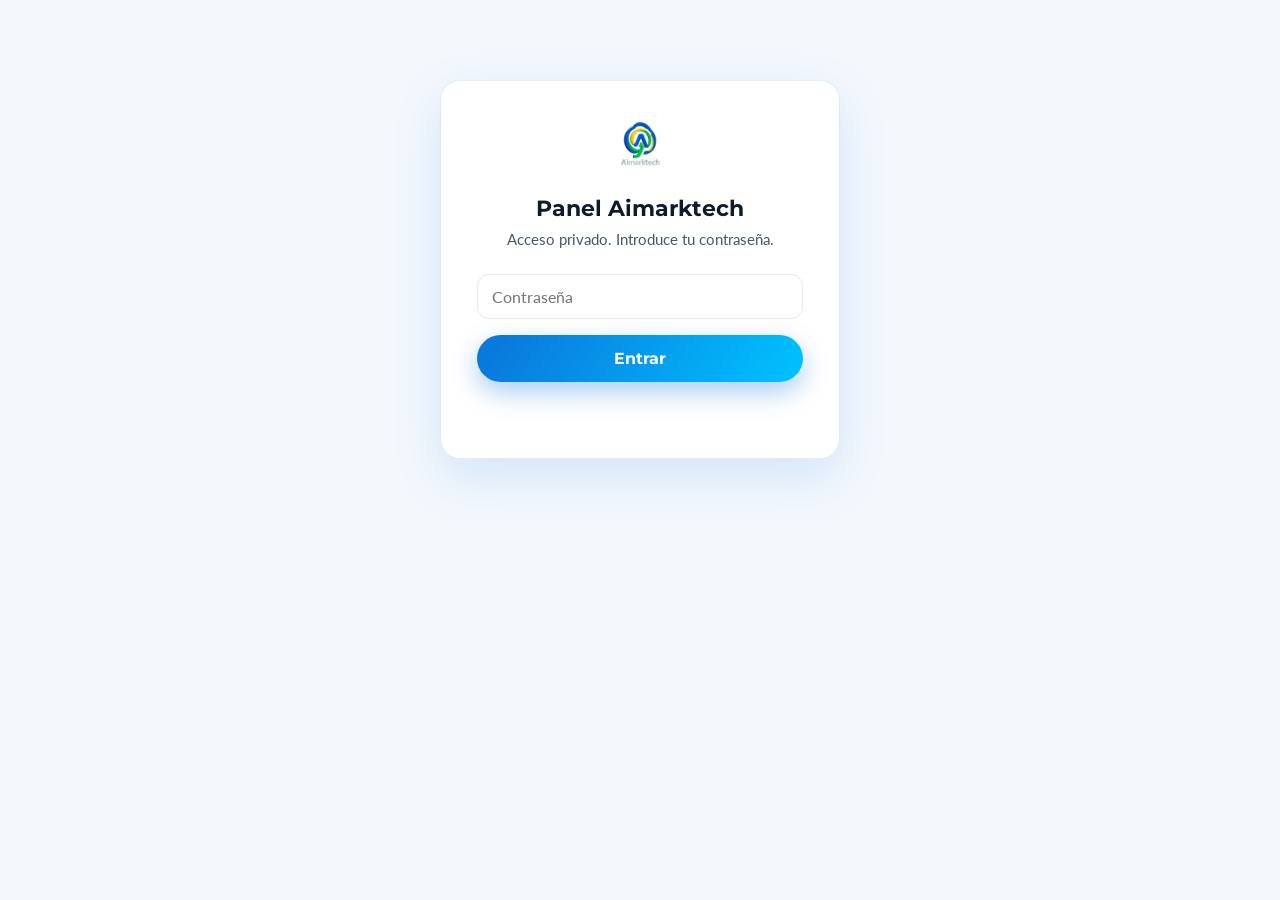
<file: admin.html>
<!DOCTYPE html>
<html lang="es-MX">
<head>
  <meta charset="UTF-8" />
  <meta name="viewport" content="width=device-width, initial-scale=1.0" />
  <title>Panel · Aimarktech</title>
  <meta name="robots" content="noindex, nofollow" />
  <link rel="icon" type="image/png" href="assets/logo.png" />

  <link rel="preconnect" href="https://fonts.googleapis.com" />
  <link rel="preconnect" href="https://fonts.gstatic.com" crossorigin />
  <link href="https://fonts.googleapis.com/css2?family=Lato:wght@400;700&family=Montserrat:wght@600;700;800;900&display=swap" rel="stylesheet" />

  <link rel="stylesheet" href="styles.css" />
  <link rel="stylesheet" href="assets/tools.css" />
  <style>
    body { background: var(--bg-soft); }
    .admin-wrap { width: min(1180px, 94%); margin: 36px auto 60px; }
    .admin-head { display: flex; align-items: flex-start; justify-content: space-between; flex-wrap: wrap; gap: 16px; margin-bottom: 8px; }
    .admin-head h1 { font-size: 1.7rem; font-weight: 900; display: flex; align-items: center; gap: 10px; }
    .admin-head .sub { color: var(--ink-soft); font-size: .95rem; margin-top: 2px; }
    .mode-badge { font-size: .84rem; margin-top: 8px; font-weight: 700; }
    .toolbar { display: flex; gap: 10px; flex-wrap: wrap; }
    .toolbar .btn { padding: 9px 16px; font-size: .9rem; }

    /* ---- KPIs ---- */
    .stats { display: grid; grid-template-columns: repeat(4, 1fr); gap: 14px; margin: 24px 0 14px; }
    .stat {
      background: #fff; border: 1px solid var(--line); border-radius: 16px; padding: 18px 20px;
      box-shadow: var(--shadow-sm); position: relative; overflow: hidden;
    }
    .stat::before { content: ""; position: absolute; left: 0; top: 0; bottom: 0; width: 4px; background: var(--grad); }
    .stat.is-star::before { background: linear-gradient(180deg, var(--green), var(--cyan)); }
    .stat .num { font-family: var(--font-head); font-weight: 900; font-size: 2rem; color: var(--ink); line-height: 1.1; }
    .stat.is-star .num { color: var(--green); }
    .stat .lbl { color: var(--ink-soft); font-size: .86rem; font-weight: 700; margin-top: 2px; }

    /* ---- Insights secundarios ---- */
    .insights { display: grid; grid-template-columns: repeat(3, 1fr); gap: 14px; margin-bottom: 22px; }
    .insight { background: #fff; border: 1px solid var(--line); border-radius: 14px; padding: 16px 18px; box-shadow: var(--shadow-sm); }
    .insight .ico { font-size: 1.2rem; }
    .insight .v { font-family: var(--font-head); font-weight: 800; font-size: 1.15rem; color: var(--ink); margin-top: 4px; }
    .insight .k { color: var(--ink-soft); font-size: .82rem; font-weight: 700; }

    /* ---- Gráfica de tendencia ---- */
    .panel-card { background: #fff; border: 1px solid var(--line); border-radius: 16px; padding: 20px 22px; box-shadow: var(--shadow-sm); margin-bottom: 22px; }
    .panel-card h3 { font-size: 1rem; font-weight: 800; margin-bottom: 4px; }
    .panel-card .muted { color: var(--ink-soft); font-size: .85rem; margin-bottom: 16px; }
    .trend { display: flex; align-items: flex-end; gap: 6px; height: 110px; }
    .trend .bar-wrap { flex: 1; display: flex; flex-direction: column; align-items: center; gap: 6px; height: 100%; justify-content: flex-end; }
    .trend .bar { width: 100%; max-width: 26px; min-height: 3px; border-radius: 6px 6px 0 0; background: var(--grad); transition: height .4s ease; }
    .trend .bar.zero { background: var(--line); }
    .trend .d { font-size: .66rem; color: var(--ink-soft); font-weight: 700; }

    /* ---- Controles ---- */
    .controls { display: flex; align-items: center; gap: 12px; flex-wrap: wrap; margin-bottom: 14px; }
    .tabs { display: inline-flex; background: #fff; border: 1px solid var(--line); border-radius: 50px; padding: 4px; gap: 2px; }
    .tab { border: none; background: transparent; padding: 8px 16px; border-radius: 50px; font-family: var(--font-head); font-weight: 800; font-size: .85rem; color: var(--ink-soft); cursor: pointer; transition: all .15s; }
    .tab.active { background: var(--grad); color: #fff; }
    .controls .spacer { flex: 1; }
    .ctrl-input, .ctrl-select { padding: 9px 14px; border: 1px solid var(--line); border-radius: 10px; font-family: var(--font-body); font-size: .9rem; background: #fff; color: var(--ink); }
    .ctrl-input { min-width: 220px; }

    /* ---- Tabla ---- */
    .lead-table { width: 100%; border-collapse: collapse; background: #fff; border-radius: 16px; overflow: hidden; box-shadow: var(--shadow-sm); }
    .lead-table th, .lead-table td { text-align: left; padding: 13px 16px; border-bottom: 1px solid var(--line); font-size: .92rem; vertical-align: top; }
    .lead-table th { background: var(--bg-soft); font-family: var(--font-head); font-weight: 800; color: var(--ink); white-space: nowrap; }
    .lead-table tr:last-child td { border-bottom: none; }
    .lead-table tbody tr { transition: background .12s; }
    .lead-table tbody tr:hover { background: var(--bg-soft); }
    .badge { display: inline-block; padding: 4px 11px; border-radius: 50px; font-size: .78rem; font-weight: 800; font-family: var(--font-head); white-space: nowrap; }
    .b-diag { background: rgba(10,116,218,.12); color: var(--blue); }
    .b-post { background: rgba(255,206,0,.18); color: #9a7b00; }
    .b-cita { background: rgba(40,167,69,.14); color: #1c7a33; }
    .score-pill { display: inline-block; padding: 2px 9px; border-radius: 50px; font-size: .74rem; font-weight: 800; font-family: var(--font-head); margin-left: 6px; }
    .score-hi { background: rgba(40,167,69,.16); color: #1c7a33; }
    .score-mid { background: rgba(255,206,0,.20); color: #9a7b00; }
    .score-lo { background: rgba(220,53,69,.14); color: #c02a39; }
    .row-actions { display: flex; gap: 6px; margin-top: 8px; flex-wrap: wrap; }
    .mini-btn { display: inline-flex; align-items: center; gap: 5px; padding: 5px 10px; border-radius: 8px; border: 1px solid var(--line); background: #fff; font-size: .78rem; font-weight: 700; font-family: var(--font-head); cursor: pointer; text-decoration: none; color: var(--ink); transition: all .12s; }
    .mini-btn:hover { border-color: var(--blue); color: var(--blue); }
    .mini-btn.wa:hover { border-color: var(--green); color: #1c7a33; }
    .contact-val { font-weight: 700; }
    .empty-state { text-align: center; padding: 56px 20px; color: var(--ink-soft); background: #fff; border: 1px solid var(--line); border-radius: 16px; }
    .empty-state .big { font-size: 3rem; display: block; margin-bottom: 12px; }

    /* ---- Login ---- */
    .login-box { max-width: 400px; margin: 80px auto; background: #fff; border: 1px solid var(--line); border-radius: 20px; padding: 36px; box-shadow: var(--shadow-md); text-align: center; }
    .login-box img { width: 56px; margin-bottom: 16px; }
    .login-box h1 { font-size: 1.4rem; margin-bottom: 6px; }
    .login-box p { color: var(--ink-soft); margin-bottom: 22px; font-size: .95rem; }
    .hidden { display: none !important; }
    .note-card { background: #fff; border: 1px dashed var(--blue); border-radius: 14px; padding: 18px; margin-top: 26px; font-size: .9rem; color: var(--ink-soft); }
    .note-card strong { color: var(--ink); }
    .note-card code { background: var(--bg-soft); border: 1px solid var(--line); padding: 2px 7px; border-radius: 6px; font-size: .85rem; }
    .toast { position: fixed; bottom: 26px; left: 50%; transform: translateX(-50%) translateY(20px); background: var(--ink); color: #fff; padding: 12px 22px; border-radius: 50px; font-weight: 700; font-size: .9rem; opacity: 0; pointer-events: none; transition: all .25s; z-index: 99; }
    .toast.show { opacity: 1; transform: translateX(-50%) translateY(0); }

    @media (max-width: 900px) {
      .stats { grid-template-columns: repeat(2, 1fr); }
      .insights { grid-template-columns: 1fr; }
    }
    @media (max-width: 760px) {
      .controls .ctrl-input { min-width: 0; flex: 1; }
      .lead-table thead { display: none; }
      .lead-table, .lead-table tbody, .lead-table tr, .lead-table td { display: block; width: 100%; }
      .lead-table tr { border-bottom: 8px solid var(--bg-soft); }
      .lead-table td { border: none; padding: 6px 16px; }
      .lead-table td::before { content: attr(data-l); font-weight: 800; font-family: var(--font-head); color: var(--ink-soft); display: block; font-size: .76rem; }
    }
  </style>
</head>
<body>

  <!-- LOGIN -->
  <div id="login" class="login-box">
    <img src="assets/logo.png" onerror="this.onerror=null;this.src='assets/logo.svg';" alt="Aimarktech" />
    <h1>Panel Aimarktech</h1>
    <p>Acceso privado. Introduce tu contraseña.</p>
    <form id="loginForm">
      <div class="tfield">
        <input type="password" id="pass" placeholder="Contraseña" autocomplete="current-password" />
      </div>
      <button class="btn btn-primary btn-block" type="submit">Entrar</button>
      <p class="form-status" id="loginStatus" style="color:#d33;"></p>
    </form>
  </div>

  <!-- PANEL -->
  <div id="panel" class="admin-wrap hidden">
    <div class="admin-head">
      <div>
        <h1>📊 Dashboard</h1>
        <p class="sub">Tu centro de control: prospectos, actividad y métricas de Aimarktech.</p>
        <p class="mode-badge" id="modeBadge"></p>
      </div>
      <div class="toolbar">
        <a href="herramientas" class="btn btn-ghost">← Herramientas</a>
        <button class="btn btn-ghost" id="btnExport">⬇️ Exportar</button>
        <button class="btn btn-primary" id="btnLogout">Salir</button>
      </div>
    </div>

    <!-- KPIs -->
    <div class="stats" id="stats"></div>

    <!-- Insights -->
    <div class="insights" id="insights"></div>

    <!-- Tendencia -->
    <div class="panel-card" id="trendCard">
      <h3>📈 Actividad de los últimos 14 días</h3>
      <p class="muted">Registros nuevos por día (diagnósticos, citas y posts).</p>
      <div class="trend" id="trend"></div>
    </div>

    <!-- Controles -->
    <div class="controls">
      <div class="tabs" id="tabs">
        <button class="tab active" data-view="prospectos">👥 Prospectos</button>
        <button class="tab" data-view="contenido">📱 Contenido</button>
        <button class="tab" data-view="todo">📋 Todo</button>
      </div>
      <div class="spacer"></div>
      <input type="search" class="ctrl-input" id="search" placeholder="🔎 Buscar por nombre, negocio o detalle…" />
      <select class="ctrl-select" id="dateFilter">
        <option value="all">Todo el tiempo</option>
        <option value="7">Últimos 7 días</option>
        <option value="30">Últimos 30 días</option>
      </select>
    </div>

    <div id="leadsContainer"></div>

    <div class="note-card">
      <strong>ℹ️ Cómo funciona este panel.</strong>
      <br>• <strong>👥 Prospectos</strong>: todos los registros con datos de contacto (diagnósticos, citas y posts donde el visitante dejó su contacto). Aquí están tus oportunidades de venta, con botones para escribirles directo.
      <br>• <strong>📱 Contenido</strong>: registro de todos los posts generados (lleven o no contacto).
      <br>• <strong>Modos automáticos</strong>: <strong>local</strong> (este navegador) o <strong>Supabase</strong> (centralizado, multi-dispositivo) si configuras <code>SUPABASE_URL</code>, <code>SUPABASE_SERVICE_KEY</code> y <code>ADMIN_TOKEN</code> en Netlify.
    </div>
  </div>

  <div class="toast" id="toast"></div>

  <script src="assets/admin.js"></script>
</body>
</html>
</file>
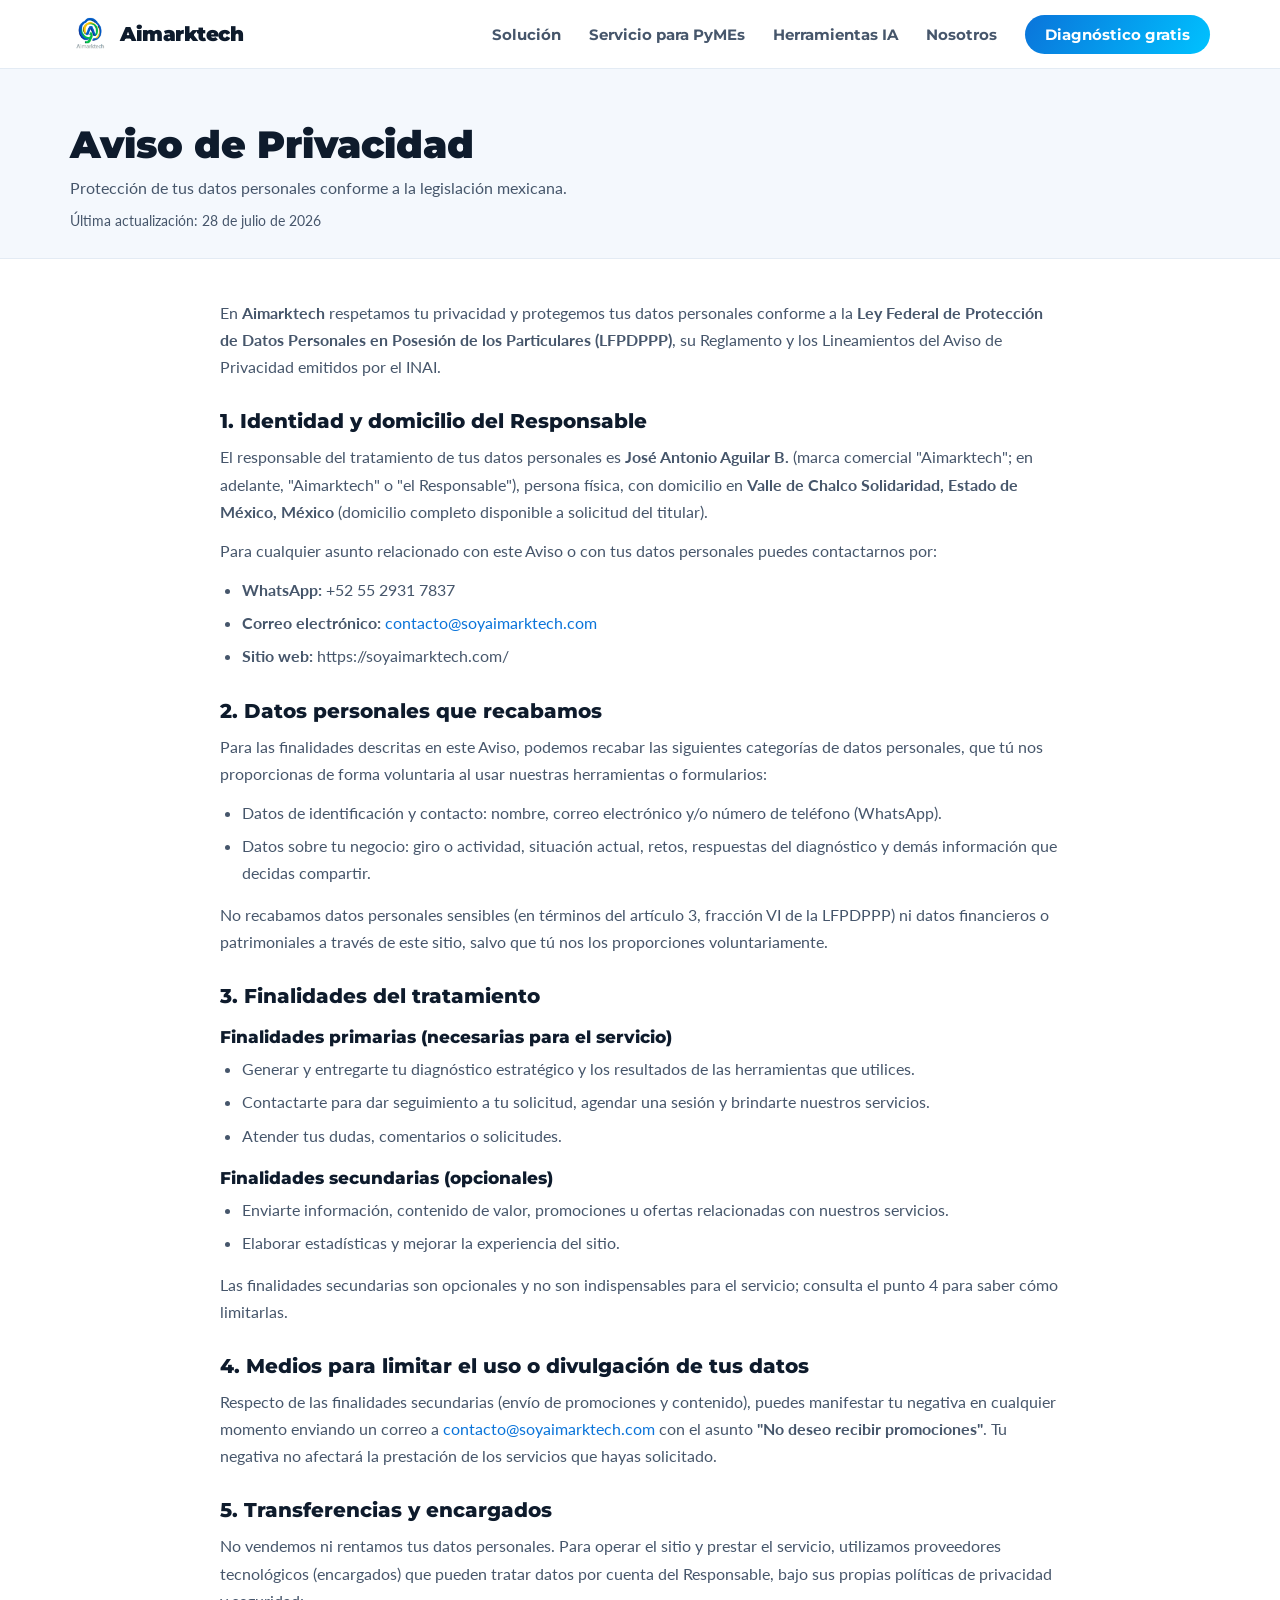
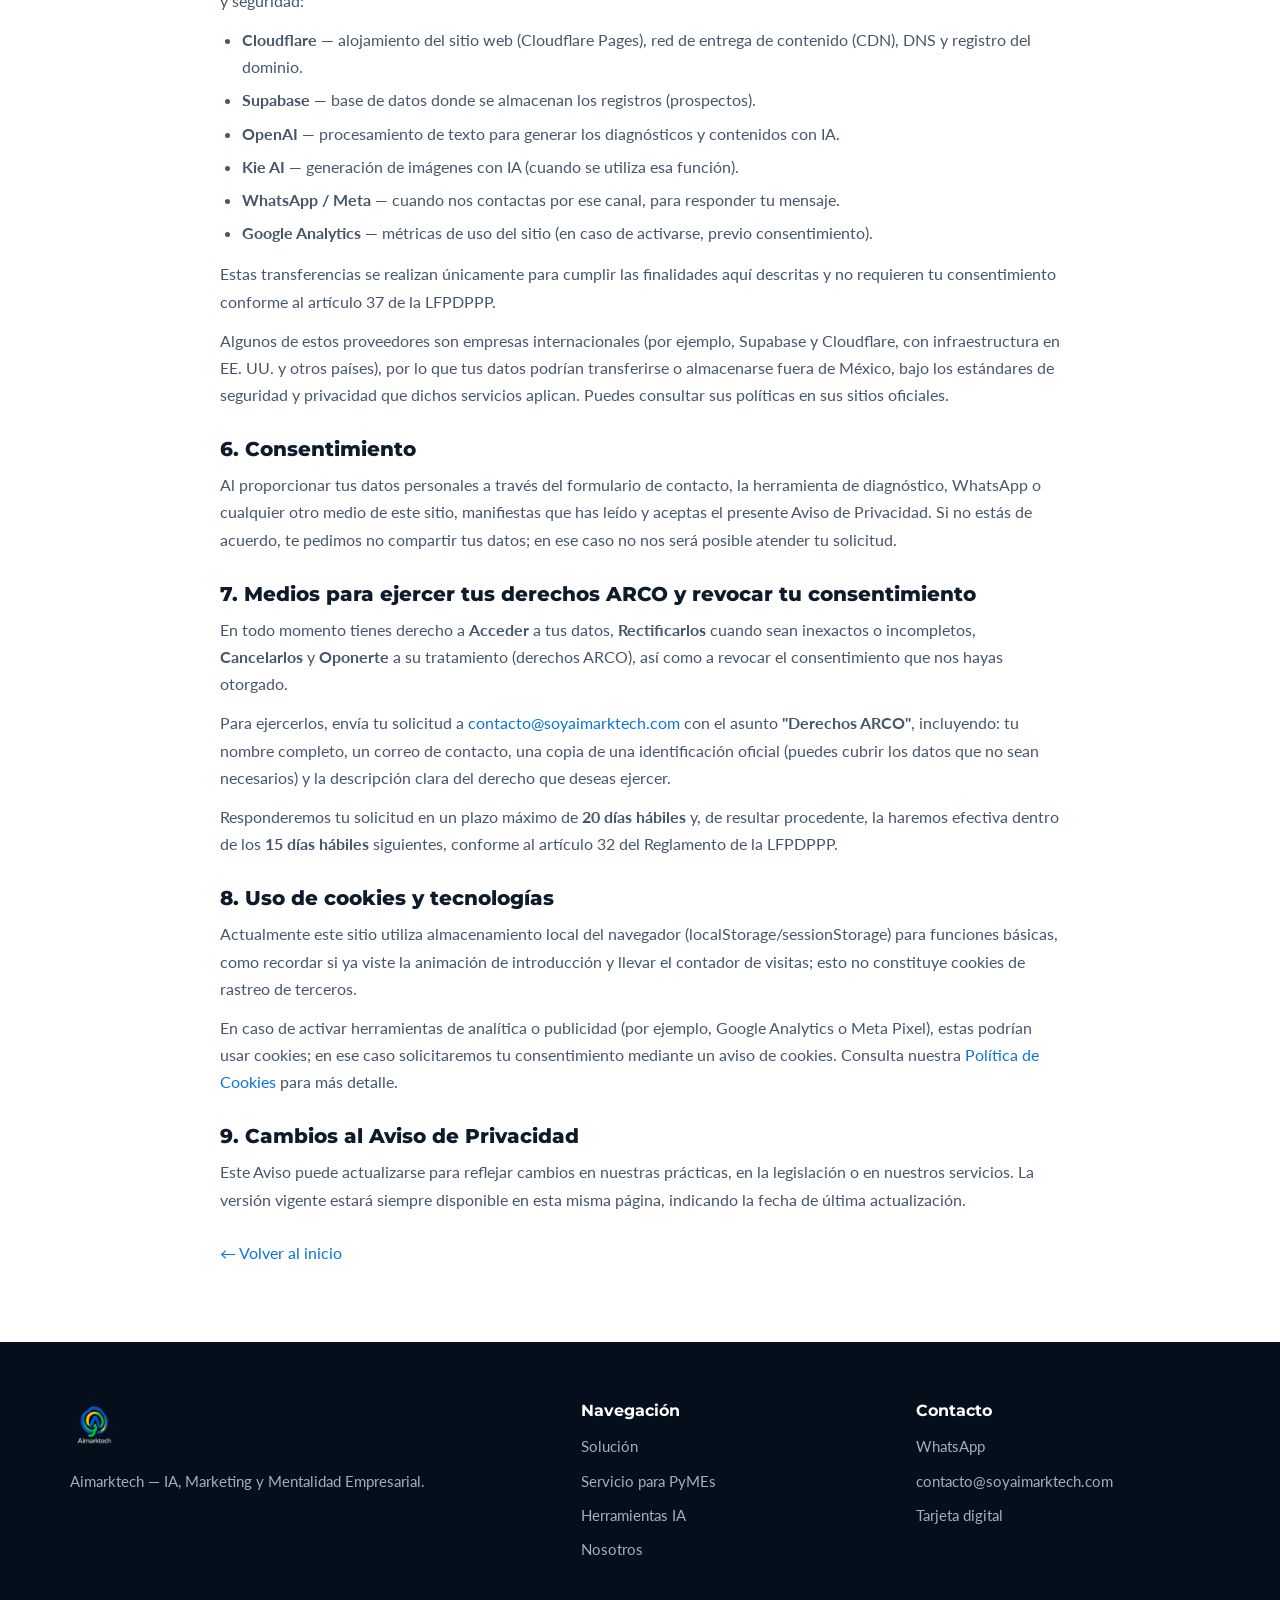
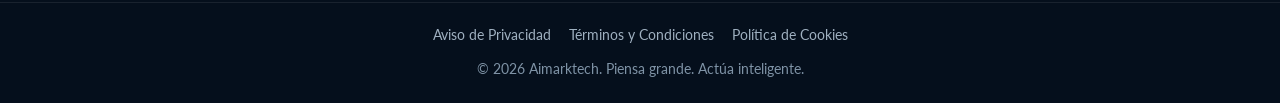
<file: aviso-de-privacidad.html>
<!DOCTYPE html>
<html lang="es-MX">
<head>
  <meta charset="UTF-8" />
  <meta name="viewport" content="width=device-width, initial-scale=1.0" />
  <title>Aviso de Privacidad | Aimarktech</title>
  <meta name="description" content="Aviso de Privacidad de Aimarktech conforme a la Ley Federal de Protección de Datos Personales en Posesión de los Particulares (LFPDPPP)." />
  <meta name="theme-color" content="#0A74DA" />
  <meta name="robots" content="noindex, follow" />
  <link rel="canonical" href="https://soyaimarktech.com/aviso-de-privacidad" />
  <link rel="icon" type="image/png" href="assets/logo.png" />

  <link rel="preconnect" href="https://fonts.googleapis.com" />
  <link rel="preconnect" href="https://fonts.gstatic.com" crossorigin />
  <link href="https://fonts.googleapis.com/css2?family=Lato:wght@400;700&family=Montserrat:wght@600;700;800;900&display=swap" rel="stylesheet" />
  <link rel="stylesheet" href="styles.css" />
</head>
<body>

  <header class="site-header" id="top">
    <nav class="nav container">
      <a href="/" class="brand" aria-label="Aimarktech inicio">
        <img src="assets/logo.png" onerror="this.onerror=null;this.src='assets/logo.svg';" alt="Logo Aimarktech" class="brand-logo" width="40" height="40" />
        <span class="brand-name">Aimarktech</span>
      </a>
      <button class="nav-toggle" id="navToggle" aria-label="Abrir menú" aria-expanded="false"><span></span><span></span><span></span></button>
      <ul class="nav-links" id="navLinks">
        <li><a href="/#solucion">Solución</a></li>
        <li><a href="sistema-digital-pymes">Servicio para PyMEs</a></li>
        <li><a href="herramientas">Herramientas IA</a></li>
        <li><a href="nosotros">Nosotros</a></li>
        <li><a href="herramientas#diagnostico" class="nav-cta">Diagnóstico gratis</a></li>
      </ul>
    </nav>
  </header>

  <section class="legal-hero">
    <div class="container">
      <h1>Aviso de Privacidad</h1>
      <p>Protección de tus datos personales conforme a la legislación mexicana.</p>
      <p class="legal-updated">Última actualización: 28 de julio de 2026</p>
    </div>
  </section>

  <main class="container legal-content">
    <p>En <strong>Aimarktech</strong> respetamos tu privacidad y protegemos tus datos personales conforme a la <strong>Ley Federal de Protección de Datos Personales en Posesión de los Particulares (LFPDPPP)</strong>, su Reglamento y los Lineamientos del Aviso de Privacidad emitidos por el INAI.</p>

    <h2>1. Identidad y domicilio del Responsable</h2>
    <p>El responsable del tratamiento de tus datos personales es <strong>José Antonio Aguilar B.</strong> (marca comercial "Aimarktech"; en adelante, "Aimarktech" o "el Responsable"), persona física, con domicilio en <strong>Valle de Chalco Solidaridad, Estado de México, México</strong> (domicilio completo disponible a solicitud del titular).</p>
    <p>Para cualquier asunto relacionado con este Aviso o con tus datos personales puedes contactarnos por:</p>
    <ul>
      <li><strong>WhatsApp:</strong> +52 55 2931 7837</li>
      <li><strong>Correo electrónico:</strong> <a href="mailto:contacto@soyaimarktech.com">contacto@soyaimarktech.com</a></li>
      <li><strong>Sitio web:</strong> https://soyaimarktech.com/</li>
    </ul>

    <h2>2. Datos personales que recabamos</h2>
    <p>Para las finalidades descritas en este Aviso, podemos recabar las siguientes categorías de datos personales, que tú nos proporcionas de forma voluntaria al usar nuestras herramientas o formularios:</p>
    <ul>
      <li>Datos de identificación y contacto: nombre, correo electrónico y/o número de teléfono (WhatsApp).</li>
      <li>Datos sobre tu negocio: giro o actividad, situación actual, retos, respuestas del diagnóstico y demás información que decidas compartir.</li>
    </ul>
    <p>No recabamos datos personales sensibles (en términos del artículo 3, fracción VI de la LFPDPPP) ni datos financieros o patrimoniales a través de este sitio, salvo que tú nos los proporciones voluntariamente.</p>

    <h2>3. Finalidades del tratamiento</h2>
    <h3>Finalidades primarias (necesarias para el servicio)</h3>
    <ul>
      <li>Generar y entregarte tu diagnóstico estratégico y los resultados de las herramientas que utilices.</li>
      <li>Contactarte para dar seguimiento a tu solicitud, agendar una sesión y brindarte nuestros servicios.</li>
      <li>Atender tus dudas, comentarios o solicitudes.</li>
    </ul>
    <h3>Finalidades secundarias (opcionales)</h3>
    <ul>
      <li>Enviarte información, contenido de valor, promociones u ofertas relacionadas con nuestros servicios.</li>
      <li>Elaborar estadísticas y mejorar la experiencia del sitio.</li>
    </ul>
    <p>Las finalidades secundarias son opcionales y no son indispensables para el servicio; consulta el punto 4 para saber cómo limitarlas.</p>

    <h2>4. Medios para limitar el uso o divulgación de tus datos</h2>
    <p>Respecto de las finalidades secundarias (envío de promociones y contenido), puedes manifestar tu negativa en cualquier momento enviando un correo a <a href="mailto:contacto@soyaimarktech.com">contacto@soyaimarktech.com</a> con el asunto <strong>"No deseo recibir promociones"</strong>. Tu negativa no afectará la prestación de los servicios que hayas solicitado.</p>

    <h2>5. Transferencias y encargados</h2>
    <p>No vendemos ni rentamos tus datos personales. Para operar el sitio y prestar el servicio, utilizamos proveedores tecnológicos (encargados) que pueden tratar datos por cuenta del Responsable, bajo sus propias políticas de privacidad y seguridad:</p>
    <ul>
      <li><strong>Cloudflare</strong> — alojamiento del sitio web (Cloudflare Pages), red de entrega de contenido (CDN), DNS y registro del dominio.</li>
      <li><strong>Supabase</strong> — base de datos donde se almacenan los registros (prospectos).</li>
      <li><strong>OpenAI</strong> — procesamiento de texto para generar los diagnósticos y contenidos con IA.</li>
      <li><strong>Kie AI</strong> — generación de imágenes con IA (cuando se utiliza esa función).</li>
      <li><strong>WhatsApp / Meta</strong> — cuando nos contactas por ese canal, para responder tu mensaje.</li>
      <li><strong>Google Analytics</strong> — métricas de uso del sitio (en caso de activarse, previo consentimiento).</li>
    </ul>
    <p>Estas transferencias se realizan únicamente para cumplir las finalidades aquí descritas y no requieren tu consentimiento conforme al artículo 37 de la LFPDPPP.</p>
    <p>Algunos de estos proveedores son empresas internacionales (por ejemplo, Supabase y Cloudflare, con infraestructura en EE. UU. y otros países), por lo que tus datos podrían transferirse o almacenarse fuera de México, bajo los estándares de seguridad y privacidad que dichos servicios aplican. Puedes consultar sus políticas en sus sitios oficiales.</p>

    <h2>6. Consentimiento</h2>
    <p>Al proporcionar tus datos personales a través del formulario de contacto, la herramienta de diagnóstico, WhatsApp o cualquier otro medio de este sitio, manifiestas que has leído y aceptas el presente Aviso de Privacidad. Si no estás de acuerdo, te pedimos no compartir tus datos; en ese caso no nos será posible atender tu solicitud.</p>

    <h2>7. Medios para ejercer tus derechos ARCO y revocar tu consentimiento</h2>
    <p>En todo momento tienes derecho a <strong>Acceder</strong> a tus datos, <strong>Rectificarlos</strong> cuando sean inexactos o incompletos, <strong>Cancelarlos</strong> y <strong>Oponerte</strong> a su tratamiento (derechos ARCO), así como a revocar el consentimiento que nos hayas otorgado.</p>
    <p>Para ejercerlos, envía tu solicitud a <a href="mailto:contacto@soyaimarktech.com">contacto@soyaimarktech.com</a> con el asunto <strong>"Derechos ARCO"</strong>, incluyendo: tu nombre completo, un correo de contacto, una copia de una identificación oficial (puedes cubrir los datos que no sean necesarios) y la descripción clara del derecho que deseas ejercer.</p>
    <p>Responderemos tu solicitud en un plazo máximo de <strong>20 días hábiles</strong> y, de resultar procedente, la haremos efectiva dentro de los <strong>15 días hábiles</strong> siguientes, conforme al artículo 32 del Reglamento de la LFPDPPP.</p>

    <h2>8. Uso de cookies y tecnologías</h2>
    <p>Actualmente este sitio utiliza almacenamiento local del navegador (localStorage/sessionStorage) para funciones básicas, como recordar si ya viste la animación de introducción y llevar el contador de visitas; esto no constituye cookies de rastreo de terceros.</p>
    <p>En caso de activar herramientas de analítica o publicidad (por ejemplo, Google Analytics o Meta Pixel), estas podrían usar cookies; en ese caso solicitaremos tu consentimiento mediante un aviso de cookies. Consulta nuestra <a href="cookies">Política de Cookies</a> para más detalle.</p>

    <h2>9. Cambios al Aviso de Privacidad</h2>
    <p>Este Aviso puede actualizarse para reflejar cambios en nuestras prácticas, en la legislación o en nuestros servicios. La versión vigente estará siempre disponible en esta misma página, indicando la fecha de última actualización.</p>

    <p style="margin-top:26px;"><a href="/">← Volver al inicio</a></p>
  </main>

  <footer class="site-footer">
    <div class="container footer-inner">
      <div class="footer-brand">
        <img src="assets/logo.png" onerror="this.onerror=null;this.src='assets/logo.svg';" alt="Logo Aimarktech" class="footer-logo" width="48" height="48" loading="lazy" decoding="async" />
        <p>Aimarktech — IA, Marketing y Mentalidad Empresarial.</p>
      </div>
      <div class="footer-links">
        <h4>Navegación</h4>
        <a href="/#solucion">Solución</a>
        <a href="sistema-digital-pymes">Servicio para PyMEs</a>
        <a href="herramientas">Herramientas IA</a>
        <a href="nosotros">Nosotros</a>
      </div>
      <div class="footer-contact">
        <h4>Contacto</h4>
        <a id="waFooter" href="https://wa.me/525529317837" target="_blank" rel="noopener">WhatsApp</a>
        <a href="mailto:contacto@soyaimarktech.com">contacto@soyaimarktech.com</a>
        <a href="https://s.blinq.me/MzcBebgiqBUE" target="_blank" rel="noopener">Tarjeta digital</a>
      </div>
    </div>
    <div class="footer-bottom">
      <nav class="footer-legal" aria-label="Enlaces legales">
        <a href="aviso-de-privacidad">Aviso de Privacidad</a>
        <a href="terminos">Términos y Condiciones</a>
        <a href="cookies">Política de Cookies</a>
      </nav>
      <p>© <span id="year"></span> Aimarktech. Piensa grande. Actúa inteligente.</p>
    </div>
  </footer>

  <script src="script.js"></script>
</body>
</html>
</file>
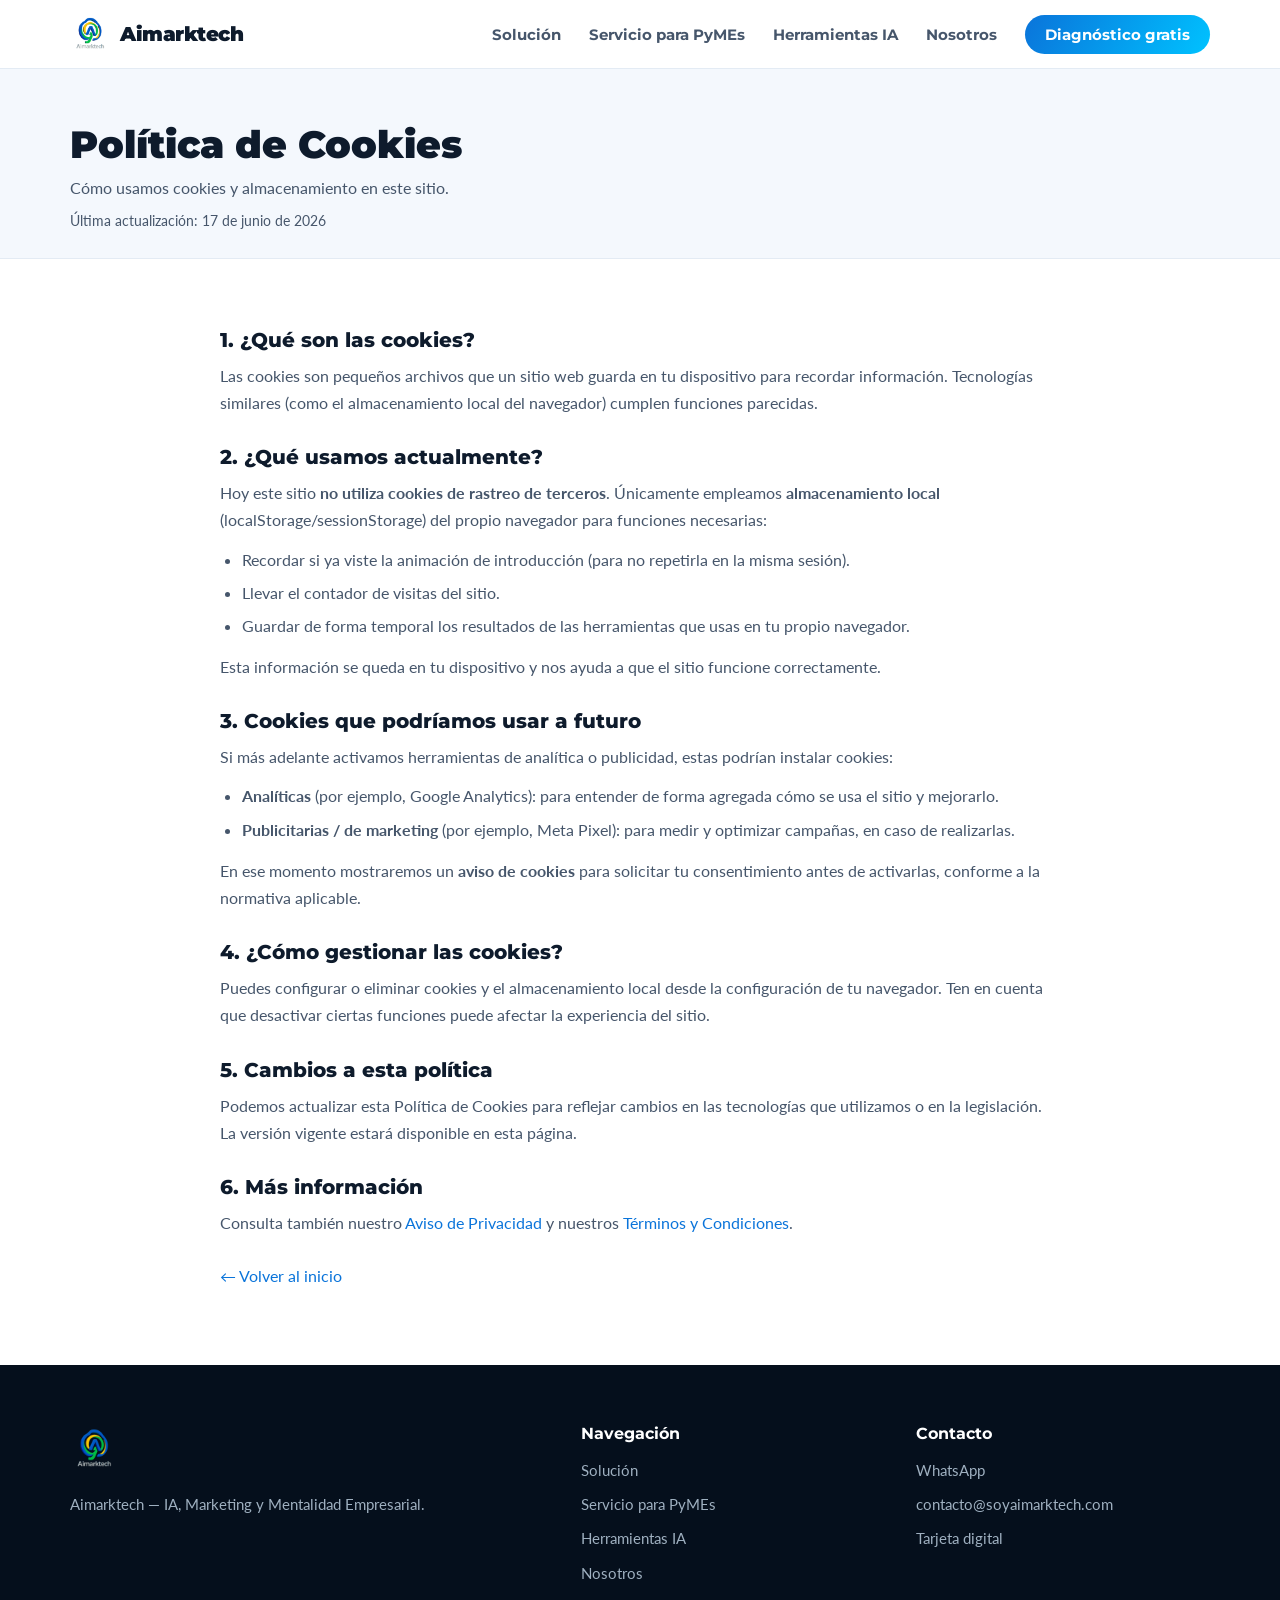
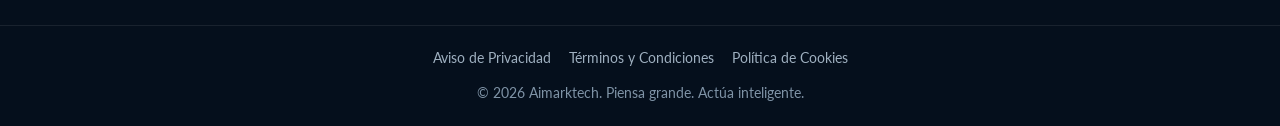
<file: cookies.html>
<!DOCTYPE html>
<html lang="es-MX">
<head>
  <meta charset="UTF-8" />
  <meta name="viewport" content="width=device-width, initial-scale=1.0" />
  <title>Política de Cookies | Aimarktech</title>
  <meta name="description" content="Política de Cookies y tecnologías de almacenamiento utilizadas en el sitio de Aimarktech." />
  <meta name="theme-color" content="#0A74DA" />
  <meta name="robots" content="noindex, follow" />
  <link rel="canonical" href="https://soyaimarktech.com/cookies" />
  <link rel="icon" type="image/png" href="assets/logo.png" />

  <link rel="preconnect" href="https://fonts.googleapis.com" />
  <link rel="preconnect" href="https://fonts.gstatic.com" crossorigin />
  <link href="https://fonts.googleapis.com/css2?family=Lato:wght@400;700&family=Montserrat:wght@600;700;800;900&display=swap" rel="stylesheet" />
  <link rel="stylesheet" href="styles.css" />
</head>
<body>

  <header class="site-header" id="top">
    <nav class="nav container">
      <a href="/" class="brand" aria-label="Aimarktech inicio">
        <img src="assets/logo.png" onerror="this.onerror=null;this.src='assets/logo.svg';" alt="Logo Aimarktech" class="brand-logo" width="40" height="40" />
        <span class="brand-name">Aimarktech</span>
      </a>
      <button class="nav-toggle" id="navToggle" aria-label="Abrir menú" aria-expanded="false"><span></span><span></span><span></span></button>
      <ul class="nav-links" id="navLinks">
        <li><a href="/#solucion">Solución</a></li>
        <li><a href="sistema-digital-pymes">Servicio para PyMEs</a></li>
        <li><a href="herramientas">Herramientas IA</a></li>
        <li><a href="nosotros">Nosotros</a></li>
        <li><a href="herramientas#diagnostico" class="nav-cta">Diagnóstico gratis</a></li>
      </ul>
    </nav>
  </header>

  <section class="legal-hero">
    <div class="container">
      <h1>Política de Cookies</h1>
      <p>Cómo usamos cookies y almacenamiento en este sitio.</p>
      <p class="legal-updated">Última actualización: 17 de junio de 2026</p>
    </div>
  </section>

  <main class="container legal-content">
    <h2>1. ¿Qué son las cookies?</h2>
    <p>Las cookies son pequeños archivos que un sitio web guarda en tu dispositivo para recordar información. Tecnologías similares (como el almacenamiento local del navegador) cumplen funciones parecidas.</p>

    <h2>2. ¿Qué usamos actualmente?</h2>
    <p>Hoy este sitio <strong>no utiliza cookies de rastreo de terceros</strong>. Únicamente empleamos <strong>almacenamiento local</strong> (localStorage/sessionStorage) del propio navegador para funciones necesarias:</p>
    <ul>
      <li>Recordar si ya viste la animación de introducción (para no repetirla en la misma sesión).</li>
      <li>Llevar el contador de visitas del sitio.</li>
      <li>Guardar de forma temporal los resultados de las herramientas que usas en tu propio navegador.</li>
    </ul>
    <p>Esta información se queda en tu dispositivo y nos ayuda a que el sitio funcione correctamente.</p>

    <h2>3. Cookies que podríamos usar a futuro</h2>
    <p>Si más adelante activamos herramientas de analítica o publicidad, estas podrían instalar cookies:</p>
    <ul>
      <li><strong>Analíticas</strong> (por ejemplo, Google Analytics): para entender de forma agregada cómo se usa el sitio y mejorarlo.</li>
      <li><strong>Publicitarias / de marketing</strong> (por ejemplo, Meta Pixel): para medir y optimizar campañas, en caso de realizarlas.</li>
    </ul>
    <p>En ese momento mostraremos un <strong>aviso de cookies</strong> para solicitar tu consentimiento antes de activarlas, conforme a la normativa aplicable.</p>

    <h2>4. ¿Cómo gestionar las cookies?</h2>
    <p>Puedes configurar o eliminar cookies y el almacenamiento local desde la configuración de tu navegador. Ten en cuenta que desactivar ciertas funciones puede afectar la experiencia del sitio.</p>

    <h2>5. Cambios a esta política</h2>
    <p>Podemos actualizar esta Política de Cookies para reflejar cambios en las tecnologías que utilizamos o en la legislación. La versión vigente estará disponible en esta página.</p>

    <h2>6. Más información</h2>
    <p>Consulta también nuestro <a href="aviso-de-privacidad">Aviso de Privacidad</a> y nuestros <a href="terminos">Términos y Condiciones</a>.</p>

    <p style="margin-top:26px;"><a href="/">← Volver al inicio</a></p>
  </main>

  <footer class="site-footer">
    <div class="container footer-inner">
      <div class="footer-brand">
        <img src="assets/logo.png" onerror="this.onerror=null;this.src='assets/logo.svg';" alt="Logo Aimarktech" class="footer-logo" width="48" height="48" loading="lazy" decoding="async" />
        <p>Aimarktech — IA, Marketing y Mentalidad Empresarial.</p>
      </div>
      <div class="footer-links">
        <h4>Navegación</h4>
        <a href="/#solucion">Solución</a>
        <a href="sistema-digital-pymes">Servicio para PyMEs</a>
        <a href="herramientas">Herramientas IA</a>
        <a href="nosotros">Nosotros</a>
      </div>
      <div class="footer-contact">
        <h4>Contacto</h4>
        <a id="waFooter" href="https://wa.me/525529317837" target="_blank" rel="noopener">WhatsApp</a>
        <a href="mailto:contacto@soyaimarktech.com">contacto@soyaimarktech.com</a>
        <a href="https://s.blinq.me/MzcBebgiqBUE" target="_blank" rel="noopener">Tarjeta digital</a>
      </div>
    </div>
    <div class="footer-bottom">
      <nav class="footer-legal" aria-label="Enlaces legales">
        <a href="aviso-de-privacidad">Aviso de Privacidad</a>
        <a href="terminos">Términos y Condiciones</a>
        <a href="cookies">Política de Cookies</a>
      </nav>
      <p>© <span id="year"></span> Aimarktech. Piensa grande. Actúa inteligente.</p>
    </div>
  </footer>

  <script src="script.js"></script>
</body>
</html>
</file>
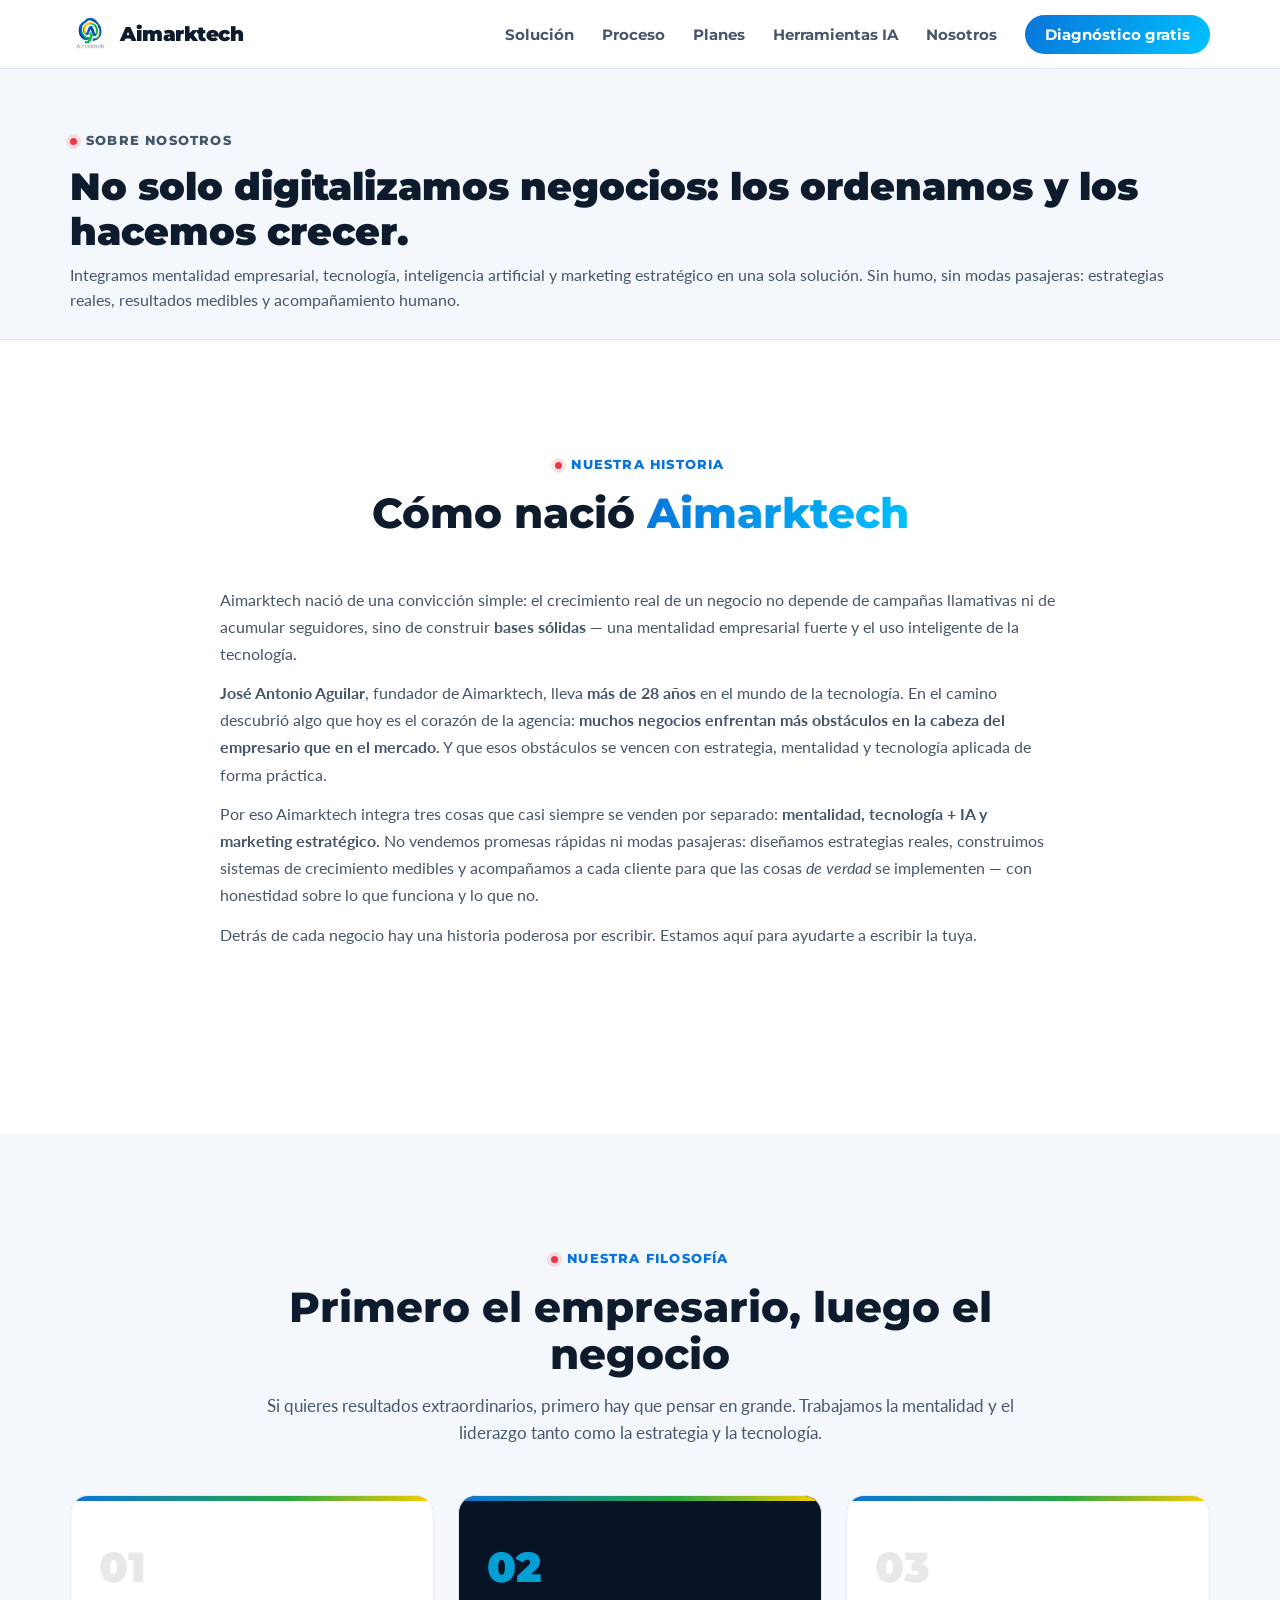
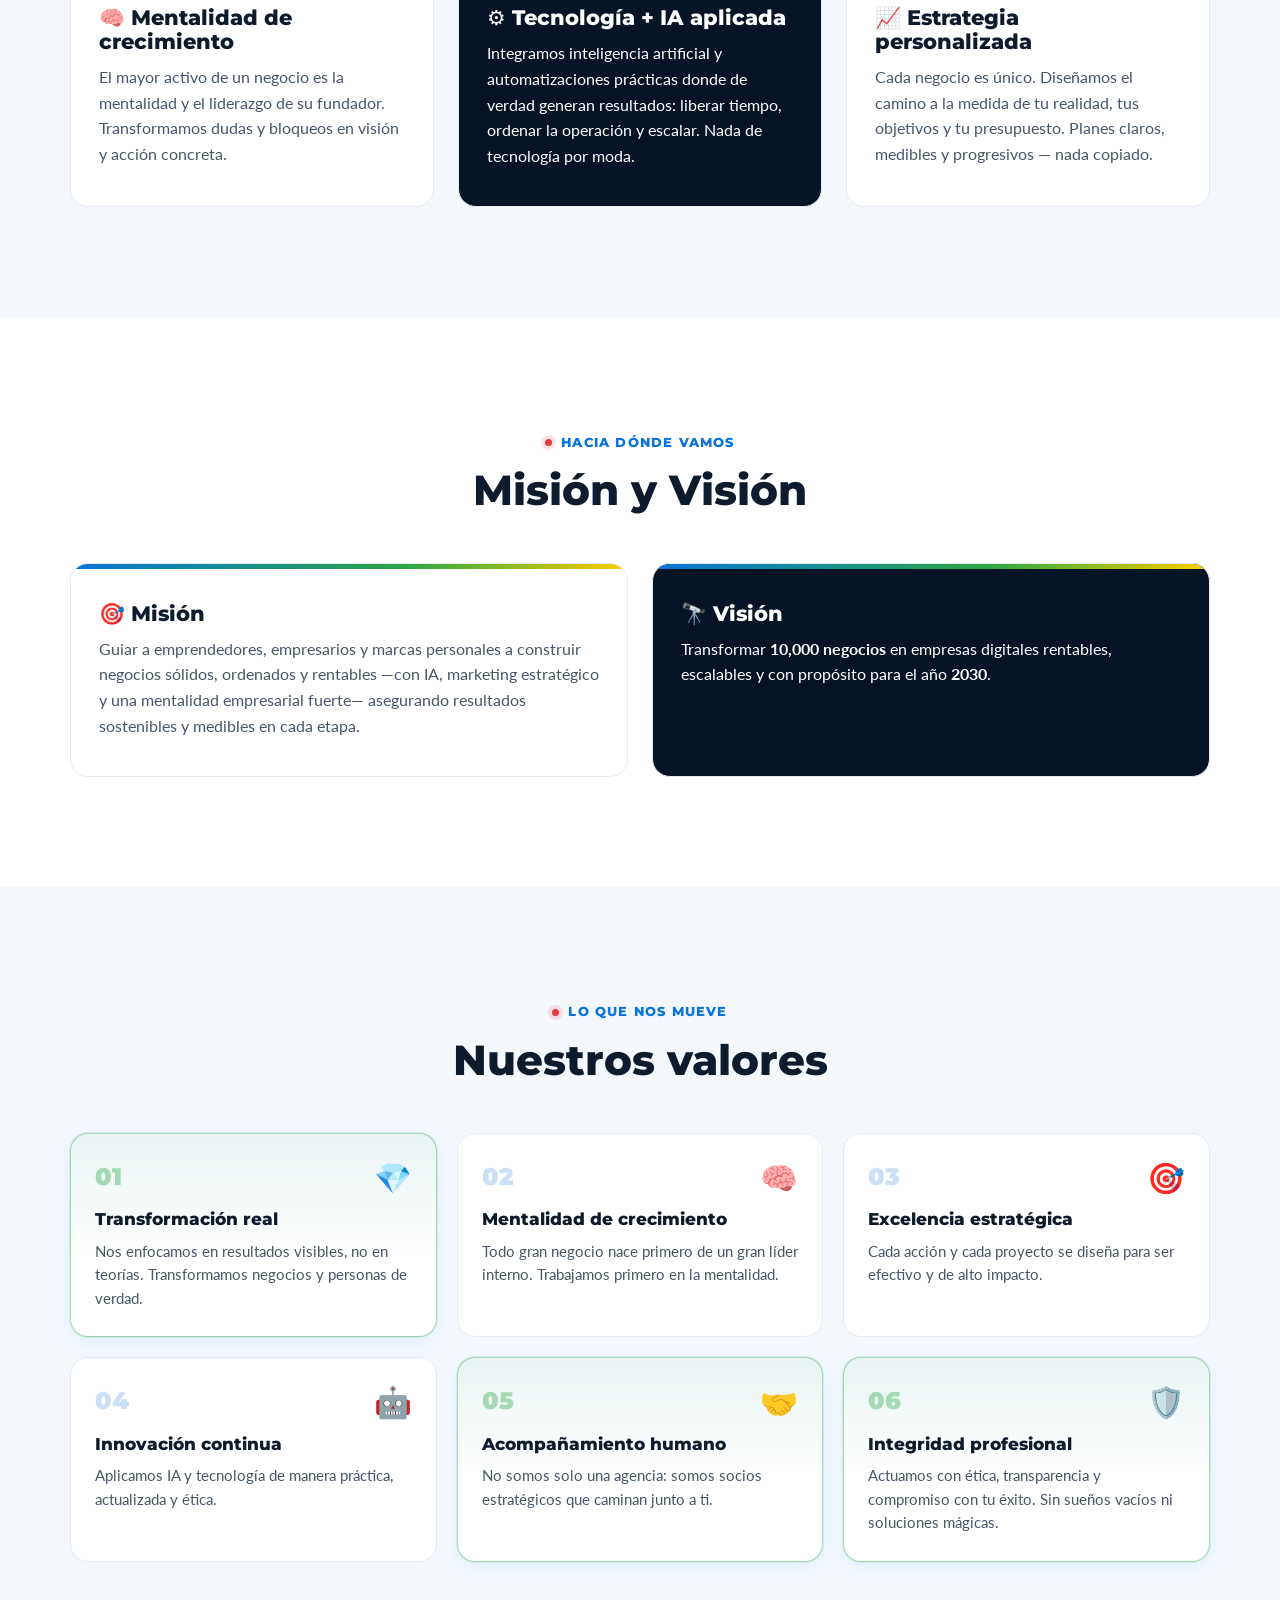
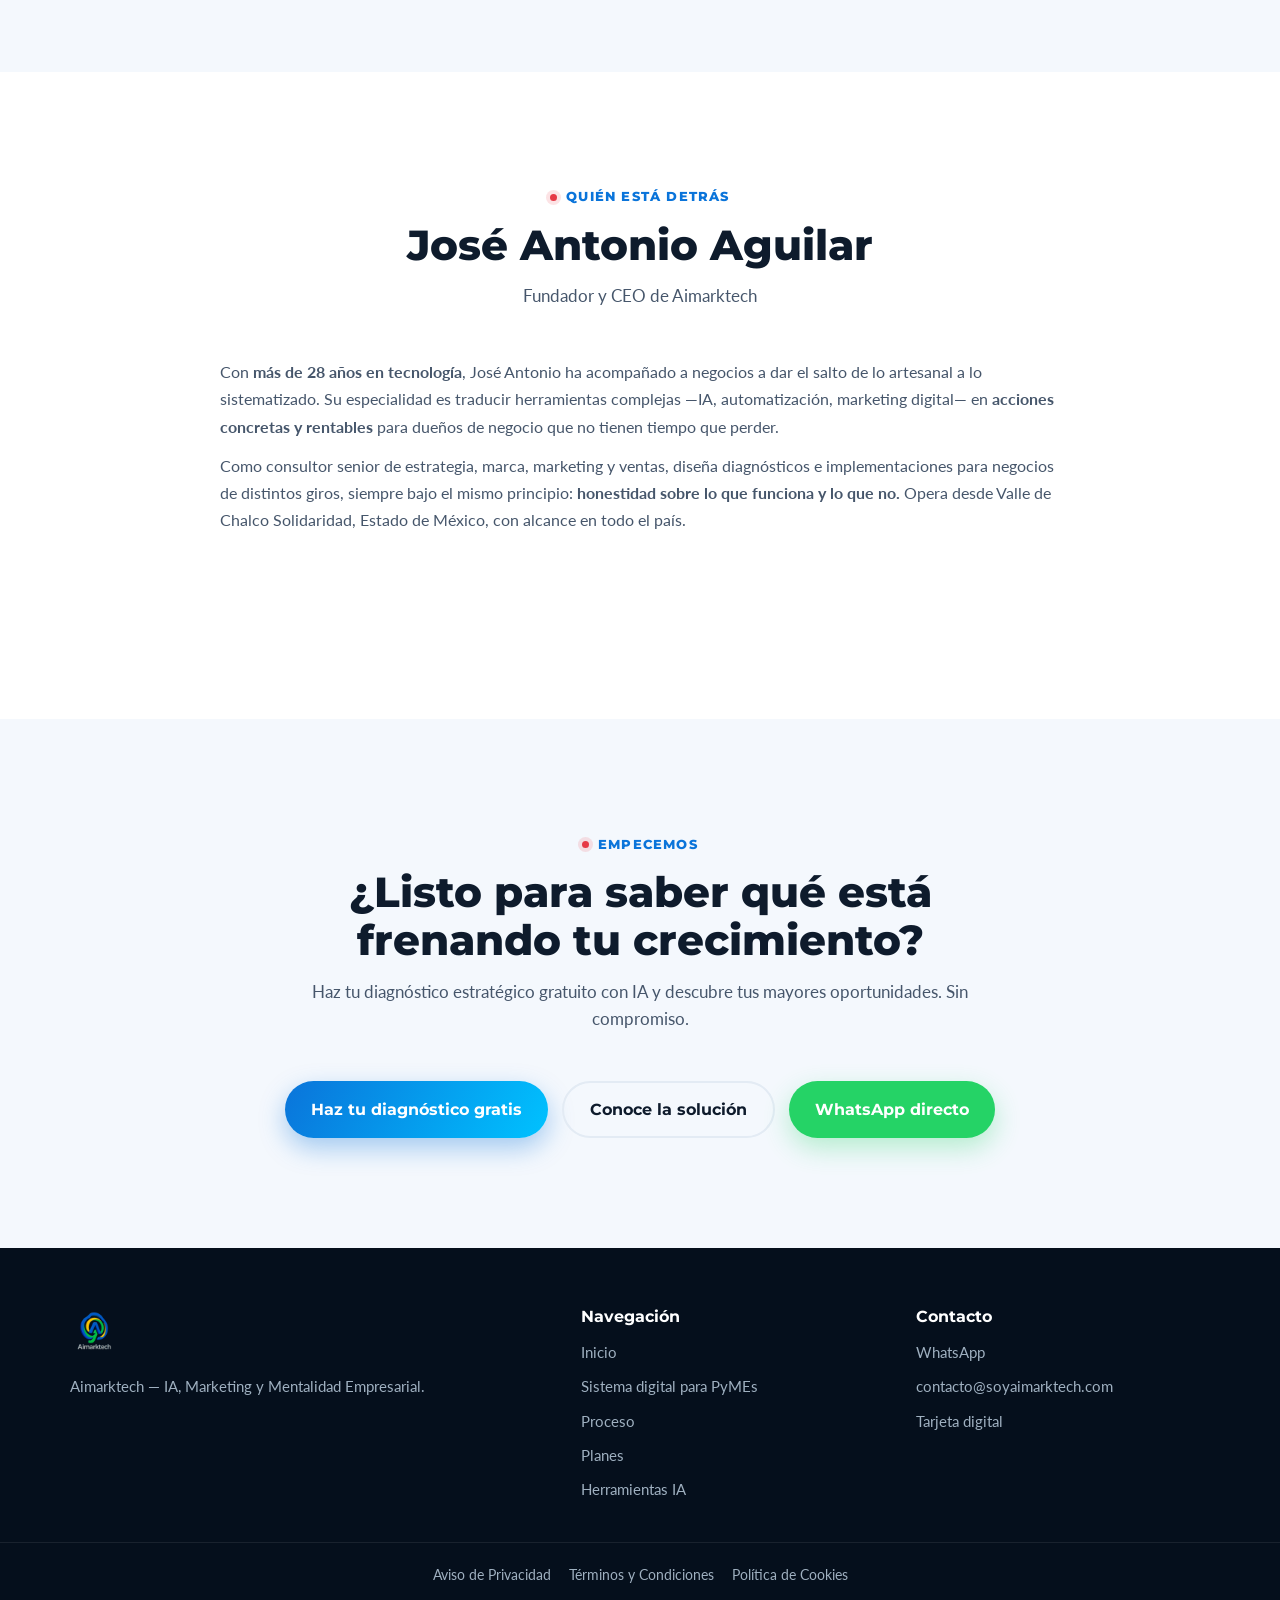
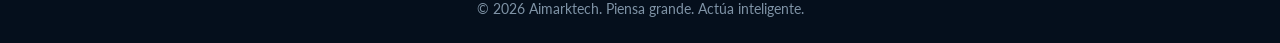
<file: nosotros.html>
<!DOCTYPE html>
<html lang="es-MX">
<head>
  <meta charset="UTF-8" />
  <meta name="viewport" content="width=device-width, initial-scale=1.0" />
  <title>Sobre nosotros | Aimarktech</title>
  <meta name="description" content="Aimarktech integra mentalidad empresarial, tecnología, IA y marketing para ordenar y hacer crecer tu PyME. Sin humo: estrategias reales, resultados medibles y acompañamiento humano. Fundada por José Antonio Aguilar." />
  <meta name="theme-color" content="#0A74DA" />
  <meta name="robots" content="index, follow" />
  <link rel="canonical" href="https://soyaimarktech.com/nosotros" />

  <!-- Open Graph / Twitter -->
  <meta property="og:type" content="website" />
  <meta property="og:site_name" content="Aimarktech" />
  <meta property="og:title" content="Sobre nosotros | Aimarktech" />
  <meta property="og:description" content="Mentalidad + Tecnología + IA + Marketing para ordenar y hacer crecer tu negocio. Sin humo: resultados medibles y acompañamiento humano." />
  <meta property="og:url" content="https://soyaimarktech.com/nosotros" />
  <meta property="og:image" content="https://soyaimarktech.com/assets/logo.png" />
  <meta name="twitter:card" content="summary" />
  <meta name="twitter:title" content="Sobre nosotros | Aimarktech" />
  <meta name="twitter:description" content="Mentalidad + Tecnología + IA + Marketing para ordenar y hacer crecer tu negocio. Sin humo." />
  <meta name="twitter:image" content="https://soyaimarktech.com/assets/logo.png" />

  <link rel="icon" type="image/png" href="assets/logo.png" />

  <link rel="preconnect" href="https://fonts.googleapis.com" />
  <link rel="preconnect" href="https://fonts.gstatic.com" crossorigin />
  <link href="https://fonts.googleapis.com/css2?family=Lato:wght@400;700&family=Montserrat:wght@600;700;800;900&display=swap" rel="stylesheet" />
  <link rel="stylesheet" href="styles.css" />

  <script type="application/ld+json">
  {
    "@context": "https://schema.org",
    "@graph": [
      {
        "@type": "AboutPage",
        "@id": "https://soyaimarktech.com/nosotros#aboutpage",
        "url": "https://soyaimarktech.com/nosotros",
        "name": "Sobre nosotros | Aimarktech",
        "isPartOf": { "@id": "https://soyaimarktech.com/#website" },
        "about": { "@id": "https://soyaimarktech.com/#business" }
      },
      {
        "@type": "Person",
        "@id": "https://soyaimarktech.com/#fundador",
        "name": "José Antonio Aguilar",
        "jobTitle": "Fundador y CEO",
        "worksFor": { "@id": "https://soyaimarktech.com/#business" },
        "description": "Consultor con más de 28 años de experiencia en tecnología, especializado en integrar inteligencia artificial, marketing estratégico y mentalidad empresarial para PyMEs en México."
      }
    ]
  }
  </script>
</head>
<body>

  <header class="site-header" id="top">
    <nav class="nav container">
      <a href="/" class="brand" aria-label="Aimarktech inicio">
        <img src="assets/logo.png" onerror="this.onerror=null;this.src='assets/logo.svg';" alt="Logo Aimarktech" class="brand-logo" width="40" height="40" />
        <span class="brand-name">Aimarktech</span>
      </a>
      <button class="nav-toggle" id="navToggle" aria-label="Abrir menú" aria-expanded="false"><span></span><span></span><span></span></button>
      <ul class="nav-links" id="navLinks">
        <li><a href="sistema-digital-pymes">Solución</a></li>
        <li><a href="/#proceso">Proceso</a></li>
        <li><a href="/#planes">Planes</a></li>
        <li><a href="herramientas">Herramientas IA</a></li>
        <li><a href="nosotros" aria-current="page">Nosotros</a></li>
        <li><a href="herramientas#diagnostico" class="nav-cta">Diagnóstico gratis</a></li>
      </ul>
    </nav>
  </header>

  <!-- ===================== HERO ===================== -->
  <section class="legal-hero">
    <div class="container">
      <p class="eyebrow">Sobre nosotros</p>
      <h1>No solo digitalizamos negocios: los ordenamos y los hacemos crecer.</h1>
      <p>Integramos mentalidad empresarial, tecnología, inteligencia artificial y marketing estratégico en una sola solución. Sin humo, sin modas pasajeras: estrategias reales, resultados medibles y acompañamiento humano.</p>
    </div>
  </section>

  <main>
    <!-- ===================== HISTORIA ===================== -->
    <section class="section">
      <div class="container">
        <div class="section-head center">
          <p class="eyebrow">Nuestra historia</p>
          <h2>Cómo nació <span class="grad-text">Aimarktech</span></h2>
        </div>
        <div class="legal-content" style="padding-top:0;">
          <p>Aimarktech nació de una convicción simple: el crecimiento real de un negocio no depende de campañas llamativas ni de acumular seguidores, sino de construir <strong>bases sólidas</strong> — una mentalidad empresarial fuerte y el uso inteligente de la tecnología.</p>
          <p><strong>José Antonio Aguilar</strong>, fundador de Aimarktech, lleva <strong>más de 28 años</strong> en el mundo de la tecnología. En el camino descubrió algo que hoy es el corazón de la agencia: <strong>muchos negocios enfrentan más obstáculos en la cabeza del empresario que en el mercado.</strong> Y que esos obstáculos se vencen con estrategia, mentalidad y tecnología aplicada de forma práctica.</p>
          <p>Por eso Aimarktech integra tres cosas que casi siempre se venden por separado: <strong>mentalidad, tecnología + IA y marketing estratégico.</strong> No vendemos promesas rápidas ni modas pasajeras: diseñamos estrategias reales, construimos sistemas de crecimiento medibles y acompañamos a cada cliente para que las cosas <em>de verdad</em> se implementen — con honestidad sobre lo que funciona y lo que no.</p>
          <p>Detrás de cada negocio hay una historia poderosa por escribir. Estamos aquí para ayudarte a escribir la tuya.</p>
        </div>
      </div>
    </section>

    <!-- ===================== FILOSOFÍA ===================== -->
    <section class="section" style="background:var(--bg-soft);">
      <div class="container">
        <div class="section-head center">
          <p class="eyebrow">Nuestra filosofía</p>
          <h2>Primero el empresario, luego el negocio</h2>
          <p class="section-lead">Si quieres resultados extraordinarios, primero hay que pensar en grande. Trabajamos la mentalidad y el liderazgo tanto como la estrategia y la tecnología.</p>
        </div>
        <div class="metodo-grid">
          <article class="metodo-card">
            <div class="metodo-num">01</div>
            <h3>🧠 Mentalidad de crecimiento</h3>
            <p>El mayor activo de un negocio es la mentalidad y el liderazgo de su fundador. Transformamos dudas y bloqueos en visión y acción concreta.</p>
          </article>
          <article class="metodo-card highlight">
            <div class="metodo-num">02</div>
            <h3>⚙️ Tecnología + IA aplicada</h3>
            <p>Integramos inteligencia artificial y automatizaciones prácticas donde de verdad generan resultados: liberar tiempo, ordenar la operación y escalar. Nada de tecnología por moda.</p>
          </article>
          <article class="metodo-card">
            <div class="metodo-num">03</div>
            <h3>📈 Estrategia personalizada</h3>
            <p>Cada negocio es único. Diseñamos el camino a la medida de tu realidad, tus objetivos y tu presupuesto. Planes claros, medibles y progresivos — nada copiado.</p>
          </article>
        </div>
      </div>
    </section>

    <!-- ===================== MISIÓN / VISIÓN ===================== -->
    <section class="section">
      <div class="container">
        <div class="section-head center">
          <p class="eyebrow">Hacia dónde vamos</p>
          <h2>Misión y Visión</h2>
        </div>
        <div class="metodo-grid" style="grid-template-columns:repeat(2,1fr);">
          <article class="metodo-card">
            <h3>🎯 Misión</h3>
            <p>Guiar a emprendedores, empresarios y marcas personales a construir negocios sólidos, ordenados y rentables —con IA, marketing estratégico y una mentalidad empresarial fuerte— asegurando resultados sostenibles y medibles en cada etapa.</p>
          </article>
          <article class="metodo-card highlight">
            <h3>🔭 Visión</h3>
            <p>Transformar <strong>10,000 negocios</strong> en empresas digitales rentables, escalables y con propósito para el año <strong>2030</strong>.</p>
          </article>
        </div>
      </div>
    </section>

    <!-- ===================== VALORES ===================== -->
    <section class="section" style="background:var(--bg-soft);">
      <div class="container">
        <div class="section-head center">
          <p class="eyebrow">Lo que nos mueve</p>
          <h2>Nuestros valores</h2>
        </div>
        <div class="ventaja-grid">
          <div class="ventaja-card is-key">
            <div class="ventaja-top"><span class="ventaja-num">01</span><span class="ventaja-ico">💎</span></div>
            <h3>Transformación real</h3>
            <p>Nos enfocamos en resultados visibles, no en teorías. Transformamos negocios y personas de verdad.</p>
          </div>
          <div class="ventaja-card">
            <div class="ventaja-top"><span class="ventaja-num">02</span><span class="ventaja-ico">🧠</span></div>
            <h3>Mentalidad de crecimiento</h3>
            <p>Todo gran negocio nace primero de un gran líder interno. Trabajamos primero en la mentalidad.</p>
          </div>
          <div class="ventaja-card">
            <div class="ventaja-top"><span class="ventaja-num">03</span><span class="ventaja-ico">🎯</span></div>
            <h3>Excelencia estratégica</h3>
            <p>Cada acción y cada proyecto se diseña para ser efectivo y de alto impacto.</p>
          </div>
          <div class="ventaja-card">
            <div class="ventaja-top"><span class="ventaja-num">04</span><span class="ventaja-ico">🤖</span></div>
            <h3>Innovación continua</h3>
            <p>Aplicamos IA y tecnología de manera práctica, actualizada y ética.</p>
          </div>
          <div class="ventaja-card is-key">
            <div class="ventaja-top"><span class="ventaja-num">05</span><span class="ventaja-ico">🤝</span></div>
            <h3>Acompañamiento humano</h3>
            <p>No somos solo una agencia: somos socios estratégicos que caminan junto a ti.</p>
          </div>
          <div class="ventaja-card is-key">
            <div class="ventaja-top"><span class="ventaja-num">06</span><span class="ventaja-ico">🛡️</span></div>
            <h3>Integridad profesional</h3>
            <p>Actuamos con ética, transparencia y compromiso con tu éxito. Sin sueños vacíos ni soluciones mágicas.</p>
          </div>
        </div>
      </div>
    </section>

    <!-- ===================== FUNDADOR ===================== -->
    <section class="section">
      <div class="container">
        <div class="section-head center">
          <p class="eyebrow">Quién está detrás</p>
          <h2>José Antonio Aguilar</h2>
          <p class="section-lead">Fundador y CEO de Aimarktech</p>
        </div>
        <div class="legal-content" style="padding-top:0;">
          <p>Con <strong>más de 28 años en tecnología</strong>, José Antonio ha acompañado a negocios a dar el salto de lo artesanal a lo sistematizado. Su especialidad es traducir herramientas complejas —IA, automatización, marketing digital— en <strong>acciones concretas y rentables</strong> para dueños de negocio que no tienen tiempo que perder.</p>
          <p>Como consultor senior de estrategia, marca, marketing y ventas, diseña diagnósticos e implementaciones para negocios de distintos giros, siempre bajo el mismo principio: <strong>honestidad sobre lo que funciona y lo que no.</strong> Opera desde Valle de Chalco Solidaridad, Estado de México, con alcance en todo el país.</p>
        </div>
      </div>
    </section>

    <!-- ===================== CTA ===================== -->
    <section class="section" style="background:var(--bg-soft);">
      <div class="container" style="text-align:center; max-width:720px;">
        <div class="section-head center">
          <p class="eyebrow">Empecemos</p>
          <h2>¿Listo para saber qué está frenando tu crecimiento?</h2>
          <p class="section-lead">Haz tu diagnóstico estratégico gratuito con IA y descubre tus mayores oportunidades. Sin compromiso.</p>
        </div>
        <div style="display:flex; gap:14px; justify-content:center; flex-wrap:wrap;">
          <a class="btn btn-primary" href="herramientas#diagnostico">Haz tu diagnóstico gratis</a>
          <a class="btn btn-ghost" href="sistema-digital-pymes">Conoce la solución</a>
          <a class="btn btn-whatsapp" id="waNosotros" href="https://wa.me/525529317837" target="_blank" rel="noopener">WhatsApp directo</a>
        </div>
      </div>
    </section>
  </main>

  <footer class="site-footer">
    <div class="container footer-inner">
      <div class="footer-brand">
        <img src="assets/logo.png" onerror="this.onerror=null;this.src='assets/logo.svg';" alt="Logo Aimarktech" class="footer-logo" width="48" height="48" loading="lazy" decoding="async" />
        <p>Aimarktech — IA, Marketing y Mentalidad Empresarial.</p>
      </div>
      <div class="footer-links">
        <h4>Navegación</h4>
        <a href="/">Inicio</a>
        <a href="sistema-digital-pymes">Sistema digital para PyMEs</a>
        <a href="/#proceso">Proceso</a>
        <a href="/#planes">Planes</a>
        <a href="herramientas">Herramientas IA</a>
      </div>
      <div class="footer-contact">
        <h4>Contacto</h4>
        <a id="waFooter" href="https://wa.me/525529317837" target="_blank" rel="noopener">WhatsApp</a>
        <a href="mailto:contacto@soyaimarktech.com">contacto@soyaimarktech.com</a>
        <a href="https://s.blinq.me/MzcBebgiqBUE" target="_blank" rel="noopener">Tarjeta digital</a>
      </div>
    </div>
    <div class="footer-bottom">
      <nav class="footer-legal" aria-label="Enlaces legales">
        <a href="aviso-de-privacidad">Aviso de Privacidad</a>
        <a href="terminos">Términos y Condiciones</a>
        <a href="cookies">Política de Cookies</a>
      </nav>
      <p>© <span id="year"></span> Aimarktech. Piensa grande. Actúa inteligente.</p>
    </div>
  </footer>

  <script src="script.js"></script>
</body>
</html>
</file>
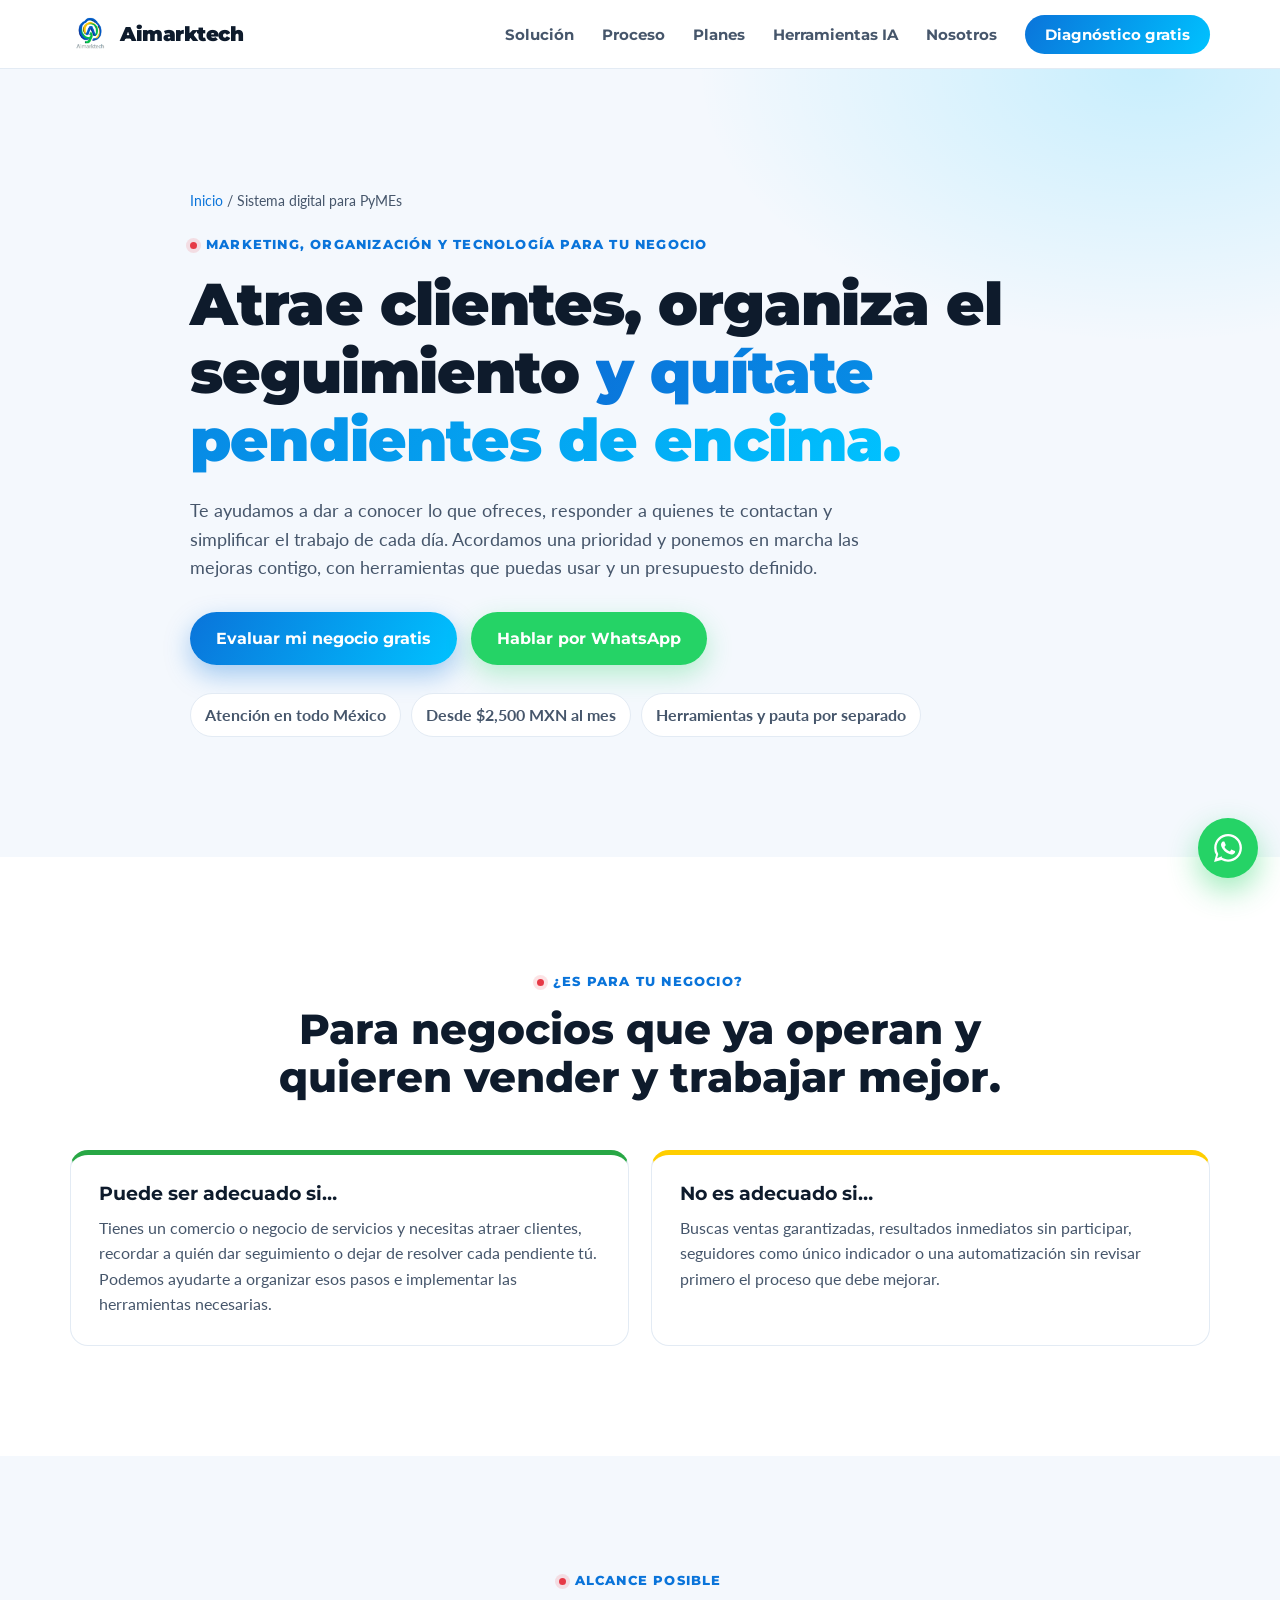
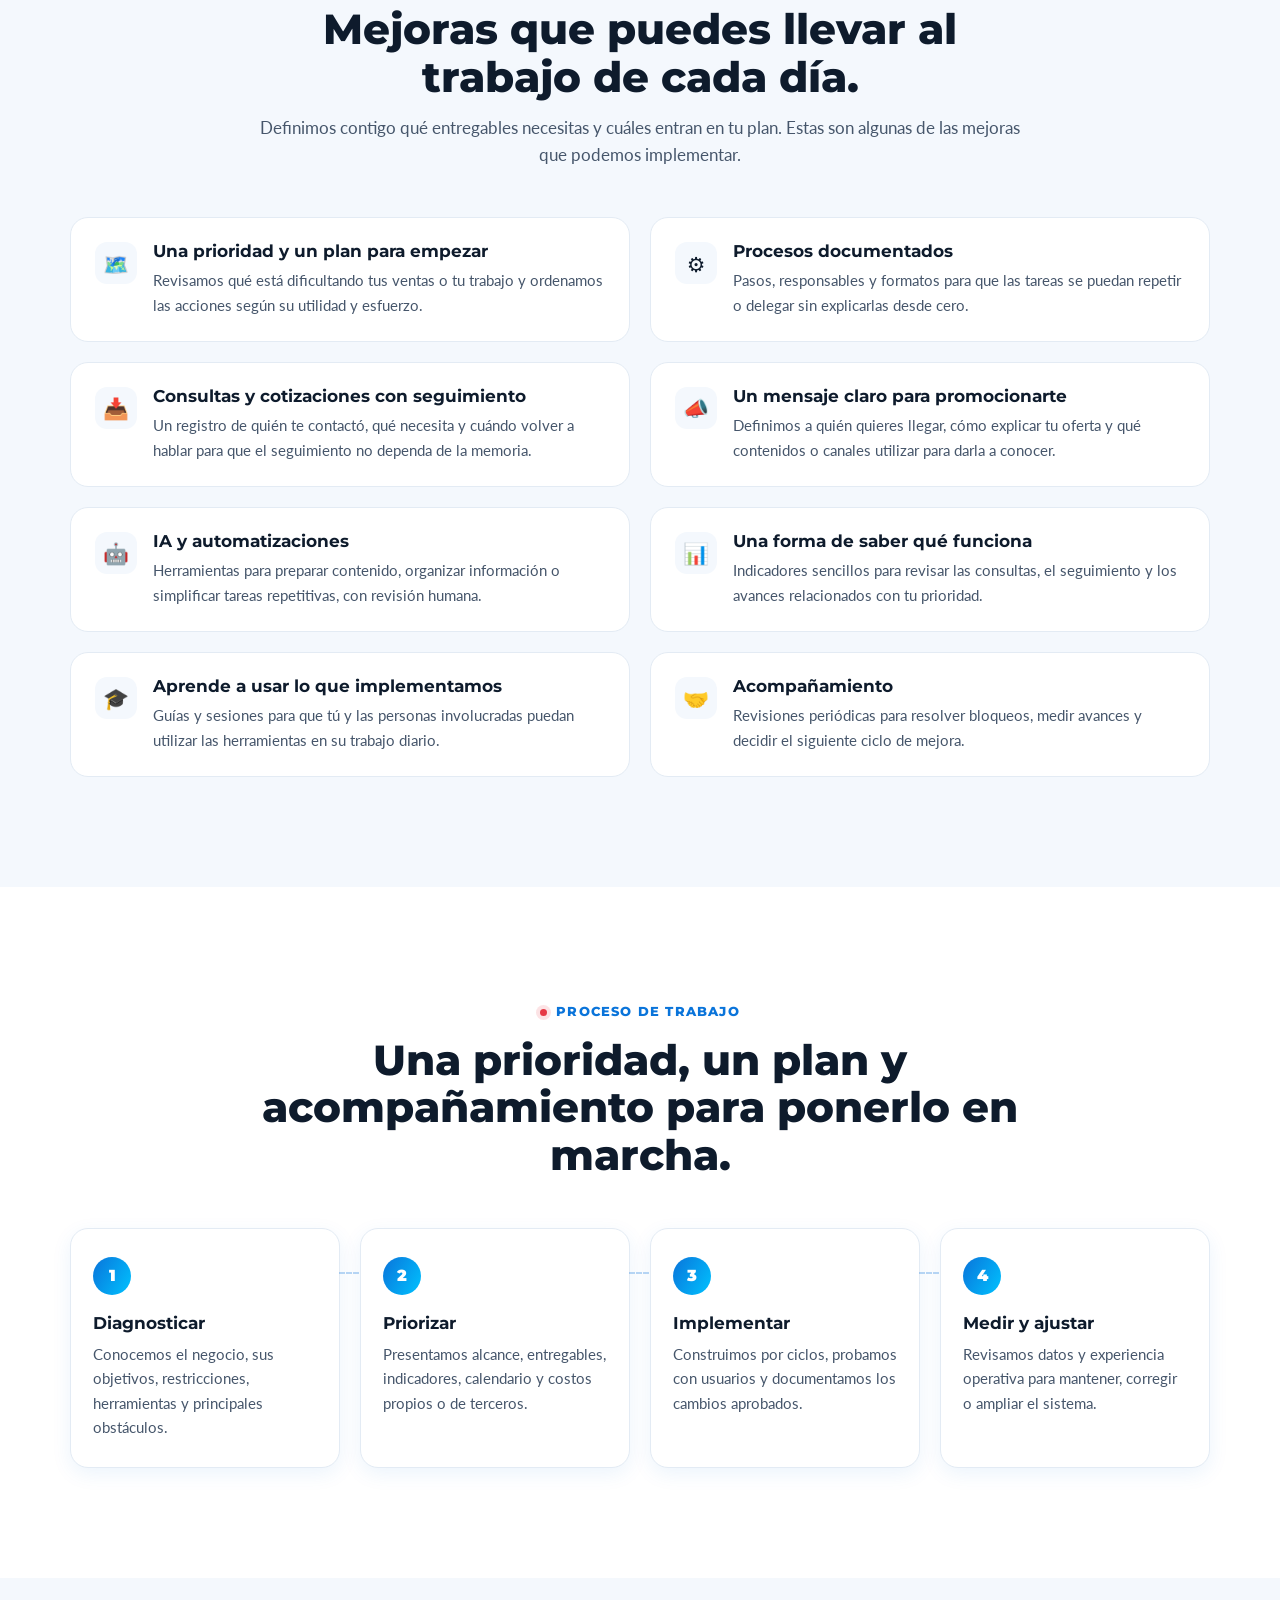
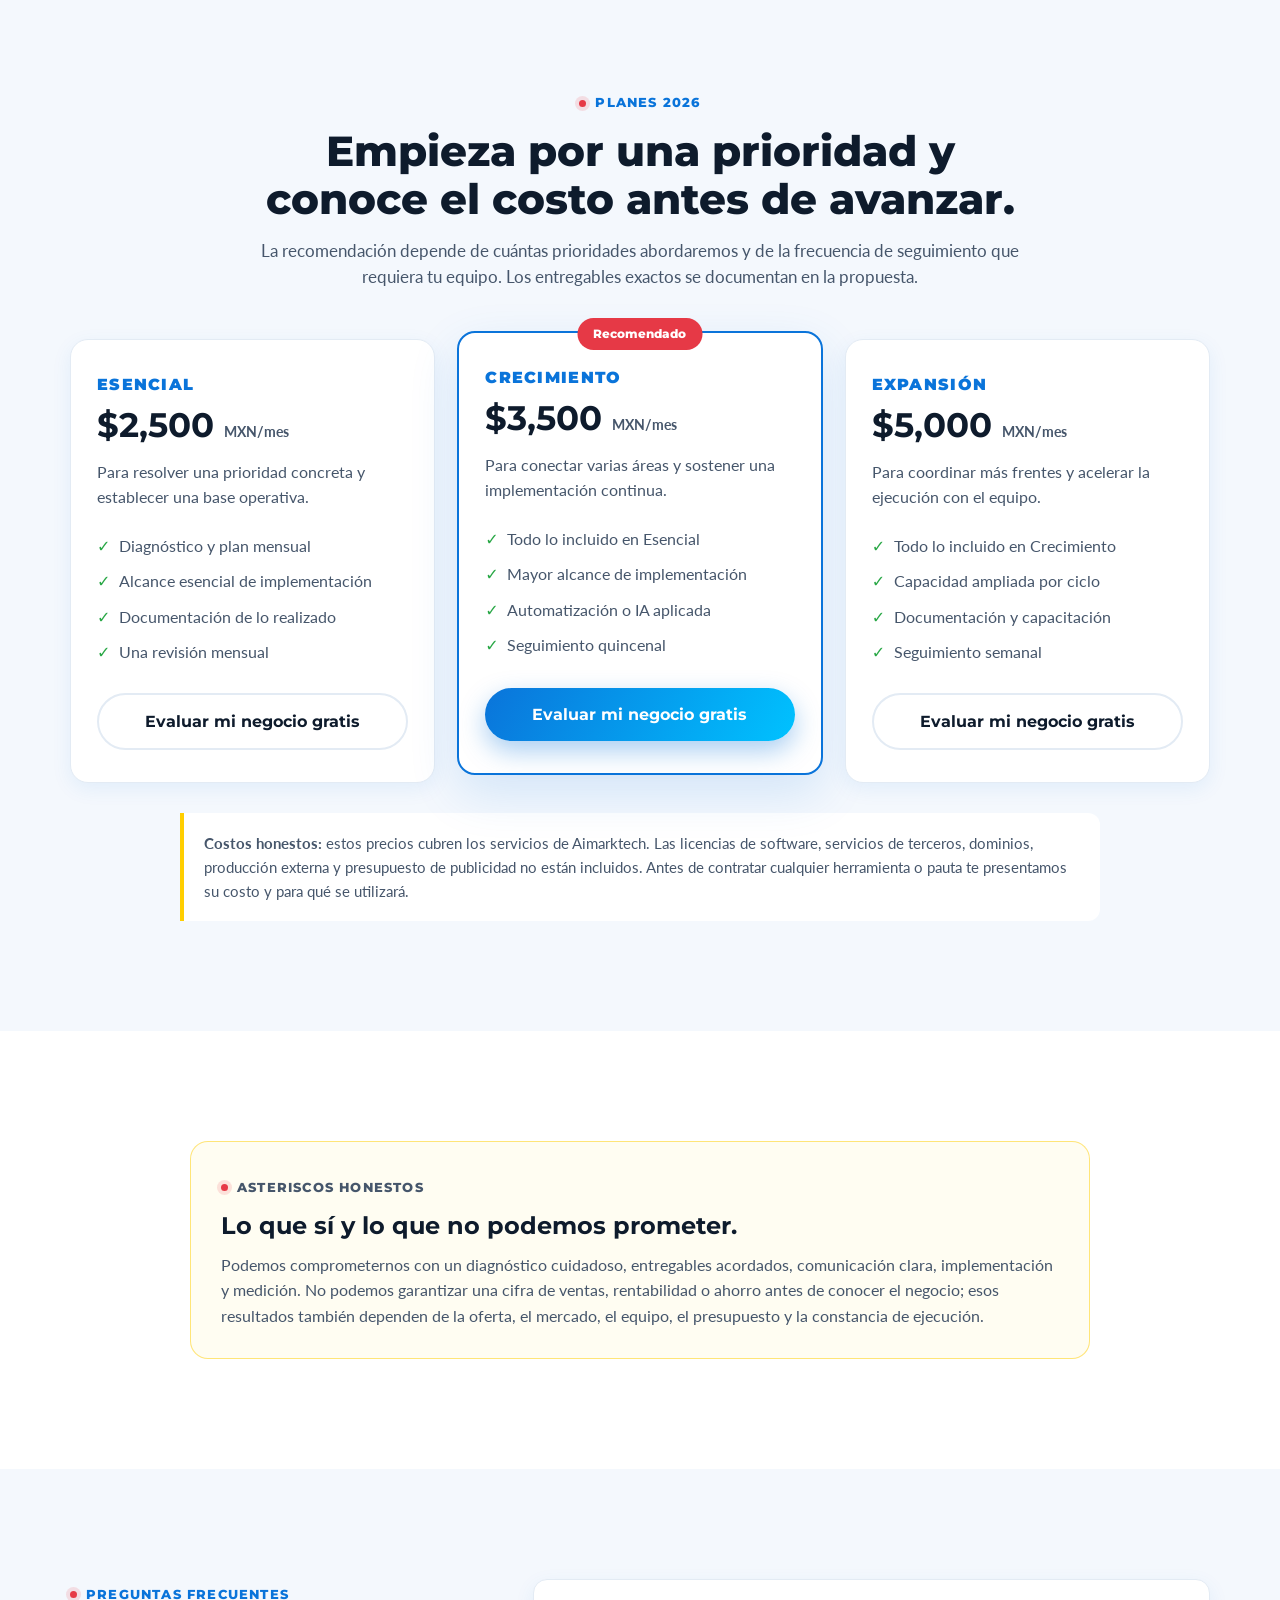
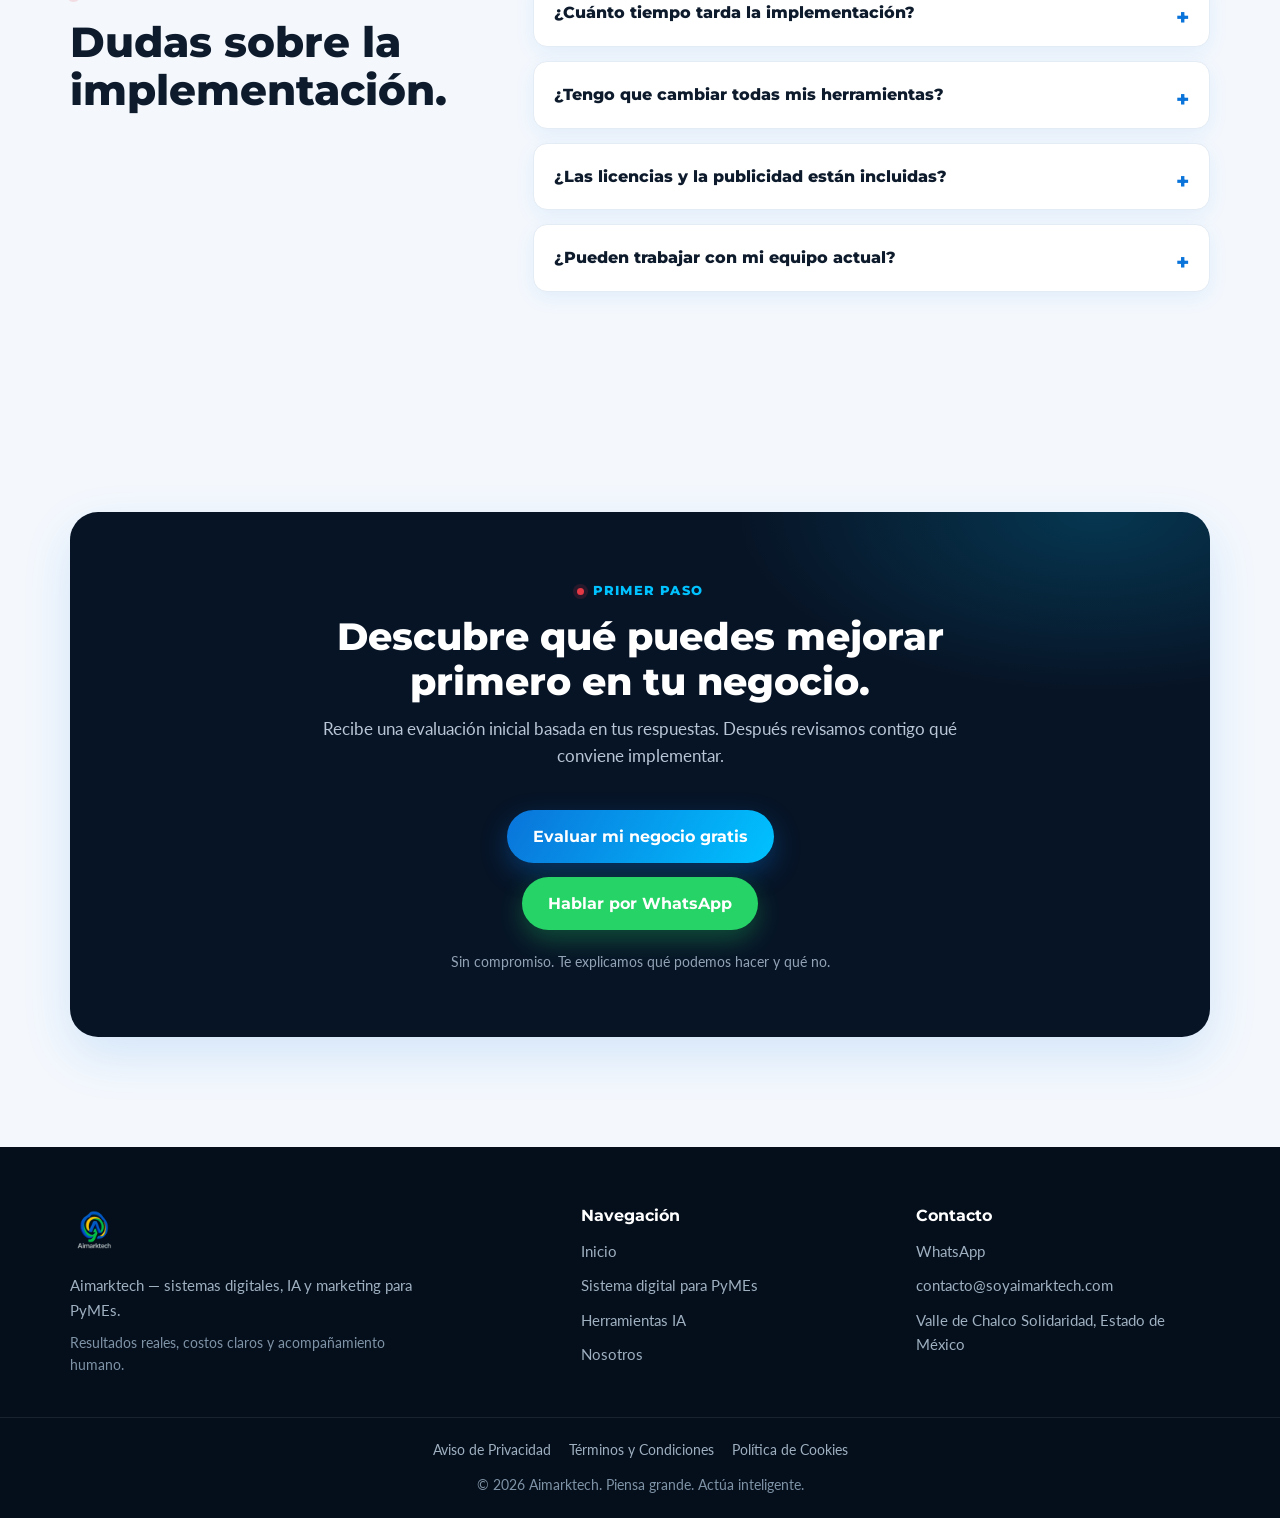
<file: sistema-digital-pymes.html>
<!DOCTYPE html>
<html lang="es-MX">
<head>
  <meta charset="UTF-8" />
  <meta name="viewport" content="width=device-width, initial-scale=1.0" />
  <title>Sistema digital con IA para PyMEs | Aimarktech México</title>
  <meta name="description" content="Promoción, seguimiento de clientes y tareas más simples para pequeños negocios en México. Implementamos contigo. Servicios desde $2,500 MXN al mes." />
  <meta name="theme-color" content="#0A74DA" />
  <meta name="author" content="Aimarktech" />
  <meta name="robots" content="index, follow" />
  <link rel="canonical" href="https://soyaimarktech.com/sistema-digital-pymes" />

  <meta property="og:site_name" content="Aimarktech" />
  <meta property="og:title" content="Sistema digital con IA para PyMEs | Aimarktech" />
  <meta property="og:description" content="Te ayudamos a atraer clientes, organizar consultas y simplificar tareas. Conoce qué podemos implementar en tu negocio y cómo te acompañamos." />
  <meta property="og:type" content="website" />
  <meta property="og:url" content="https://soyaimarktech.com/sistema-digital-pymes" />
  <meta property="og:locale" content="es_MX" />
  <meta property="og:image" content="https://soyaimarktech.com/assets/logo.png" />
  <meta property="og:image:alt" content="Sistema digital con IA para PyMEs de Aimarktech" />
  <meta name="twitter:card" content="summary_large_image" />
  <meta name="twitter:title" content="Sistema digital con IA para PyMEs | Aimarktech" />
  <meta name="twitter:description" content="Promoción, seguimiento de clientes y organización de tareas con marketing, tecnología e IA. Implementamos contigo, paso a paso." />
  <meta name="twitter:image" content="https://soyaimarktech.com/assets/logo.png" />

  <link rel="icon" type="image/png" href="assets/logo.png" />
  <link rel="preconnect" href="https://fonts.googleapis.com" />
  <link rel="preconnect" href="https://fonts.gstatic.com" crossorigin />
  <link href="https://fonts.googleapis.com/css2?family=Lato:wght@400;700&family=Montserrat:wght@600;700;800;900&display=swap" rel="stylesheet" />
  <link rel="stylesheet" href="styles.css" />

  <script type="application/ld+json">
  {
    "@context": "https://schema.org",
    "@graph": [
      {
        "@type": "Service",
        "@id": "https://soyaimarktech.com/sistema-digital-pymes#service",
        "name": "Diagnóstico e implementación de un sistema digital para PyMEs",
        "serviceType": "Consultoría e implementación de sistemas digitales con inteligencia artificial",
        "description": "Servicio para ayudar a comercios y pequeños negocios de servicios a promocionarse, dar seguimiento a clientes y simplificar tareas con procesos, tecnología e inteligencia artificial.",
        "url": "https://soyaimarktech.com/sistema-digital-pymes",
        "provider": { "@id": "https://soyaimarktech.com/#business" },
        "areaServed": [
          { "@type": "City", "name": "Valle de Chalco Solidaridad" },
          { "@type": "Country", "name": "México" }
        ],
        "audience": { "@type": "BusinessAudience", "audienceType": "Comercios y pequeños negocios de servicios en México" },
        "hasOfferCatalog": {
          "@type": "OfferCatalog",
          "name": "Planes mensuales 2026",
          "itemListElement": [
            { "@type": "Offer", "name": "Esencial", "price": "2500", "priceCurrency": "MXN", "description": "Servicios mensuales de Aimarktech; herramientas y pauta aparte." },
            { "@type": "Offer", "name": "Crecimiento", "price": "3500", "priceCurrency": "MXN", "description": "Servicios mensuales de Aimarktech; herramientas y pauta aparte." },
            { "@type": "Offer", "name": "Expansión", "price": "5000", "priceCurrency": "MXN", "description": "Servicios mensuales de Aimarktech; herramientas y pauta aparte." }
          ]
        }
      },
      {
        "@type": "BreadcrumbList",
        "@id": "https://soyaimarktech.com/sistema-digital-pymes#breadcrumbs",
        "itemListElement": [
          { "@type": "ListItem", "position": 1, "name": "Inicio", "item": "https://soyaimarktech.com/" },
          { "@type": "ListItem", "position": 2, "name": "Sistema digital para PyMEs", "item": "https://soyaimarktech.com/sistema-digital-pymes" }
        ]
      },
      {
        "@type": "FAQPage",
        "@id": "https://soyaimarktech.com/sistema-digital-pymes#faq",
        "mainEntity": [
          {
            "@type": "Question",
            "name": "¿Cuánto tiempo tarda la implementación?",
            "acceptedAnswer": { "@type": "Answer", "text": "Depende del punto de partida y del alcance aprobado. Trabajamos en ciclos mensuales con prioridades y entregables definidos para que puedas revisar avances antes de ampliar el proyecto." }
          },
          {
            "@type": "Question",
            "name": "¿Tengo que cambiar todas mis herramientas?",
            "acceptedAnswer": { "@type": "Answer", "text": "No. Primero revisamos lo que ya utilizas y conservamos lo que funcione. Solo recomendamos cambios cuando resuelven un problema concreto y el beneficio justifica el costo y la transición." }
          },
          {
            "@type": "Question",
            "name": "¿Las licencias y la publicidad están incluidas?",
            "acceptedAnswer": { "@type": "Answer", "text": "No. Los planes cubren servicios de Aimarktech. Las licencias, plataformas, producción externa y pauta publicitaria se cotizan por separado y solo se contratan con tu aprobación." }
          },
          {
            "@type": "Question",
            "name": "¿Pueden trabajar con mi equipo actual?",
            "acceptedAnswer": { "@type": "Answer", "text": "Sí. Documentamos procesos, asignamos responsables y capacitamos a las personas involucradas para que el sistema no dependa permanentemente de un proveedor externo." }
          }
        ]
      }
    ]
  }
  </script>
</head>
<body>
  <header class="site-header" id="top">
    <nav class="nav container">
      <a href="/" class="brand" aria-label="Aimarktech inicio">
        <img src="assets/logo.png" onerror="this.onerror=null;this.src='assets/logo.svg';" alt="Logo de Aimarktech" class="brand-logo" width="40" height="40" />
        <span class="brand-name">Aimarktech</span>
      </a>
      <button class="nav-toggle" id="navToggle" aria-label="Abrir menú" aria-expanded="false"><span></span><span></span><span></span></button>
      <ul class="nav-links" id="navLinks">
        <li><a href="sistema-digital-pymes" aria-current="page">Solución</a></li>
        <li><a href="#proceso">Proceso</a></li>
        <li><a href="#planes">Planes</a></li>
        <li><a href="herramientas">Herramientas IA</a></li>
        <li><a href="nosotros">Nosotros</a></li>
        <li><a href="herramientas#diagnostico" class="nav-cta">Diagnóstico gratis</a></li>
      </ul>
    </nav>
  </header>

  <main>
    <section class="service-hero">
      <div class="container service-hero-inner">
        <nav class="breadcrumb" aria-label="Migas de pan"><a href="/">Inicio</a> / Sistema digital para PyMEs</nav>
        <p class="eyebrow">Marketing, organización y tecnología para tu negocio</p>
        <h1>Atrae clientes, organiza el seguimiento <span class="grad-text">y quítate pendientes de encima.</span></h1>
        <p class="hero-sub">Te ayudamos a dar a conocer lo que ofreces, responder a quienes te contactan y simplificar el trabajo de cada día. Acordamos una prioridad y ponemos en marcha las mejoras contigo, con herramientas que puedas usar y un presupuesto definido.</p>
        <div class="hero-actions">
          <a href="herramientas#diagnostico" class="btn btn-primary">Evaluar mi negocio gratis</a>
          <a id="waHero" href="#" class="btn btn-whatsapp" target="_blank" rel="noopener">Hablar por WhatsApp</a>
        </div>
        <div class="service-proof" aria-label="Características del servicio"><span>Atención en todo México</span><span>Desde $2,500 MXN al mes</span><span>Herramientas y pauta por separado</span></div>
      </div>
    </section>

    <section class="section">
      <div class="container">
        <div class="section-head center">
          <p class="eyebrow">¿Es para tu negocio?</p>
          <h2>Para negocios que ya operan y quieren vender y trabajar mejor.</h2>
        </div>
        <div class="audience-grid">
          <article class="audience-card good">
            <h3>Puede ser adecuado si…</h3>
            <p>Tienes un comercio o negocio de servicios y necesitas atraer clientes, recordar a quién dar seguimiento o dejar de resolver cada pendiente tú. Podemos ayudarte a organizar esos pasos e implementar las herramientas necesarias.</p>
          </article>
          <article class="audience-card not-fit">
            <h3>No es adecuado si…</h3>
            <p>Buscas ventas garantizadas, resultados inmediatos sin participar, seguidores como único indicador o una automatización sin revisar primero el proceso que debe mejorar.</p>
          </article>
        </div>
      </div>
    </section>

    <section class="section" style="background:var(--bg-soft);">
      <div class="container">
        <div class="section-head center">
          <p class="eyebrow">Alcance posible</p>
          <h2>Mejoras que puedes llevar al trabajo de cada día.</h2>
          <p class="section-lead">Definimos contigo qué entregables necesitas y cuáles entran en tu plan. Estas son algunas de las mejoras que podemos implementar.</p>
        </div>
        <div class="deliverables-grid">
          <article class="deliverable-card"><span class="deliverable-icon">🗺️</span><div><h3>Una prioridad y un plan para empezar</h3><p>Revisamos qué está dificultando tus ventas o tu trabajo y ordenamos las acciones según su utilidad y esfuerzo.</p></div></article>
          <article class="deliverable-card"><span class="deliverable-icon">⚙️</span><div><h3>Procesos documentados</h3><p>Pasos, responsables y formatos para que las tareas se puedan repetir o delegar sin explicarlas desde cero.</p></div></article>
          <article class="deliverable-card"><span class="deliverable-icon">📥</span><div><h3>Consultas y cotizaciones con seguimiento</h3><p>Un registro de quién te contactó, qué necesita y cuándo volver a hablar para que el seguimiento no dependa de la memoria.</p></div></article>
          <article class="deliverable-card"><span class="deliverable-icon">📣</span><div><h3>Un mensaje claro para promocionarte</h3><p>Definimos a quién quieres llegar, cómo explicar tu oferta y qué contenidos o canales utilizar para darla a conocer.</p></div></article>
          <article class="deliverable-card"><span class="deliverable-icon">🤖</span><div><h3>IA y automatizaciones</h3><p>Herramientas para preparar contenido, organizar información o simplificar tareas repetitivas, con revisión humana.</p></div></article>
          <article class="deliverable-card"><span class="deliverable-icon">📊</span><div><h3>Una forma de saber qué funciona</h3><p>Indicadores sencillos para revisar las consultas, el seguimiento y los avances relacionados con tu prioridad.</p></div></article>
          <article class="deliverable-card"><span class="deliverable-icon">🎓</span><div><h3>Aprende a usar lo que implementamos</h3><p>Guías y sesiones para que tú y las personas involucradas puedan utilizar las herramientas en su trabajo diario.</p></div></article>
          <article class="deliverable-card"><span class="deliverable-icon">🤝</span><div><h3>Acompañamiento</h3><p>Revisiones periódicas para resolver bloqueos, medir avances y decidir el siguiente ciclo de mejora.</p></div></article>
        </div>
      </div>
    </section>

    <section class="section metodo" id="proceso">
      <div class="container">
        <div class="section-head center">
          <p class="eyebrow">Proceso de trabajo</p>
          <h2>Una prioridad, un plan y acompañamiento para ponerlo en marcha.</h2>
        </div>
        <div class="process-grid">
          <article class="process-card"><span class="process-num">1</span><h3>Diagnosticar</h3><p>Conocemos el negocio, sus objetivos, restricciones, herramientas y principales obstáculos.</p></article>
          <article class="process-card"><span class="process-num">2</span><h3>Priorizar</h3><p>Presentamos alcance, entregables, indicadores, calendario y costos propios o de terceros.</p></article>
          <article class="process-card"><span class="process-num">3</span><h3>Implementar</h3><p>Construimos por ciclos, probamos con usuarios y documentamos los cambios aprobados.</p></article>
          <article class="process-card"><span class="process-num">4</span><h3>Medir y ajustar</h3><p>Revisamos datos y experiencia operativa para mantener, corregir o ampliar el sistema.</p></article>
        </div>
      </div>
    </section>

    <section class="section pricing-section" id="planes">
      <div class="container">
        <div class="section-head center">
          <p class="eyebrow">Planes 2026</p>
          <h2>Empieza por una prioridad y conoce el costo antes de avanzar.</h2>
          <p class="section-lead">La recomendación depende de cuántas prioridades abordaremos y de la frecuencia de seguimiento que requiera tu equipo. Los entregables exactos se documentan en la propuesta.</p>
        </div>
        <div class="pricing-grid">
          <article class="price-card">
            <p class="price-kicker">Esencial</p>
            <h3>$2,500 <span>MXN/mes</span></h3>
            <p>Para resolver una prioridad concreta y establecer una base operativa.</p>
            <ul><li>Diagnóstico y plan mensual</li><li>Alcance esencial de implementación</li><li>Documentación de lo realizado</li><li>Una revisión mensual</li></ul>
            <a href="herramientas#diagnostico" class="btn btn-ghost btn-block">Evaluar mi negocio gratis</a>
          </article>
          <article class="price-card featured">
            <span class="price-badge">Recomendado</span>
            <p class="price-kicker">Crecimiento</p>
            <h3>$3,500 <span>MXN/mes</span></h3>
            <p>Para conectar varias áreas y sostener una implementación continua.</p>
            <ul><li>Todo lo incluido en Esencial</li><li>Mayor alcance de implementación</li><li>Automatización o IA aplicada</li><li>Seguimiento quincenal</li></ul>
            <a href="herramientas#diagnostico" class="btn btn-primary btn-block">Evaluar mi negocio gratis</a>
          </article>
          <article class="price-card">
            <p class="price-kicker">Expansión</p>
            <h3>$5,000 <span>MXN/mes</span></h3>
            <p>Para coordinar más frentes y acelerar la ejecución con el equipo.</p>
            <ul><li>Todo lo incluido en Crecimiento</li><li>Capacidad ampliada por ciclo</li><li>Documentación y capacitación</li><li>Seguimiento semanal</li></ul>
            <a href="herramientas#diagnostico" class="btn btn-ghost btn-block">Evaluar mi negocio gratis</a>
          </article>
        </div>
        <p class="pricing-note"><strong>Costos honestos:</strong> estos precios cubren los servicios de Aimarktech. Las licencias de software, servicios de terceros, dominios, producción externa y presupuesto de publicidad no están incluidos. Antes de contratar cualquier herramienta o pauta te presentamos su costo y para qué se utilizará.</p>
      </div>
    </section>

    <section class="section">
      <div class="container">
        <div class="honest-box">
          <p class="eyebrow">Asteriscos honestos</p>
          <h2>Lo que sí y lo que no podemos prometer.</h2>
          <p>Podemos comprometernos con un diagnóstico cuidadoso, entregables acordados, comunicación clara, implementación y medición. No podemos garantizar una cifra de ventas, rentabilidad o ahorro antes de conocer el negocio; esos resultados también dependen de la oferta, el mercado, el equipo, el presupuesto y la constancia de ejecución.</p>
        </div>
      </div>
    </section>

    <section class="section faq-section" id="preguntas">
      <div class="container faq-layout">
        <div class="section-head">
          <p class="eyebrow">Preguntas frecuentes</p>
          <h2>Dudas sobre la implementación.</h2>
        </div>
        <div class="faq-list">
          <details><summary>¿Cuánto tiempo tarda la implementación?</summary><p>Depende del punto de partida y del alcance aprobado. Trabajamos en ciclos mensuales con prioridades y entregables definidos para que puedas revisar avances antes de ampliar el proyecto.</p></details>
          <details><summary>¿Tengo que cambiar todas mis herramientas?</summary><p>No. Primero revisamos lo que ya utilizas y conservamos lo que funcione. Solo recomendamos cambios cuando resuelven un problema concreto y el beneficio justifica el costo y la transición.</p></details>
          <details><summary>¿Las licencias y la publicidad están incluidas?</summary><p>No. Los planes cubren servicios de Aimarktech. Las licencias, plataformas, producción externa y pauta publicitaria se cotizan por separado y solo se contratan con tu aprobación.</p></details>
          <details><summary>¿Pueden trabajar con mi equipo actual?</summary><p>Sí. Documentamos procesos, asignamos responsables y capacitamos a las personas involucradas para que el sistema no dependa permanentemente de un proveedor externo.</p></details>
        </div>
      </div>
    </section>

    <section class="section contacto">
      <div class="container">
        <div class="cta-box">
          <div class="cta-head">
            <p class="eyebrow light">Primer paso</p>
            <h2>Descubre qué puedes mejorar primero en tu negocio.</h2>
            <p class="cta-sub">Recibe una evaluación inicial basada en tus respuestas. Después revisamos contigo qué conviene implementar.</p>
          </div>
          <div class="cta-final">
            <div class="cta-final-actions"><a href="herramientas#diagnostico" class="btn btn-primary btn-lg">Evaluar mi negocio gratis</a></div>
            <a id="waCta" href="#" class="btn btn-whatsapp" target="_blank" rel="noopener">Hablar por WhatsApp</a>
            <p class="cta-note">Sin compromiso. Te explicamos qué podemos hacer y qué no.</p>
          </div>
        </div>
      </div>
    </section>
  </main>

  <footer class="site-footer">
    <div class="container footer-inner">
      <div class="footer-brand">
        <img src="assets/logo.png" onerror="this.onerror=null;this.src='assets/logo.svg';" alt="Logo de Aimarktech" class="footer-logo" width="48" height="48" loading="lazy" decoding="async" />
        <p>Aimarktech — sistemas digitales, IA y marketing para PyMEs.</p>
        <p class="footer-puv">Resultados reales, costos claros y acompañamiento humano.</p>
      </div>
      <div class="footer-links">
        <h2>Navegación</h2>
        <a href="/">Inicio</a>
        <a href="sistema-digital-pymes">Sistema digital para PyMEs</a>
        <a href="herramientas">Herramientas IA</a>
        <a href="nosotros">Nosotros</a>
      </div>
      <div class="footer-contact">
        <h2>Contacto</h2>
        <a id="waFooter" href="#" target="_blank" rel="noopener">WhatsApp</a>
        <a href="mailto:contacto@soyaimarktech.com">contacto@soyaimarktech.com</a>
        <span>Valle de Chalco Solidaridad, Estado de México</span>
      </div>
    </div>
    <div class="footer-bottom">
      <nav class="footer-legal" aria-label="Información legal"><a href="aviso-de-privacidad">Aviso de Privacidad</a><a href="terminos">Términos y Condiciones</a><a href="cookies">Política de Cookies</a></nav>
      <p>© <span id="year"></span> Aimarktech. Piensa grande. Actúa inteligente.</p>
    </div>
  </footer>

  <a id="waFloat" href="#" class="wa-float" target="_blank" rel="noopener" aria-label="Escribir a Aimarktech por WhatsApp">
    <svg viewBox="0 0 24 24" width="28" height="28" aria-hidden="true"><path fill="currentColor" d="M.057 24l1.687-6.163a11.867 11.867 0 01-1.587-5.946C.16 5.335 5.495 0 12.05 0a11.82 11.82 0 018.413 3.488 11.82 11.82 0 013.48 8.414c-.003 6.557-5.338 11.892-11.893 11.892a11.9 11.9 0 01-5.688-1.448L.057 24zm6.597-3.807c1.676.995 3.276 1.591 5.392 1.592 5.448 0 9.886-4.434 9.889-9.885.002-5.462-4.415-9.89-9.881-9.892-5.452 0-9.887 4.434-9.889 9.884a9.86 9.86 0 001.51 5.26l-.999 3.648 3.978-1.715zm11.387-5.464c-.074-.124-.272-.198-.57-.347-.297-.149-1.758-.868-2.031-.967-.272-.099-.47-.149-.669.149-.198.297-.768.967-.941 1.165-.173.198-.347.223-.644.074-.297-.149-1.255-.462-2.39-1.475-.883-.788-1.48-1.761-1.653-2.059-.173-.297-.018-.458.13-.606.134-.133.297-.347.446-.521.151-.172.2-.296.3-.495.099-.198.05-.372-.025-.521-.075-.148-.669-1.611-.916-2.206-.242-.579-.487-.501-.669-.51l-.57-.01c-.198 0-.52.074-.792.372-.272.297-1.04 1.016-1.04 2.479 0 1.462 1.065 2.875 1.213 3.074.149.198 2.096 3.2 5.077 4.487.709.306 1.262.489 1.694.626.712.226 1.36.194 1.872.118.571-.085 1.758-.719 2.006-1.413.248-.695.248-1.29.173-1.414z" /></svg>
  </a>

  <script src="script.js"></script>
</body>
</html>
</file>
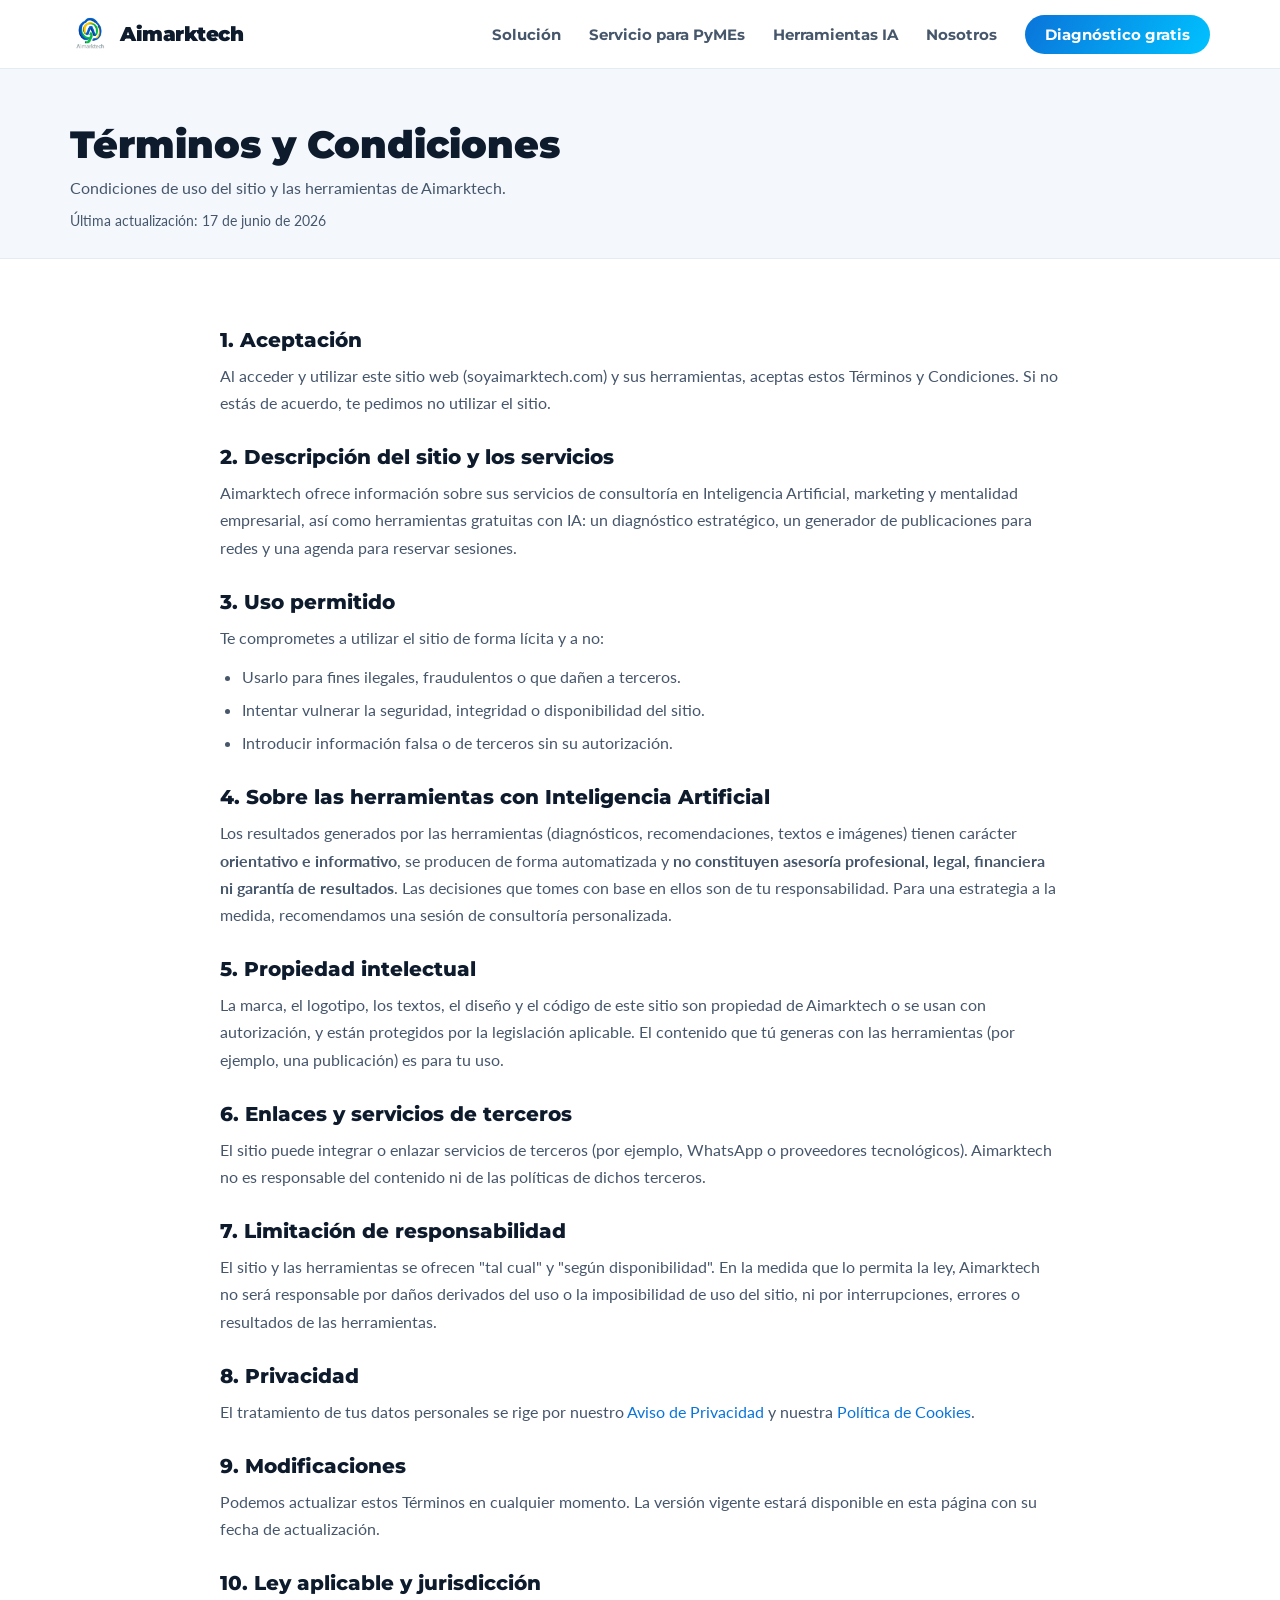
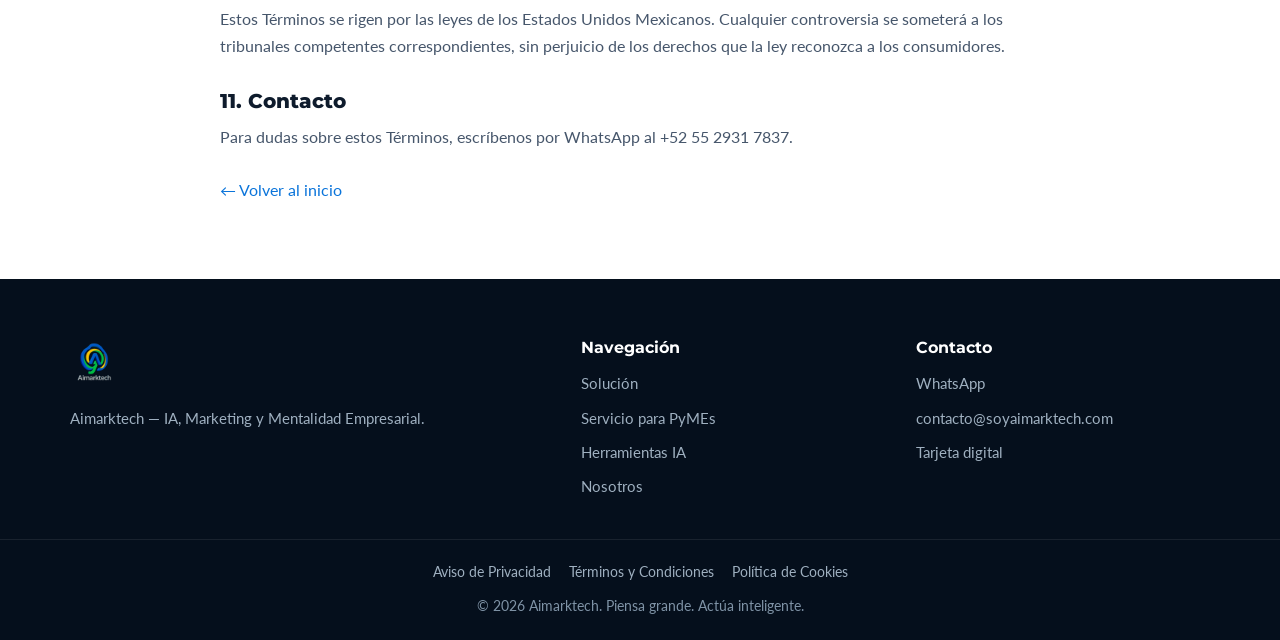
<file: terminos.html>
<!DOCTYPE html>
<html lang="es-MX">
<head>
  <meta charset="UTF-8" />
  <meta name="viewport" content="width=device-width, initial-scale=1.0" />
  <title>Términos y Condiciones | Aimarktech</title>
  <meta name="description" content="Términos y Condiciones de uso del sitio web y las herramientas con IA de Aimarktech." />
  <meta name="theme-color" content="#0A74DA" />
  <meta name="robots" content="noindex, follow" />
  <link rel="canonical" href="https://soyaimarktech.com/terminos" />
  <link rel="icon" type="image/png" href="assets/logo.png" />

  <link rel="preconnect" href="https://fonts.googleapis.com" />
  <link rel="preconnect" href="https://fonts.gstatic.com" crossorigin />
  <link href="https://fonts.googleapis.com/css2?family=Lato:wght@400;700&family=Montserrat:wght@600;700;800;900&display=swap" rel="stylesheet" />
  <link rel="stylesheet" href="styles.css" />
</head>
<body>

  <header class="site-header" id="top">
    <nav class="nav container">
      <a href="/" class="brand" aria-label="Aimarktech inicio">
        <img src="assets/logo.png" onerror="this.onerror=null;this.src='assets/logo.svg';" alt="Logo Aimarktech" class="brand-logo" width="40" height="40" />
        <span class="brand-name">Aimarktech</span>
      </a>
      <button class="nav-toggle" id="navToggle" aria-label="Abrir menú" aria-expanded="false"><span></span><span></span><span></span></button>
      <ul class="nav-links" id="navLinks">
        <li><a href="/#solucion">Solución</a></li>
        <li><a href="sistema-digital-pymes">Servicio para PyMEs</a></li>
        <li><a href="herramientas">Herramientas IA</a></li>
        <li><a href="nosotros">Nosotros</a></li>
        <li><a href="herramientas#diagnostico" class="nav-cta">Diagnóstico gratis</a></li>
      </ul>
    </nav>
  </header>

  <section class="legal-hero">
    <div class="container">
      <h1>Términos y Condiciones</h1>
      <p>Condiciones de uso del sitio y las herramientas de Aimarktech.</p>
      <p class="legal-updated">Última actualización: 17 de junio de 2026</p>
    </div>
  </section>

  <main class="container legal-content">
    <h2>1. Aceptación</h2>
    <p>Al acceder y utilizar este sitio web (soyaimarktech.com) y sus herramientas, aceptas estos Términos y Condiciones. Si no estás de acuerdo, te pedimos no utilizar el sitio.</p>

    <h2>2. Descripción del sitio y los servicios</h2>
    <p>Aimarktech ofrece información sobre sus servicios de consultoría en Inteligencia Artificial, marketing y mentalidad empresarial, así como herramientas gratuitas con IA: un diagnóstico estratégico, un generador de publicaciones para redes y una agenda para reservar sesiones.</p>

    <h2>3. Uso permitido</h2>
    <p>Te comprometes a utilizar el sitio de forma lícita y a no:</p>
    <ul>
      <li>Usarlo para fines ilegales, fraudulentos o que dañen a terceros.</li>
      <li>Intentar vulnerar la seguridad, integridad o disponibilidad del sitio.</li>
      <li>Introducir información falsa o de terceros sin su autorización.</li>
    </ul>

    <h2>4. Sobre las herramientas con Inteligencia Artificial</h2>
    <p>Los resultados generados por las herramientas (diagnósticos, recomendaciones, textos e imágenes) tienen carácter <strong>orientativo e informativo</strong>, se producen de forma automatizada y <strong>no constituyen asesoría profesional, legal, financiera ni garantía de resultados</strong>. Las decisiones que tomes con base en ellos son de tu responsabilidad. Para una estrategia a la medida, recomendamos una sesión de consultoría personalizada.</p>

    <h2>5. Propiedad intelectual</h2>
    <p>La marca, el logotipo, los textos, el diseño y el código de este sitio son propiedad de Aimarktech o se usan con autorización, y están protegidos por la legislación aplicable. El contenido que tú generas con las herramientas (por ejemplo, una publicación) es para tu uso.</p>

    <h2>6. Enlaces y servicios de terceros</h2>
    <p>El sitio puede integrar o enlazar servicios de terceros (por ejemplo, WhatsApp o proveedores tecnológicos). Aimarktech no es responsable del contenido ni de las políticas de dichos terceros.</p>

    <h2>7. Limitación de responsabilidad</h2>
    <p>El sitio y las herramientas se ofrecen "tal cual" y "según disponibilidad". En la medida que lo permita la ley, Aimarktech no será responsable por daños derivados del uso o la imposibilidad de uso del sitio, ni por interrupciones, errores o resultados de las herramientas.</p>

    <h2>8. Privacidad</h2>
    <p>El tratamiento de tus datos personales se rige por nuestro <a href="aviso-de-privacidad">Aviso de Privacidad</a> y nuestra <a href="cookies">Política de Cookies</a>.</p>

    <h2>9. Modificaciones</h2>
    <p>Podemos actualizar estos Términos en cualquier momento. La versión vigente estará disponible en esta página con su fecha de actualización.</p>

    <h2>10. Ley aplicable y jurisdicción</h2>
    <p>Estos Términos se rigen por las leyes de los Estados Unidos Mexicanos. Cualquier controversia se someterá a los tribunales competentes correspondientes, sin perjuicio de los derechos que la ley reconozca a los consumidores.</p>

    <h2>11. Contacto</h2>
    <p>Para dudas sobre estos Términos, escríbenos por WhatsApp al +52 55 2931 7837.</p>

    <p style="margin-top:26px;"><a href="/">← Volver al inicio</a></p>
  </main>

  <footer class="site-footer">
    <div class="container footer-inner">
      <div class="footer-brand">
        <img src="assets/logo.png" onerror="this.onerror=null;this.src='assets/logo.svg';" alt="Logo Aimarktech" class="footer-logo" width="48" height="48" loading="lazy" decoding="async" />
        <p>Aimarktech — IA, Marketing y Mentalidad Empresarial.</p>
      </div>
      <div class="footer-links">
        <h4>Navegación</h4>
        <a href="/#solucion">Solución</a>
        <a href="sistema-digital-pymes">Servicio para PyMEs</a>
        <a href="herramientas">Herramientas IA</a>
        <a href="nosotros">Nosotros</a>
      </div>
      <div class="footer-contact">
        <h4>Contacto</h4>
        <a id="waFooter" href="https://wa.me/525529317837" target="_blank" rel="noopener">WhatsApp</a>
        <a href="mailto:contacto@soyaimarktech.com">contacto@soyaimarktech.com</a>
        <a href="https://s.blinq.me/MzcBebgiqBUE" target="_blank" rel="noopener">Tarjeta digital</a>
      </div>
    </div>
    <div class="footer-bottom">
      <nav class="footer-legal" aria-label="Enlaces legales">
        <a href="aviso-de-privacidad">Aviso de Privacidad</a>
        <a href="terminos">Términos y Condiciones</a>
        <a href="cookies">Política de Cookies</a>
      </nav>
      <p>© <span id="year"></span> Aimarktech. Piensa grande. Actúa inteligente.</p>
    </div>
  </footer>

  <script src="script.js"></script>
</body>
</html>
</file>
<file: styles.css>
/* =========================================================
   AIMARKTECH — Landing Page
   Paleta oficial (Blue Energy):
   #0A74DA  azul        #00C2FF  cyan
   #FFCE00  amarillo    #28A745  verde
   #D3D3D3  gris        Tipografías: Montserrat + Lato
   ========================================================= */

:root {
  --blue: #0A74DA;
  --cyan: #00C2FF;
  --yellow: #FFCE00;
  --green: #28A745;
  --gray: #D3D3D3;
  --red: #E63946;
  --red-ink: #C62F3B;
  --red-soft: rgba(230,57,70,.14);

  --ink: #0e1b2c;
  --ink-soft: #46566b;
  --bg: #ffffff;
  --bg-soft: #f4f8fd;
  --bg-dark: #071426;
  --line: #e3ebf4;

  --grad: linear-gradient(120deg, var(--blue), var(--cyan));
  --grad-tri: linear-gradient(120deg, var(--blue), var(--green) 60%, var(--yellow));
  --shadow-sm: 0 6px 20px rgba(10, 116, 218, 0.08);
  --shadow-md: 0 18px 50px rgba(10, 116, 218, 0.14);
  --radius: 18px;

  --font-head: "Montserrat", system-ui, sans-serif;
  --font-body: "Lato", system-ui, sans-serif;
}

* { box-sizing: border-box; margin: 0; padding: 0; }

html { scroll-behavior: smooth; }

body {
  font-family: var(--font-body);
  color: var(--ink);
  background: var(--bg);
  line-height: 1.6;
  -webkit-font-smoothing: antialiased;
  overflow-x: hidden;
}

h1, h2, h3, h4 { font-family: var(--font-head); line-height: 1.15; color: var(--ink); }

a { color: inherit; text-decoration: none; }

.container { width: min(1140px, 92%); margin-inline: auto; }

.section { padding: clamp(64px, 9vw, 110px) 0; }

.eyebrow {
  display: inline-flex;
  align-items: center;
  gap: 9px;
  font-family: var(--font-head);
  font-weight: 800;
  text-transform: uppercase;
  letter-spacing: 1.2px;
  font-size: .8rem;
  color: var(--blue);
  margin-bottom: 14px;
}
.eyebrow::before {
  content: "";
  flex: 0 0 auto;
  width: 7px;
  height: 7px;
  border-radius: 50%;
  background: var(--red);
  box-shadow: 0 0 0 4px var(--red-soft);
}
.eyebrow.light { color: var(--cyan); }

.grad-text {
  background: var(--grad);
  -webkit-background-clip: text;
  background-clip: text;
  color: transparent;
}

.section-head { max-width: 760px; margin-bottom: 48px; }
.section-head.center { margin-inline: auto; text-align: center; }
.section-head h2 { font-size: clamp(1.7rem, 4vw, 2.6rem); font-weight: 800; }
.section-lead { color: var(--ink-soft); margin-top: 14px; font-size: 1.05rem; }

/* ---------- Botones ---------- */
.btn {
  display: inline-flex; align-items: center; justify-content: center; gap: 9px;
  font-family: var(--font-head); font-weight: 700; font-size: .98rem;
  padding: 14px 26px; border-radius: 50px; cursor: pointer; border: none;
  transition: transform .2s ease, box-shadow .2s ease, background .2s ease;
}
.btn:hover { transform: translateY(-2px); }
.btn-primary { background: var(--grad); color: #fff; box-shadow: 0 10px 26px rgba(10,116,218,.35); }
.btn-primary:hover { box-shadow: 0 14px 34px rgba(10,116,218,.45); }
.btn-whatsapp { background: #25D366; color: #fff; box-shadow: 0 10px 26px rgba(37,211,102,.3); }
.btn-ghost { background: transparent; color: var(--ink); border: 2px solid var(--line); }
.btn-ghost:hover { border-color: var(--blue); color: var(--blue); }
.btn-block { width: 100%; }

/* ===================== HEADER ===================== */
.site-header {
  position: sticky; top: 0; z-index: 50;
  background: rgba(255,255,255,.85);
  backdrop-filter: blur(12px);
  border-bottom: 1px solid var(--line);
}
.nav { display: flex; align-items: center; justify-content: space-between; padding: 14px 0; }
.brand { display: flex; align-items: center; gap: 10px; }
.brand-logo { width: 40px; height: 40px; object-fit: contain; }
.brand-name { font-family: var(--font-head); font-weight: 900; font-size: 1.25rem; letter-spacing: -.5px; }
.nav-links { list-style: none; display: flex; align-items: center; gap: 28px; }
.nav-links a { font-family: var(--font-head); font-weight: 700; font-size: .95rem; color: var(--ink-soft); transition: color .2s; }
.nav-links a:hover { color: var(--blue); }
.nav-cta { background: var(--grad); color: #fff !important; padding: 10px 20px; border-radius: 50px; }

.nav-toggle { display: none; flex-direction: column; gap: 5px; background: none; border: none; cursor: pointer; padding: 6px; }
.nav-toggle span { width: 26px; height: 3px; background: var(--ink); border-radius: 2px; transition: .3s; }
.nav-toggle.open span:nth-child(1) { transform: translateY(8px) rotate(45deg); }
.nav-toggle.open span:nth-child(2) { opacity: 0; }
.nav-toggle.open span:nth-child(3) { transform: translateY(-8px) rotate(-45deg); }

/* ===================== HERO ===================== */
.hero { position: relative; overflow: hidden; padding: clamp(60px, 9vw, 110px) 0; }
.hero-bg {
  position: absolute; inset: 0; z-index: -1;
  background:
    radial-gradient(900px 500px at 85% -10%, rgba(0,194,255,.18), transparent 60%),
    radial-gradient(700px 500px at -10% 20%, rgba(10,116,218,.14), transparent 55%),
    var(--bg-soft);
}
.hero-inner { display: grid; grid-template-columns: 1.1fr .9fr; gap: 44px; align-items: center; }
.hero-content { max-width: 600px; }
.hero-title { font-size: clamp(1.9rem, 3.05vw, 2.6rem); font-weight: 800; letter-spacing: -.4px; line-height: 1.14; }
.hero-sub { color: var(--ink-soft); font-size: 1.12rem; margin: 22px 0 30px; max-width: 540px; }
.hero-actions { display: flex; flex-wrap: wrap; gap: 14px; }
.hero-trust {
  list-style: none;
  display: flex;
  flex-wrap: wrap;
  align-items: center;
  gap: 14px 0;
  margin-top: 36px;
  padding-top: 22px;
  border-top: 1px solid var(--line);
}
.hero-trust li {
  padding: 2px 22px;
  font-size: .9rem;
  color: var(--ink-soft);
  border-left: 1px solid var(--line);
}
.hero-trust li:first-child { padding-left: 0; border-left: none; }
.hero-trust strong {
  display: block;
  margin-bottom: 2px;
  font-family: var(--font-head);
  font-weight: 900;
  font-size: 1.45rem;
  line-height: 1.1;
  color: var(--blue);
}

/* Arte del hero */
.hero { position: relative; overflow: hidden; }
.hero-inner { position: relative; z-index: 2; }
.hero-art { position: relative; min-height: 360px; }

/* Lienzo de la red de partículas: cubre TODO el hero, detrás del contenido */
.hero-net { position: absolute; inset: 0; width: 100%; height: 100%; z-index: 1; pointer-events: none; }

/* Brillo de energía detrás de la red */
.hero-glow {
  position: absolute; inset: 0; margin: auto; width: 300px; height: 300px; border-radius: 50%;
  background: radial-gradient(circle, rgba(0,194,255,.35), rgba(10,116,218,.12) 55%, transparent 72%);
  filter: blur(6px); z-index: 0;
  animation: glow-pulse 5s ease-in-out infinite;
}
@keyframes glow-pulse { 0%,100% { transform: scale(1); opacity: .85; } 50% { transform: scale(1.12); opacity: 1; } }

.hero-card {
  position: absolute; z-index: 2; background: rgba(255,255,255,.92); backdrop-filter: blur(6px);
  border: 1px solid var(--line); padding: 14px 18px; border-radius: 14px; box-shadow: var(--shadow-md);
  font-family: var(--font-head); font-weight: 700; font-size: .92rem;
  display: flex; align-items: center; gap: 10px; white-space: nowrap;
}
.hero-card-1 { top: 6%; right: 6%; animation: float 6s ease-in-out infinite; }
.hero-card-2 { top: 42%; right: 0; animation: float 6s ease-in-out infinite .8s; }
.hero-card-3 { top: 78%; right: 10%; animation: float 6s ease-in-out infinite 1.6s; }
.dot { width: 11px; height: 11px; border-radius: 50%; box-shadow: 0 0 8px currentColor; }
.dot-blue { background: var(--blue); color: var(--blue); }
.dot-green { background: var(--green); color: var(--green); }
.dot-yellow { background: var(--yellow); color: var(--yellow); }

@keyframes float { 0%,100% { transform: translateY(0); } 50% { transform: translateY(-14px); } }

@media (prefers-reduced-motion: reduce) {
  .hero-glow, .hero-card { animation: none !important; }
}

/* ===================== MARQUEE ===================== */
.marquee { background: var(--bg-dark); color: #fff; overflow: hidden; padding: 16px 0; }
.marquee-track { display: flex; gap: 48px; width: max-content; animation: scroll 32s linear infinite; }
.marquee-track span { font-family: var(--font-head); font-weight: 700; font-size: .98rem; opacity: .92; }
@keyframes scroll { from { transform: translateX(0); } to { transform: translateX(-50%); } }

/* ===================== PROBLEMA ===================== */
.problema { background: var(--bg); }
.pain-grid { display: grid; grid-template-columns: repeat(4, 1fr); gap: 22px; }
.pain-card {
  background: var(--bg-soft); border: 1px solid var(--line); border-radius: var(--radius);
  padding: 28px 22px; transition: transform .25s, box-shadow .25s;
}
.pain-card:hover { transform: translateY(-6px); box-shadow: var(--shadow-md); }
.pain-icon { font-size: 2rem; display: block; margin-bottom: 12px; }
.pain-card h3 { font-size: 1.1rem; font-weight: 800; margin-bottom: 8px; }
.pain-card p { color: var(--ink-soft); font-size: .96rem; }

/* ===================== FILOSOFÍA ===================== */
.filosofia { background: var(--bg-soft); }
.filosofia-inner { display: grid; grid-template-columns: 1.1fr .9fr; gap: 56px; align-items: center; }
.filosofia-text h2 { font-size: clamp(1.7rem, 4vw, 2.5rem); font-weight: 800; }
.filosofia-text > p { color: var(--ink-soft); margin: 18px 0; font-size: 1.05rem; }
.quote {
  border-left: 4px solid var(--blue); padding: 16px 22px; background: #fff;
  border-radius: 0 14px 14px 0; font-style: italic; color: var(--ink);
  box-shadow: var(--shadow-sm); font-size: 1.05rem;
}
.solution-actions {
  display: flex;
  align-items: stretch;
  gap: 12px;
  margin-top: 24px;
}
.solution-actions .btn {
  flex: 1;
  justify-content: center;
  text-align: center;
}
.solution-actions .solution-primary { flex: 1.2; }
.filosofia-text > .solution-note {
  margin: 12px 0 0;
  color: var(--ink-soft);
  font-size: .88rem;
  line-height: 1.45;
}
.filosofia-pillars { display: grid; gap: 18px; }
.pill-step { display: flex; gap: 18px; background: #fff; border: 1px solid var(--line); border-radius: 14px; padding: 20px 22px; box-shadow: var(--shadow-sm); }
.pill-step span {
  font-family: var(--font-head); font-weight: 900; font-size: 1.4rem;
  background: var(--grad); -webkit-background-clip: text; background-clip: text; color: transparent;
}
.pill-step h4 { font-size: 1.1rem; font-weight: 800; margin-bottom: 4px; }
.pill-step p { color: var(--ink-soft); font-size: .95rem; }

/* ===================== MÉTODO ===================== */
.metodo-grid { display: grid; grid-template-columns: repeat(3, 1fr); gap: 24px; }
.metodo-card {
  position: relative; border: 1px solid var(--line); border-radius: var(--radius);
  padding: 38px 28px; background: #fff; transition: transform .25s, box-shadow .25s;
  overflow: hidden;
}
.metodo-card::before { content: ""; position: absolute; inset: 0 0 auto 0; height: 5px; background: var(--grad-tri); }
.metodo-card:hover { transform: translateY(-8px); box-shadow: var(--shadow-md); }
.metodo-card.highlight { background: var(--bg-dark); color: #fff; }
.metodo-card.highlight h3, .metodo-card.highlight p { color: #fff; }
.metodo-num { font-family: var(--font-head); font-weight: 900; font-size: 2.6rem; color: var(--gray); opacity: .5; margin-bottom: 6px; }
.metodo-card.highlight .metodo-num { color: var(--cyan); opacity: .8; }
.metodo-card h3 { font-size: 1.3rem; font-weight: 800; margin-bottom: 10px; }
.metodo-card p { color: var(--ink-soft); }

/* ===================== SERVICIOS ===================== */
.servicios { background: var(--bg-soft); }
.serv-grid { display: grid; grid-template-columns: repeat(3, 1fr); gap: 22px; }
.serv-card {
  background: #fff; border: 1px solid var(--line); border-radius: var(--radius); padding: 30px 26px;
  transition: transform .25s, box-shadow .25s, border-color .25s;
}
.serv-card:hover { transform: translateY(-6px); box-shadow: var(--shadow-md); border-color: rgba(10,116,218,.35); }
.serv-icon { font-size: 2.1rem; display: block; margin-bottom: 14px; }
.serv-card h3 { font-size: 1.18rem; font-weight: 800; margin-bottom: 8px; }
.serv-card p { color: var(--ink-soft); font-size: .98rem; }

/* ===================== VENTAJAS COMPETITIVAS ===================== */
.ventaja-grid { display: grid; grid-template-columns: repeat(3, 1fr); gap: 20px; }
.ventaja-card {
  position: relative;
  background: #fff; border: 1px solid var(--line); border-radius: var(--radius);
  padding: 24px 24px 26px;
  transition: transform .25s, box-shadow .25s, border-color .25s;
}
.ventaja-card:hover { transform: translateY(-5px); box-shadow: var(--shadow-md); border-color: rgba(10,116,218,.32); }
.ventaja-card.is-key {
  border-color: rgba(40,167,69,.4);
  box-shadow: 0 0 0 1px rgba(40,167,69,.12), var(--shadow-sm);
  background: linear-gradient(180deg, rgba(40,167,69,.05), #fff 60%);
}
.ventaja-top { display: flex; align-items: center; justify-content: space-between; margin-bottom: 12px; }
.ventaja-num { font-family: var(--font-head); font-weight: 900; font-size: 1.5rem; color: rgba(10,116,218,.22); }
.ventaja-card.is-key .ventaja-num { color: rgba(40,167,69,.38); }
.ventaja-ico { font-size: 1.9rem; line-height: 1; }
.ventaja-card h3 {
  font-size: 1.08rem; font-weight: 800; margin-bottom: 9px; line-height: 1.3;
}
.ventaja-card p { color: var(--ink-soft); font-size: .95rem; line-height: 1.55; }
@media (max-width: 900px) { .ventaja-grid { grid-template-columns: repeat(2, 1fr); } }
@media (max-width: 600px) { .ventaja-grid { grid-template-columns: 1fr; } }


/* ===================== POR QUÉ YO ===================== */
.porque { background: var(--bg-dark); color: #fff; }
.porque-inner { display: grid; grid-template-columns: .8fr 1.2fr; gap: 56px; align-items: center; }
.porque h2 { color: #fff; font-size: clamp(1.7rem, 4vw, 2.5rem); font-weight: 800; }
.porque-text > p { color: #b9c6d6; margin: 18px 0; font-size: 1.06rem; }
.porque-list { list-style: none; display: grid; gap: 12px; margin: 22px 0 30px; }
.porque-list li { color: #d7e2ee; }
.porque-media { display: flex; justify-content: center; }
.porque-badge {
  width: 240px; height: 240px; border-radius: 50%; display: grid; place-content: center; text-align: center;
  background: var(--grad-tri); box-shadow: 0 20px 60px rgba(0,194,255,.3); padding: 20px;
}
.porque-num { font-family: var(--font-head); font-weight: 900; font-size: 5rem; color: #fff; line-height: 1; display: block; }
.porque-label { font-family: var(--font-head); font-weight: 700; color: #fff; }

/* ===================== CONTACTO ===================== */
.contacto { background: var(--bg-soft); }
.cta-box {
  background: var(--bg-dark); border-radius: 28px; padding: clamp(34px, 5vw, 64px);
  color: #fff; box-shadow: var(--shadow-md);
  background-image: radial-gradient(600px 300px at 90% 0%, rgba(0,194,255,.2), transparent 60%);
}
.cta-head { text-align: center; max-width: 680px; margin: 0 auto 40px; }
.cta-head h2 { color: #fff; font-size: clamp(1.6rem, 3.6vw, 2.4rem); font-weight: 800; }
.cta-sub { color: #b9c6d6; margin-top: 12px; font-size: 1.05rem; }
.cta-grid { display: grid; grid-template-columns: .9fr 1.1fr; gap: 36px; align-items: start; }
.cta-quick { display: grid; gap: 14px; align-content: start; }
.cta-note { color: #93a3b6; font-size: .9rem; text-align: center; margin-top: 6px; }

.cta-form { background: #fff; border-radius: 18px; padding: 28px; display: grid; gap: 16px; }
.field { display: grid; gap: 6px; }
.field[hidden] { display: none; }
.field label { font-family: var(--font-head); font-weight: 700; font-size: .9rem; color: var(--ink); }
.field input, .field select, .field textarea {
  width: 100%; padding: 12px 14px; border: 1.5px solid var(--line); border-radius: 12px;
  font-family: var(--font-body); font-size: 1rem; color: var(--ink); background: #fff; transition: border-color .2s;
}
.field input:focus, .field select:focus, .field textarea:focus { outline: none; border-color: var(--blue); }
.field textarea { resize: vertical; }
.form-status { font-size: .92rem; text-align: center; min-height: 18px; color: var(--green); font-weight: 700; }

/* ===================== FOOTER ===================== */
.site-footer { background: #050f1c; color: #c6d2df; padding-top: 60px; }
.footer-inner { display: grid; grid-template-columns: 1.6fr 1fr 1fr; gap: 40px; padding-bottom: 40px; }
.footer-logo { width: 48px; height: 48px; object-fit: contain; margin-bottom: 12px; }
.footer-brand p { color: #9fb0c0; font-size: .95rem; max-width: 360px; }
.footer-puv { margin-top: 10px; font-size: .88rem !important; color: #7f93a6 !important; }
.footer-links, .footer-contact { display: grid; align-content: start; gap: 10px; }
.footer-links h4, .footer-contact h4 { color: #fff; font-size: 1rem; margin-bottom: 4px; }
.footer-links a, .footer-contact a { color: #9fb0c0; font-size: .95rem; transition: color .2s; }
.footer-links a:hover, .footer-contact a:hover { color: var(--cyan); }
.footer-bottom { border-top: 1px solid rgba(255,255,255,.08); padding: 22px 0; text-align: center; }
.footer-bottom p { color: #7f93a6; font-size: .88rem; }

/* ===================== CONTADOR DE VISITAS (odómetro) ===================== */
.visit-counter {
  display: flex;
  flex-direction: column;
  align-items: center;
  gap: 9px;
  margin: 0 auto 22px;
}
.visit-label {
  font-family: var(--font-head);
  font-size: .7rem;
  font-weight: 700;
  letter-spacing: .16em;
  text-transform: uppercase;
  color: #8aa0b6;
}
.visit-digits { display: inline-flex; align-items: center; gap: 5px; }
.visit-digits .digit {
  font-family: var(--font-head);
  font-weight: 800;
  font-size: 1.15rem;
  line-height: 1;
  color: var(--cyan);
  background: #0a1a2e;
  border: 1px solid rgba(0,194,255,.45);
  border-radius: 8px;
  min-width: 27px;
  padding: 10px 5px;
  text-align: center;
  box-shadow: inset 0 1px 0 rgba(255,255,255,.07), 0 4px 14px rgba(0,194,255,.14);
  position: relative;
  overflow: hidden;
}
/* Brillo sutil que recorre el dígito */
.visit-digits .digit::after {
  content: "";
  position: absolute;
  inset: 0;
  background: linear-gradient(180deg, rgba(255,255,255,.10), transparent 55%);
  pointer-events: none;
}
.visit-digits .comma {
  color: #5e7691;
  font-weight: 800;
  font-size: 1.1rem;
  padding: 0 1px;
}
/* Pequeño "pop" cuando un dígito cambia durante la animación */
.visit-digits .digit.flip { animation: digitPop .28s ease; }
@keyframes digitPop {
  0%   { transform: translateY(-3px) scale(1.06); color: #fff; }
  100% { transform: translateY(0) scale(1); color: var(--cyan); }
}
@media (prefers-reduced-motion: reduce) {
  .visit-digits .digit.flip { animation: none; }
}

/* ===================== WHATSAPP FLOTANTE ===================== */
.wa-float {
  position: fixed; right: 22px; bottom: 22px; z-index: 60;
  width: 60px; height: 60px; border-radius: 50%; background: #25D366; color: #fff;
  display: grid; place-content: center; box-shadow: 0 12px 30px rgba(37,211,102,.45);
  transition: transform .2s; animation: pulse 2.4s ease-in-out infinite;
}
.wa-float:hover { transform: scale(1.08); }
@keyframes pulse { 0%,100% { box-shadow: 0 12px 30px rgba(37,211,102,.45); } 50% { box-shadow: 0 12px 40px rgba(37,211,102,.7); } }

/* ===================== ANIMACIÓN AL HACER SCROLL ===================== */
.reveal { opacity: 0; transform: translateY(28px); transition: opacity .7s ease, transform .7s ease; }
.reveal.visible { opacity: 1; transform: none; }

/* ===================== RESPONSIVE ===================== */
@media (max-width: 980px) {
  .hero-inner { grid-template-columns: 1fr; }
  .hero-art { min-height: 280px; order: -1; }
  .filosofia-inner, .porque-inner, .cta-grid { grid-template-columns: 1fr; }
  .metodo-grid, .serv-grid { grid-template-columns: repeat(2, 1fr); }
  .pain-grid { grid-template-columns: repeat(2, 1fr); }
  .footer-inner { grid-template-columns: 1fr 1fr; }
}

@media (max-width: 720px) {
  .nav-toggle { display: flex; }
  .nav-links {
    position: absolute; top: 100%; left: 0; right: 0; flex-direction: column; align-items: stretch;
    gap: 0; background: #fff; border-bottom: 1px solid var(--line);
    max-height: 0; overflow: hidden; transition: max-height .35s ease;
  }
  .nav-links.open { max-height: 420px; }
  .nav-links li { border-top: 1px solid var(--line); }
  .nav-links a { display: block; padding: 16px 20px; }
  .nav-cta { border-radius: 0; }

  .metodo-grid, .serv-grid, .pain-grid, .dif-grid, .footer-inner { grid-template-columns: 1fr; }
  .hero-actions .btn { flex: 1; }
  .hero-trust li { padding: 2px 16px 2px 0; border-left: none; }
  .solution-actions { flex-direction: column; }
  .solution-actions .btn { width: 100%; }
}



/* ===================== INTRO ANIMADA ===================== */
#introOverlay {
  position: fixed;
  inset: 0;
  z-index: 9999;
  display: flex;
  flex-direction: column;
  align-items: center;
  justify-content: center;
  background:
    radial-gradient(900px 600px at 50% 18%, rgba(0,194,255,.22), transparent 60%),
    radial-gradient(700px 500px at 50% 100%, rgba(40,167,69,.16), transparent 60%),
    linear-gradient(160deg, #061222, #0a1a2e 55%, #0A74DA);
  transition: opacity .8s ease, visibility .8s ease;
}
/* Visitas repetidas / reduce-motion: no se muestra (sin parpadeo) */
.intro-seen #introOverlay { display: none; }
/* Salida del intro */
#introOverlay.hide { opacity: 0; visibility: hidden; }

#introCanvas {
  position: absolute;
  inset: 0;
  width: 100%;
  height: 100%;
  display: block;
}

.intro-brand {
  position: absolute;
  left: 0;
  right: 0;
  bottom: 24%;
  text-align: center;
  z-index: 2;
  font-family: var(--font-head);
  font-weight: 900;
  letter-spacing: .22em;
  font-size: clamp(1.1rem, 4.5vw, 2rem);
  color: #fff;
  opacity: 0;
  transform: translateY(10px);
  transition: opacity .8s ease, transform .8s ease;
  text-shadow: 0 2px 24px rgba(0,194,255,.45);
}
#introOverlay.formed .intro-brand { opacity: 1; transform: none; }

.intro-skip {
  position: absolute;
  bottom: 26px;
  right: 26px;
  z-index: 3;
  background: rgba(255,255,255,.12);
  color: #fff;
  border: 1px solid rgba(255,255,255,.28);
  padding: 9px 18px;
  border-radius: 50px;
  font-family: var(--font-head);
  font-weight: 700;
  font-size: .85rem;
  cursor: pointer;
  backdrop-filter: blur(6px);
  transition: background .2s ease;
}
.intro-skip:hover { background: rgba(255,255,255,.24); }

@media (max-width: 600px) {
  .intro-brand { bottom: 20%; }
  .intro-skip { bottom: 18px; right: 18px; }
}
@media (prefers-reduced-motion: reduce) {
  #introOverlay { display: none; }
}



/* ===================== ENLACES LEGALES (footer) ===================== */
.footer-legal { display: flex; gap: 18px; justify-content: center; flex-wrap: wrap; margin-bottom: 12px; }
.footer-legal a { color: #9fb0c0; font-size: .85rem; transition: color .2s; }
.footer-legal a:hover { color: var(--cyan); }

/* ===================== PÁGINAS LEGALES ===================== */
.legal-hero { background: var(--bg-soft); padding: 54px 0 26px; border-bottom: 1px solid var(--line); }
.legal-hero h1 { font-size: clamp(1.7rem, 4vw, 2.4rem); font-weight: 900; }
.legal-hero p { color: var(--ink-soft); margin-top: 8px; }
.legal-updated { color: var(--ink-soft); font-size: .9rem; margin-top: 6px; }
.legal-content { max-width: 840px; margin: 0 auto; padding: 40px 0 64px; }
.legal-content h2 { font-size: 1.25rem; font-weight: 800; margin: 30px 0 10px; color: var(--ink); }
.legal-content h3 { font-size: 1.05rem; font-weight: 800; margin: 20px 0 8px; color: var(--ink); }
.legal-content p { color: var(--ink-soft); line-height: 1.7; margin-bottom: 12px; }
.legal-content ul { margin: 8px 0 14px 22px; }
.legal-content li { color: var(--ink-soft); line-height: 1.7; margin-bottom: 6px; }
.legal-content a { color: var(--blue); }


/* ===================== ENFOQUE COMERCIAL Y SERVICIO PRINCIPAL ===================== */
.text-link {
  display: inline-block;
  margin-top: 8px;
  color: var(--blue);
  font-family: var(--font-head);
  font-weight: 800;
}
.text-link:hover { text-decoration: underline; }

.center-action { margin-top: 32px; text-align: center; }

.process-grid {
  display: grid;
  grid-template-columns: repeat(4, 1fr);
  gap: 20px;
  counter-reset: process;
}
.process-card {
  position: relative;
  background: #fff;
  border: 1px solid var(--line);
  border-radius: var(--radius);
  padding: 28px 22px;
  box-shadow: var(--shadow-sm);
}
.process-card::after {
  content: "";
  position: absolute;
  top: 43px;
  right: -20px;
  width: 20px;
  border-top: 2px dashed rgba(10,116,218,.28);
}
.process-card:last-child::after { display: none; }
.process-num {
  display: grid;
  place-content: center;
  width: 38px;
  height: 38px;
  margin-bottom: 18px;
  border-radius: 50%;
  background: var(--grad);
  color: #fff;
  font-family: var(--font-head);
  font-weight: 900;
}
.process-card h3 { margin-bottom: 9px; font-size: 1.08rem; }
.process-card p { color: var(--ink-soft); font-size: .95rem; }

.pricing-section { background: var(--bg-soft); }
.pricing-grid { display: grid; grid-template-columns: repeat(3, 1fr); gap: 22px; align-items: stretch; }
.price-card {
  position: relative;
  display: flex;
  flex-direction: column;
  background: #fff;
  border: 1px solid var(--line);
  border-radius: var(--radius);
  padding: 32px 26px;
  box-shadow: var(--shadow-sm);
}
.price-card.featured {
  border: 2px solid var(--blue);
  box-shadow: var(--shadow-md);
  transform: translateY(-8px);
}
.price-badge {
  position: absolute;
  top: -15px;
  left: 50%;
  transform: translateX(-50%);
  padding: 6px 16px;
  border-radius: 50px;
  background: var(--red);
  color: #fff;
  font-family: var(--font-head);
  font-size: .75rem;
  font-weight: 800;
  white-space: nowrap;
}
.price-kicker {
  margin-bottom: 8px;
  color: var(--blue);
  font-family: var(--font-head);
  font-weight: 900;
  text-transform: uppercase;
  letter-spacing: .08em;
}
.price-card h3 { margin-bottom: 14px; font-size: clamp(1.6rem, 3vw, 2.1rem); }
.price-card h3 span { color: var(--ink-soft); font-family: var(--font-body); font-size: .9rem; font-weight: 700; }
.price-card > p:not(.price-kicker) { color: var(--ink-soft); min-height: 52px; }
.price-card ul { display: grid; gap: 10px; margin: 22px 0 28px; list-style: none; }
.price-card li { position: relative; padding-left: 22px; color: var(--ink-soft); }
.price-card li::before { content: "✓"; position: absolute; left: 0; color: var(--green); font-weight: 900; }
.price-card .btn { margin-top: auto; }
.pricing-note {
  max-width: 920px;
  margin: 30px auto 0;
  padding: 18px 20px;
  border-left: 4px solid var(--yellow);
  border-radius: 0 12px 12px 0;
  background: #fff;
  color: var(--ink-soft);
  font-size: .94rem;
}

.difference-grid { display: grid; grid-template-columns: repeat(4, 1fr); gap: 20px; }

.faq-section { background: var(--bg-soft); }
.faq-layout { display: grid; grid-template-columns: .75fr 1.25fr; gap: 56px; align-items: start; }
.faq-layout .section-head { position: sticky; top: 110px; margin-bottom: 0; }
.faq-list { display: grid; gap: 14px; }
.faq-list details {
  background: #fff;
  border: 1px solid var(--line);
  border-radius: 14px;
  padding: 0 20px;
  box-shadow: var(--shadow-sm);
}
.faq-list summary {
  position: relative;
  padding: 20px 34px 20px 0;
  cursor: pointer;
  list-style: none;
  color: var(--ink);
  font-family: var(--font-head);
  font-weight: 800;
}
.faq-list summary::-webkit-details-marker { display: none; }
.faq-list summary::after { content: "+"; position: absolute; right: 0; color: var(--blue); font-size: 1.35rem; }
.faq-list details[open] summary::after { content: "−"; }
.faq-list details p { padding: 0 0 20px; color: var(--ink-soft); }

.cta-final { display: grid; justify-items: center; gap: 14px; text-align: center; }
.cta-final-actions { display: flex; justify-content: center; }
.footer-contact span { color: #9fb0c0; font-size: .95rem; }
.footer-links h2, .footer-contact h2 { color: #fff; font-size: 1rem; margin-bottom: 4px; }

/* Página del servicio principal */
.service-hero { position: relative; overflow: hidden; padding: clamp(70px, 10vw, 120px) 0; background: var(--bg-soft); }
.service-hero::before {
  content: "";
  position: absolute;
  inset: 0;
  background: radial-gradient(700px 420px at 90% 0%, rgba(0,194,255,.18), transparent 65%);
  pointer-events: none;
}
.service-hero-inner { position: relative; max-width: 900px; }
.service-hero h1 { max-width: 850px; font-size: clamp(2.1rem, 5vw, 3.7rem); font-weight: 900; letter-spacing: -1px; }
.service-hero .hero-sub { max-width: 720px; }
.service-proof { display: flex; flex-wrap: wrap; gap: 10px; margin-top: 28px; }
.service-proof span { padding: 8px 14px; border: 1px solid var(--line); border-radius: 50px; background: #fff; color: var(--ink-soft); font-weight: 700; }
.audience-grid { display: grid; grid-template-columns: repeat(2, 1fr); gap: 22px; }
.audience-card { border: 1px solid var(--line); border-radius: var(--radius); padding: 28px; background: #fff; }
.audience-card h3 { margin-bottom: 10px; }
.audience-card p { color: var(--ink-soft); }
.audience-card.good { border-top: 5px solid var(--green); }
.audience-card.not-fit { border-top: 5px solid var(--yellow); }
.deliverables-grid { display: grid; grid-template-columns: repeat(2, 1fr); gap: 20px; }
.deliverable-card { display: flex; gap: 16px; padding: 24px; border: 1px solid var(--line); border-radius: var(--radius); background: #fff; }
.deliverable-icon { flex: 0 0 auto; display: grid; place-content: center; width: 42px; height: 42px; border-radius: 12px; background: var(--bg-soft); font-size: 1.3rem; }
.deliverable-card h3 { margin-bottom: 7px; font-size: 1.05rem; }
.deliverable-card p { color: var(--ink-soft); font-size: .95rem; }
.honest-box { max-width: 900px; margin: 0 auto; padding: 30px; border: 1px solid rgba(255,206,0,.5); border-radius: var(--radius); background: #fffdf2; }
.honest-box h2 { margin-bottom: 12px; }
.honest-box p { color: var(--ink-soft); }
.breadcrumb { margin-bottom: 18px; color: var(--ink-soft); font-size: .9rem; }
.breadcrumb a { color: var(--blue); }

@media (max-width: 980px) {
  .process-grid, .difference-grid { grid-template-columns: repeat(2, 1fr); }
  .process-card:nth-child(2)::after { display: none; }
  .faq-layout { grid-template-columns: 1fr; gap: 30px; }
  .faq-layout .section-head { position: static; }
}

@media (max-width: 720px) {
  .pricing-grid, .audience-grid, .deliverables-grid { grid-template-columns: 1fr; }
  .price-card.featured { transform: none; margin-top: 10px; }
}

@media (max-width: 600px) {
  .process-grid, .difference-grid { grid-template-columns: 1fr; }
  .process-card::after { display: none; }
  .service-proof { display: grid; }
}


/* ===================== CERCA DE TI (SEO LOCAL) ===================== */
.local {
  position: relative;
  overflow: hidden;
  background: var(--bg);
}
.local-orb {
  position: absolute;
  border-radius: 50%;
  pointer-events: none;
  filter: blur(2px);
}
.local-orb-one {
  width: 360px;
  height: 360px;
  top: -170px;
  right: -90px;
  background: radial-gradient(circle, rgba(0,194,255,.14), transparent 68%);
}
.local-orb-two {
  width: 300px;
  height: 300px;
  bottom: -150px;
  left: -90px;
  background: radial-gradient(circle, rgba(40,167,69,.11), transparent 70%);
}
.local .container { position: relative; z-index: 1; }
.local-panel {
  position: relative;
  display: grid;
  grid-template-columns: 1.08fr .92fr;
  gap: clamp(34px, 5vw, 60px);
  align-items: center;
  overflow: hidden;
  padding: clamp(34px, 5.5vw, 66px);
  border: 1px solid rgba(255,255,255,.09);
  border-radius: 30px;
  color: #fff;
  background:
    radial-gradient(680px 420px at 0% 0%, rgba(10,116,218,.27), transparent 64%),
    radial-gradient(460px 360px at 100% 100%, rgba(40,167,69,.15), transparent 68%),
    var(--bg-dark);
  box-shadow: 0 28px 70px rgba(7,20,38,.22);
}
.local-panel::before {
  content: "";
  position: absolute;
  inset: 0;
  opacity: .22;
  pointer-events: none;
  background-image: radial-gradient(rgba(255,255,255,.34) .75px, transparent .75px);
  background-size: 24px 24px;
  mask-image: linear-gradient(90deg, #000, transparent 72%);
}
.local-copy, .local-coverage { position: relative; z-index: 1; }
.local-copy h2 {
  max-width: 650px;
  color: #fff;
  font-size: clamp(1.8rem, 3.8vw, 2.75rem);
  font-weight: 800;
}
.local-copy > p:not(.eyebrow) {
  max-width: 620px;
  margin-top: 20px;
  color: #c1cede;
  font-size: 1.05rem;
}
.local-copy > p strong { color: #fff; }
.local-service-note {
  display: flex;
  gap: 13px;
  align-items: flex-start;
  max-width: 620px;
  margin: 24px 0 28px;
  padding: 16px 18px;
  border: 1px solid rgba(0,194,255,.22);
  border-radius: 15px;
  background: rgba(255,255,255,.06);
  backdrop-filter: blur(5px);
}
.local-service-note p { color: #d7e4f0; font-size: .96rem; }
.local-service-icon {
  flex: 0 0 auto;
  display: grid;
  place-content: center;
  width: 27px;
  height: 27px;
  margin-top: 1px;
  border-radius: 50%;
  background: var(--green);
  color: #fff;
  font-family: var(--font-head);
  font-weight: 900;
  box-shadow: 0 0 18px rgba(40,167,69,.35);
}
.local-coverage {
  padding: 27px;
  border: 1px solid rgba(255,255,255,.7);
  border-radius: 24px;
  background: rgba(255,255,255,.97);
  box-shadow: 0 22px 55px rgba(0,0,0,.22);
}
.local-coverage-head {
  display: flex;
  justify-content: space-between;
  gap: 18px;
  align-items: flex-start;
  margin-bottom: 22px;
}
.local-kicker {
  display: block;
  margin-bottom: 3px;
  color: var(--blue);
  font-family: var(--font-head);
  font-size: .72rem;
  font-weight: 900;
  letter-spacing: .12em;
  text-transform: uppercase;
}
.local-coverage h3 { font-size: 1.55rem; font-weight: 900; }
.local-status {
  display: inline-flex;
  align-items: center;
  gap: 7px;
  white-space: nowrap;
  padding: 7px 11px;
  border: 1px solid rgba(40,167,69,.2);
  border-radius: 50px;
  background: rgba(40,167,69,.08);
  color: #1d7f35;
  font-family: var(--font-head);
  font-size: .72rem;
  font-weight: 800;
}
.local-status > span {
  width: 8px;
  height: 8px;
  border-radius: 50%;
  background: var(--green);
  box-shadow: 0 0 0 4px rgba(40,167,69,.12);
}
.local-hub {
  display: flex;
  align-items: center;
  gap: 14px;
  padding: 17px;
  border: 1px solid rgba(10,116,218,.18);
  border-radius: 16px;
  background: linear-gradient(120deg, rgba(10,116,218,.08), rgba(0,194,255,.08));
}
.local-pin {
  flex: 0 0 auto;
  display: grid;
  place-content: center;
  width: 52px;
  height: 52px;
  border-radius: 15px;
  background: var(--grad);
  color: #fff;
  box-shadow: 0 10px 25px rgba(10,116,218,.28);
}
.local-hub small, .local-hub strong { display: block; }
.local-hub small { color: var(--ink-soft); font-size: .78rem; font-weight: 700; }
.local-hub strong { color: var(--ink); font-family: var(--font-head); font-size: 1.08rem; }
.local-zones {
  display: grid;
  grid-template-columns: repeat(2, minmax(0, 1fr));
  gap: 10px;
  margin: 14px 0;
  list-style: none;
}
.local-zones li {
  display: flex;
  align-items: center;
  gap: 9px;
  min-height: 44px;
  padding: 10px 12px;
  border: 1px solid var(--line);
  border-radius: 12px;
  background: var(--bg-soft);
  color: var(--ink);
  font-family: var(--font-head);
  font-size: .85rem;
  font-weight: 700;
}
.local-zones li > span {
  flex: 0 0 auto;
  width: 8px;
  height: 8px;
  border-radius: 50%;
  background: var(--cyan);
  box-shadow: 0 0 0 4px rgba(0,194,255,.1);
}
.local-zones li.is-base {
  grid-column: 1 / -1;
  border-color: rgba(10,116,218,.24);
  background: rgba(10,116,218,.07);
  color: var(--blue);
}
.local-zones li.is-base > span { background: var(--blue); }
.local-zones li small {
  margin-left: auto;
  padding: 3px 8px;
  border-radius: 50px;
  background: var(--blue);
  color: #fff;
  font-size: .62rem;
  text-transform: uppercase;
  letter-spacing: .06em;
}
.local-national {
  display: flex;
  align-items: center;
  gap: 12px;
  padding: 14px 16px;
  border-radius: 14px;
  background: var(--bg-dark);
}
.local-national > span {
  display: grid;
  place-content: center;
  width: 34px;
  height: 34px;
  border-radius: 50%;
  background: rgba(0,194,255,.14);
  color: var(--cyan);
  font-family: var(--font-head);
  font-size: 1.15rem;
  font-weight: 900;
}
.local-national p { color: #b9c6d6; font-size: .82rem; line-height: 1.35; }
.local-national strong { color: #fff; font-family: var(--font-head); font-size: .88rem; }

@media (max-width: 900px) {
  .local-panel { grid-template-columns: 1fr; }
  .local-copy { text-align: center; }
  .local-copy > p:not(.eyebrow), .local-service-note { margin-left: auto; margin-right: auto; }
  .local-service-note { text-align: left; }
  .local-coverage { width: min(580px, 100%); margin-inline: auto; }
}

@media (max-width: 520px) {
  .local-panel { padding: 27px 20px; border-radius: 22px; }
  .local-coverage { padding: 20px 16px; border-radius: 18px; }
  .local-coverage-head { align-items: stretch; flex-direction: column; }
  .local-status { align-self: flex-start; }
  .local-zones { grid-template-columns: 1fr; }
  .local-zones li.is-base { grid-column: auto; }
  .local-copy .btn { width: 100%; }
}
</file>
<file: assets/tools.css>
/* =========================================================
   AIMARKTECH — Módulo de Herramientas con IA
   Reutiliza las variables de marca definidas en styles.css
   (--blue, --cyan, --yellow, --green, --grad, etc.)
   ========================================================= */

/* ---------- Encabezado de la página de herramientas ---------- */
.tools-hero {
  position: relative;
  background:
    radial-gradient(900px 500px at 85% -10%, rgba(0, 194, 255, .18), transparent 60%),
    radial-gradient(700px 500px at -10% 20%, rgba(10, 116, 218, .14), transparent 55%),
    var(--bg-soft);
  padding: clamp(48px, 7vw, 90px) 0 clamp(30px, 4vw, 50px);
  text-align: center;
}
.tools-hero h1 {
  font-size: clamp(1.9rem, 5vw, 3rem);
  font-weight: 900;
  letter-spacing: -1px;
}
.tools-hero p {
  color: var(--ink-soft);
  max-width: 640px;
  margin: 16px auto 0;
  font-size: 1.08rem;
}
.tools-badge {
  display: inline-flex;
  align-items: center;
  gap: 8px;
  background: rgba(10, 116, 218, .08);
  border: 1px solid rgba(10, 116, 218, .2);
  color: var(--blue);
  font-family: var(--font-head);
  font-weight: 800;
  font-size: .82rem;
  letter-spacing: .5px;
  padding: 7px 16px;
  border-radius: 50px;
  margin-bottom: 18px;
}
.ai-status {
  display: inline-flex;
  align-items: center;
  gap: 8px;
  margin-top: 22px;
  font-size: .85rem;
  font-weight: 700;
  font-family: var(--font-head);
  color: var(--ink-soft);
  background: #fff;
  border: 1px solid var(--line);
  padding: 8px 16px;
  border-radius: 50px;
  box-shadow: var(--shadow-sm);
}
.ai-status .led {
  width: 9px; height: 9px; border-radius: 50%;
  background: var(--yellow); box-shadow: 0 0 8px var(--yellow);
}
.ai-status.live .led { background: var(--green); box-shadow: 0 0 8px var(--green); }

/* ---------- Pestañas ---------- */
.tabs {
  display: flex;
  flex-wrap: wrap;
  gap: 10px;
  justify-content: center;
  margin: 36px auto 0;
}
.tab-btn {
  display: inline-flex;
  align-items: center;
  gap: 9px;
  font-family: var(--font-head);
  font-weight: 800;
  font-size: .95rem;
  padding: 13px 22px;
  border-radius: 50px;
  border: 1.5px solid var(--line);
  background: #fff;
  color: var(--ink-soft);
  cursor: pointer;
  transition: all .2s ease;
}
.tab-btn:hover { border-color: var(--blue); color: var(--blue); transform: translateY(-2px); }
.tab-btn.active {
  background: var(--grad);
  color: #fff;
  border-color: transparent;
  box-shadow: 0 10px 26px rgba(10, 116, 218, .35);
}
.tab-btn .tab-emoji { font-size: 1.15rem; }

/* ---------- Paneles ---------- */
.tool-panel { display: none; padding: clamp(40px, 6vw, 70px) 0; }
.tool-panel.active { display: block; animation: fadeUp .5s ease; }
@keyframes fadeUp { from { opacity: 0; transform: translateY(18px); } to { opacity: 1; transform: none; } }

.tool-grid {
  display: grid;
  grid-template-columns: 1fr 1fr;
  gap: 32px;
  align-items: start;
}
.tool-card {
  background: #fff;
  border: 1px solid var(--line);
  border-radius: var(--radius);
  padding: clamp(24px, 3vw, 36px);
  box-shadow: var(--shadow-sm);
}
.tool-card h2 {
  font-size: clamp(1.4rem, 3vw, 1.9rem);
  font-weight: 800;
  margin-bottom: 8px;
}
.tool-card .lead { color: var(--ink-soft); margin-bottom: 24px; }

/* ---------- Formularios de herramientas ---------- */
.tfield { display: grid; gap: 6px; margin-bottom: 16px; }
.tfield label {
  font-family: var(--font-head);
  font-weight: 700;
  font-size: .9rem;
  color: var(--ink);
}
.tfield input,
.tfield select,
.tfield textarea {
  width: 100%;
  padding: 12px 14px;
  border: 1.5px solid var(--line);
  border-radius: 12px;
  font-family: var(--font-body);
  font-size: 1rem;
  color: var(--ink);
  background: #fff;
  transition: border-color .2s;
}
.tfield input:focus,
.tfield select:focus,
.tfield textarea:focus { outline: none; border-color: var(--blue); }
.tfield textarea { resize: vertical; min-height: 90px; }
.tfield .hint { font-size: .82rem; color: var(--ink-soft); }

.chip-row { display: flex; flex-wrap: wrap; gap: 8px; }
.chip {
  font-family: var(--font-head);
  font-weight: 700;
  font-size: .85rem;
  padding: 9px 15px;
  border-radius: 50px;
  border: 1.5px solid var(--line);
  background: #fff;
  color: var(--ink-soft);
  cursor: pointer;
  transition: all .18s ease;
  user-select: none;
}
.chip:hover { border-color: var(--blue); color: var(--blue); }
.chip.selected { background: var(--blue); color: #fff; border-color: var(--blue); }

/* ---------- Resultado / salida ---------- */
.result-box {
  background: var(--bg-soft);
  border: 1px solid var(--line);
  border-radius: var(--radius);
  padding: clamp(22px, 3vw, 32px);
  min-height: 220px;
  position: relative;
}
.result-empty {
  display: grid;
  place-content: center;
  text-align: center;
  color: var(--ink-soft);
  min-height: 200px;
  gap: 10px;
}
.result-empty .big { font-size: 2.6rem; }

.thinking { display: flex; align-items: center; gap: 12px; color: var(--blue); font-weight: 700; font-family: var(--font-head); }
.spinner {
  width: 20px; height: 20px; border-radius: 50%;
  border: 3px solid rgba(10, 116, 218, .25);
  border-top-color: var(--blue);
  animation: spin .8s linear infinite;
}
@keyframes spin { to { transform: rotate(360deg); } }

/* Diagnóstico: tarjetas de resultado */
.diag-score {
  display: flex;
  align-items: center;
  gap: 18px;
  background: var(--bg-dark);
  color: #fff;
  border-radius: 16px;
  padding: 20px 24px;
  margin-bottom: 20px;
}
.diag-ring {
  --val: 0;
  width: 84px; height: 84px; flex: none; border-radius: 50%;
  background: conic-gradient(var(--cyan) calc(var(--val) * 1%), rgba(255,255,255,.12) 0);
  display: grid; place-content: center;
  position: relative;
}
.diag-ring::after {
  content: ""; position: absolute; inset: 8px; border-radius: 50%; background: var(--bg-dark);
}
.diag-ring span { position: relative; z-index: 1; font-family: var(--font-head); font-weight: 900; font-size: 1.5rem; }
.diag-score h3 { color: #fff; font-size: 1.15rem; margin-bottom: 2px; }
.diag-score p { color: #b9c6d6; font-size: .92rem; }

.diag-block { margin-bottom: 18px; }
.diag-block h4 {
  font-size: 1.02rem; font-weight: 800; margin-bottom: 10px;
  display: flex; align-items: center; gap: 8px;
}
.diag-list { list-style: none; display: grid; gap: 10px; }
.diag-list li {
  display: flex; gap: 10px; align-items: flex-start;
  background: #fff; border: 1px solid var(--line); border-radius: 12px; padding: 13px 15px;
  font-size: .96rem; color: var(--ink);
}
.diag-list li .ic { flex: none; font-size: 1.1rem; line-height: 1.4; }
.diag-list.pillars li { border-left: 4px solid var(--blue); }

/* Generador de posts: vista previa */
.post-preview {
  display: grid;
  place-items: center;
  margin-bottom: 18px;
}
.post-canvas-wrap {
  position: relative;
  border-radius: 14px;
  overflow: hidden;
  box-shadow: var(--shadow-md);
  max-width: 100%;
}
.post-canvas-wrap canvas { display: block; max-width: 100%; height: auto; }
.post-caption {
  background: #fff;
  border: 1px solid var(--line);
  border-radius: 12px;
  padding: 16px;
  font-size: .96rem;
  white-space: pre-wrap;
  margin-bottom: 14px;
  line-height: 1.55;
}
.post-hashtags { color: var(--blue); font-weight: 700; }

.btn-row { display: flex; flex-wrap: wrap; gap: 12px; }
.btn-row .btn { flex: 1; min-width: 150px; }

.format-toggle { display: flex; gap: 8px; }
.format-toggle .chip { flex: 1; text-align: center; justify-content: center; }

/* Agendador */
.cal-grid { display: grid; grid-template-columns: repeat(auto-fill, minmax(96px, 1fr)); gap: 10px; }
.slot {
  font-family: var(--font-head); font-weight: 700; font-size: .9rem;
  padding: 11px 8px; border-radius: 12px; border: 1.5px solid var(--line);
  background: #fff; color: var(--ink); cursor: pointer; text-align: center; transition: all .18s;
}
.slot small { display: block; font-weight: 400; color: var(--ink-soft); font-size: .75rem; }
.slot:hover { border-color: var(--blue); }
.slot.selected { background: var(--green); border-color: var(--green); color: #fff; }
.slot.selected small { color: rgba(255,255,255,.85); }

.summary-card {
  background: var(--bg-soft); border: 1px dashed var(--blue); border-radius: 14px;
  padding: 18px; margin: 18px 0; font-size: .96rem;
}
.summary-card strong { color: var(--blue); }

.success-msg {
  display: none;
  background: rgba(40,167,69,.1); border: 1px solid rgba(40,167,69,.4);
  color: #1c7a33; border-radius: 12px; padding: 16px; font-weight: 700; text-align: center;
}
.success-msg.show { display: block; animation: fadeUp .4s ease; }

/* Nota informativa */
.info-note {
  display: flex; gap: 10px; align-items: flex-start;
  background: rgba(255, 206, 0, .1);
  border: 1px solid rgba(255, 206, 0, .4);
  border-radius: 12px; padding: 13px 16px; font-size: .88rem; color: var(--ink-soft);
  margin-top: 18px;
}
.info-note .ic { flex: none; }

/* Showcase en index */
.tools-showcase { background: var(--bg-soft); }
.showcase-grid { display: grid; grid-template-columns: repeat(3, 1fr); gap: 22px; margin-bottom: 36px; }
.showcase-card {
  background: #fff; border: 1px solid var(--line); border-radius: var(--radius);
  padding: 30px 26px; transition: transform .25s, box-shadow .25s; position: relative; overflow: hidden;
}
.showcase-card::before { content: ""; position: absolute; inset: 0 0 auto 0; height: 5px; background: var(--grad-tri); }
.showcase-card:hover { transform: translateY(-8px); box-shadow: var(--shadow-md); }
.showcase-icon { font-size: 2.2rem; display: block; margin-bottom: 14px; }
.showcase-card h3 { font-size: 1.2rem; font-weight: 800; margin-bottom: 8px; }
.showcase-card p { color: var(--ink-soft); font-size: .96rem; }
.showcase-cta { text-align: center; }

/* ---------- Responsive ---------- */
@media (max-width: 900px) {
  .tool-grid { grid-template-columns: 1fr; }
  .showcase-grid { grid-template-columns: 1fr; }
}


/* =========================================================
   EMBUDO UNIFICADO + PSICOLOGÍA (Zeigarnik, progreso, escasez)
   ========================================================= */

/* Badge de escasez honesta */
.scarcity-badge {
  display: inline-flex;
  align-items: center;
  gap: 8px;
  background: rgba(255, 206, 0, .14);
  border: 1px solid rgba(255, 206, 0, .5);
  color: #8a6d00;
  font-family: var(--font-head);
  font-weight: 800;
  font-size: .8rem;
  letter-spacing: .3px;
  padding: 7px 15px;
  border-radius: 50px;
  margin-bottom: 14px;
}

/* Micro-texto BYAF (But You Are Free) */
.byaf {
  font-size: .85rem !important;
  color: var(--ink-soft) !important;
  font-style: italic;
}

/* ---------- Barra de progreso "Paso X de 3" ---------- */
.diag-progress { margin: 4px 0 22px; }
.diag-progress-bar {
  height: 9px;
  background: var(--line);
  border-radius: 50px;
  overflow: hidden;
}
.diag-progress-bar span {
  display: block;
  height: 100%;
  background: var(--grad);
  border-radius: 50px;
  transition: width .45s cubic-bezier(.4, 0, .2, 1);
}
.diag-progress-label {
  font-family: var(--font-head);
  font-weight: 700;
  font-size: .85rem;
  color: var(--blue);
  margin-top: 9px;
}

/* ---------- Pasos del formulario ---------- */
.diag-step { display: none; }
.diag-step.active { display: block; animation: fadeUp .4s ease; }

.diag-nav {
  display: flex;
  gap: 12px;
  margin-top: 22px;
}
.diag-nav .btn { flex: 1; }
.diag-nav #diagPrev { flex: 0 0 auto; }

/* ---------- Bucle abierto: plan completo "bloqueado" ---------- */
.plan-locked {
  position: relative;
  background: var(--bg-dark);
  color: #fff;
  border-radius: 16px;
  padding: 22px 24px;
  margin: 18px 0;
  overflow: hidden;
}
.plan-locked::after {
  content: "";
  position: absolute;
  inset: 0;
  background: linear-gradient(180deg, transparent 35%, rgba(7, 20, 38, .55) 100%);
  pointer-events: none;
}
.plan-locked-head {
  font-family: var(--font-head);
  font-weight: 800;
  font-size: 1.05rem;
  margin-bottom: 14px;
  display: flex;
  align-items: center;
  gap: 8px;
}
.plan-locked ul { list-style: none; display: grid; gap: 11px; position: relative; z-index: 1; }
.plan-locked li {
  display: flex;
  gap: 10px;
  align-items: flex-start;
  font-size: .96rem;
  color: #dbe6f2;
}
.plan-locked li .ic { flex: none; }

/* ---------- Sección de cierre en la home (index) ---------- */
.cta-final { text-align: center; max-width: 640px; margin: 0 auto; }
.cta-final-actions {
  display: flex;
  flex-wrap: wrap;
  gap: 12px;
  justify-content: center;
  margin: 18px 0 14px;
}
.btn-lg { font-size: 1.05rem; padding: 16px 28px; }
.cta-final .btn-whatsapp { margin-top: 4px; }

@media (max-width: 560px) {
  .cta-final-actions { flex-direction: column; }
  .cta-final-actions .btn { width: 100%; }
}


/* =========================================================
   FIX: el atributo [hidden] debe ocultar SIEMPRE (las clases
   .btn con display:inline-flex lo estaban anulando). Esto
   corrige el botón "Siguiente" visible en el paso final.
   ========================================================= */
[hidden] { display: none !important; }

/* ---------- Oferta Premium (en el resultado del diagnóstico) ---------- */
.premium-offer .premium-intro {
  position: relative;
  z-index: 1;
  color: #dbe6f2;
  font-size: .97rem;
  line-height: 1.55;
  margin-bottom: 16px;
}
.premium-offer .premium-intro strong { color: #fff; }
.premium-offer .premium-scarcity {
  position: relative;
  z-index: 1;
  margin-top: 16px;
  padding-top: 14px;
  border-top: 1px solid rgba(255, 255, 255, .12);
  color: #ffd84d;
  font-family: var(--font-head);
  font-weight: 700;
  font-size: .9rem;
  line-height: 1.45;
}


/* =========================================================
   HOME: DIAGNÓSTICO PROTAGONISTA + URGENCIA + CIERRE
   ========================================================= */

/* ---------- Banda del diagnóstico (protagonista, arriba) ---------- */
.diag-band { padding: clamp(40px, 6vw, 72px) 0; }
.diag-band-box {
  display: grid;
  grid-template-columns: 1.25fr .75fr;
  gap: 34px;
  align-items: center;
  background:
    radial-gradient(520px 360px at 88% -20%, rgba(0, 194, 255, .28), transparent 60%),
    var(--bg-dark);
  color: #fff;
  border-radius: var(--radius);
  padding: clamp(28px, 4vw, 52px);
  position: relative;
  overflow: hidden;
  box-shadow: var(--shadow-md);
}
.diag-band-text { position: relative; z-index: 1; }
.diag-band-text .eyebrow { color: var(--cyan); }
.diag-band-text h2 {
  color: #fff;
  font-size: clamp(1.5rem, 3.3vw, 2.3rem);
  line-height: 1.15;
  margin: 8px 0 20px;
}
.diag-band-list { list-style: none; display: grid; gap: 11px; margin-bottom: 26px; }
.diag-band-list li {
  color: #dbe6f2;
  font-family: var(--font-head);
  font-weight: 700;
  font-size: 1rem;
}
.diag-band-art { position: relative; z-index: 1; display: grid; place-items: center; }
.diag-band-ring {
  width: 170px; height: 170px; border-radius: 50%;
  background: conic-gradient(var(--cyan) 75%, rgba(255, 255, 255, .14) 0);
  display: grid; place-content: center; position: relative; text-align: center;
}
.diag-band-ring::after { content: ""; position: absolute; inset: 13px; border-radius: 50%; background: var(--bg-dark); }
.diag-band-ring .ring-emoji { position: relative; z-index: 1; font-size: 3rem; }
.diag-band-ring .ring-label { position: relative; z-index: 1; display: block; margin-top: 4px; font-size: .82rem; color: #9fb3c8; font-weight: 700; font-family: var(--font-head); }
@media (max-width: 760px) {
  .diag-band-box { grid-template-columns: 1fr; }
  .diag-band-art { display: none; }
}

/* ---------- Sección de urgencia (costo de no actuar) ---------- */
.urgencia { background: var(--bg-soft); }
.urgencia-grid {
  display: grid;
  grid-template-columns: repeat(2, 1fr);
  gap: 16px;
  max-width: 860px;
  margin: 0 auto;
}
.urg-item {
  background: #fff;
  border: 1px solid var(--line);
  border-left: 4px solid #e23b3b;
  border-radius: 14px;
  padding: 18px 20px;
  font-weight: 600;
  color: var(--ink);
  box-shadow: var(--shadow-sm);
}
.urgencia-cta { text-align: center; margin-top: 30px; }
@media (max-width: 640px) { .urgencia-grid { grid-template-columns: 1fr; } }


/* =========================================================
   TESTIMONIOS / CASOS DE ÉXITO (plantilla)
   ========================================================= */
.testimonios .section-head { margin-bottom: 36px; }

/* Tira de resultados / métricas */
.stats-strip {
  display: grid;
  grid-template-columns: repeat(4, 1fr);
  gap: 18px;
  margin-bottom: 42px;
}
.stat-card {
  background: #fff;
  border: 1px solid var(--line);
  border-radius: var(--radius);
  padding: 26px 22px;
  text-align: center;
  box-shadow: var(--shadow-sm);
}
.stat-card .stat-num {
  font-family: var(--font-head);
  font-weight: 900;
  font-size: 2.2rem;
  line-height: 1;
  background: var(--grad);
  -webkit-background-clip: text;
  background-clip: text;
  color: transparent;
}
.stat-card .stat-label {
  display: block;
  margin-top: 8px;
  color: var(--ink-soft);
  font-size: .9rem;
  font-weight: 700;
}

/* Tarjetas de testimonio */
.testi-grid {
  display: grid;
  grid-template-columns: repeat(3, 1fr);
  gap: 22px;
}
.testi-card {
  background: #fff;
  border: 1px solid var(--line);
  border-radius: var(--radius);
  padding: 28px;
  box-shadow: var(--shadow-sm);
  display: flex;
  flex-direction: column;
  gap: 16px;
}
.testi-stars { color: var(--yellow); font-size: 1.05rem; letter-spacing: 2px; }
.testi-quote { color: var(--ink); font-size: 1rem; line-height: 1.6; flex: 1; }
.testi-author { display: flex; align-items: center; gap: 12px; }
.testi-avatar {
  width: 46px; height: 46px; flex: none; border-radius: 50%;
  background: var(--grad); color: #fff;
  display: grid; place-content: center;
  font-family: var(--font-head); font-weight: 800;
}
.testi-author h4 { font-size: .98rem; font-weight: 800; }
.testi-author p { font-size: .85rem; color: var(--ink-soft); }

@media (max-width: 900px) {
  .stats-strip { grid-template-columns: repeat(2, 1fr); }
  .testi-grid { grid-template-columns: 1fr; }
}


/* ---------- Interruptor "Imagen con IA" (Kie AI) ---------- */
.ai-toggle {
  display: flex;
  align-items: center;
  gap: 11px;
  cursor: pointer;
  background: rgba(0, 194, 255, .07);
  border: 1.5px solid rgba(0, 194, 255, .35);
  border-radius: 12px;
  padding: 13px 15px;
  font-family: var(--font-head);
  font-weight: 700;
  font-size: .95rem;
  color: var(--ink);
}
.ai-toggle input { width: 18px; height: 18px; accent-color: var(--blue); flex: none; }
.ai-toggle small { color: var(--ink-soft); font-weight: 400; }



/* ---------- Diagnóstico estratégico (rediseño) ---------- */
.req { color: #dc3545; font-weight: 800; }
.chip-row.dim { gap: 8px; }
.diag-kicker { color: #9fb0c0; font-size: .7rem; font-weight: 800; letter-spacing: .12em; text-transform: uppercase; margin-bottom: 3px; }
.diag-ring { background: conic-gradient(var(--ring, var(--cyan)) calc(var(--val) * 1%), rgba(255,255,255,.12) 0); }

.diag-radar-card {
  display: grid; grid-template-columns: 1.1fr 1fr; gap: 18px; align-items: center;
  background: #fff; border: 1px solid var(--line); border-radius: 16px; padding: 18px; margin-bottom: 20px;
}
.diag-radar-card canvas { width: 100%; height: auto; max-width: 320px; margin: 0 auto; }
.diag-dims { display: grid; gap: 9px; }
.dim-bar { display: grid; grid-template-columns: 82px 1fr 26px; align-items: center; gap: 8px; font-size: .82rem; }
.dim-bar-label { color: var(--ink-soft); font-weight: 700; font-family: var(--font-head); }
.dim-bar-track { height: 8px; background: var(--bg-soft); border: 1px solid var(--line); border-radius: 50px; overflow: hidden; }
.dim-bar-track span { display: block; height: 100%; background: var(--grad); border-radius: 50px; }
.dim-bar-val { text-align: right; font-weight: 800; font-family: var(--font-head); color: var(--ink); }

.diag-exec { display: grid; grid-template-columns: 1fr 1fr; gap: 14px; margin-bottom: 20px; }
.exec-col { border-radius: 14px; padding: 16px 18px; border: 1px solid var(--line); }
.exec-col h4 { font-size: .98rem; margin-bottom: 8px; }
.exec-col ul { list-style: none; display: grid; gap: 6px; }
.exec-col li { font-size: .92rem; color: var(--ink); }
.exec-col li b { color: var(--ink-soft); font-weight: 800; }
.exec-ok { background: rgba(40,167,69,.07); border-color: rgba(40,167,69,.3); }
.exec-warn { background: rgba(255,206,0,.09); border-color: rgba(255,206,0,.4); }

@media (max-width: 620px) {
  .diag-radar-card { grid-template-columns: 1fr; }
  .diag-exec { grid-template-columns: 1fr; }
}
</file>
